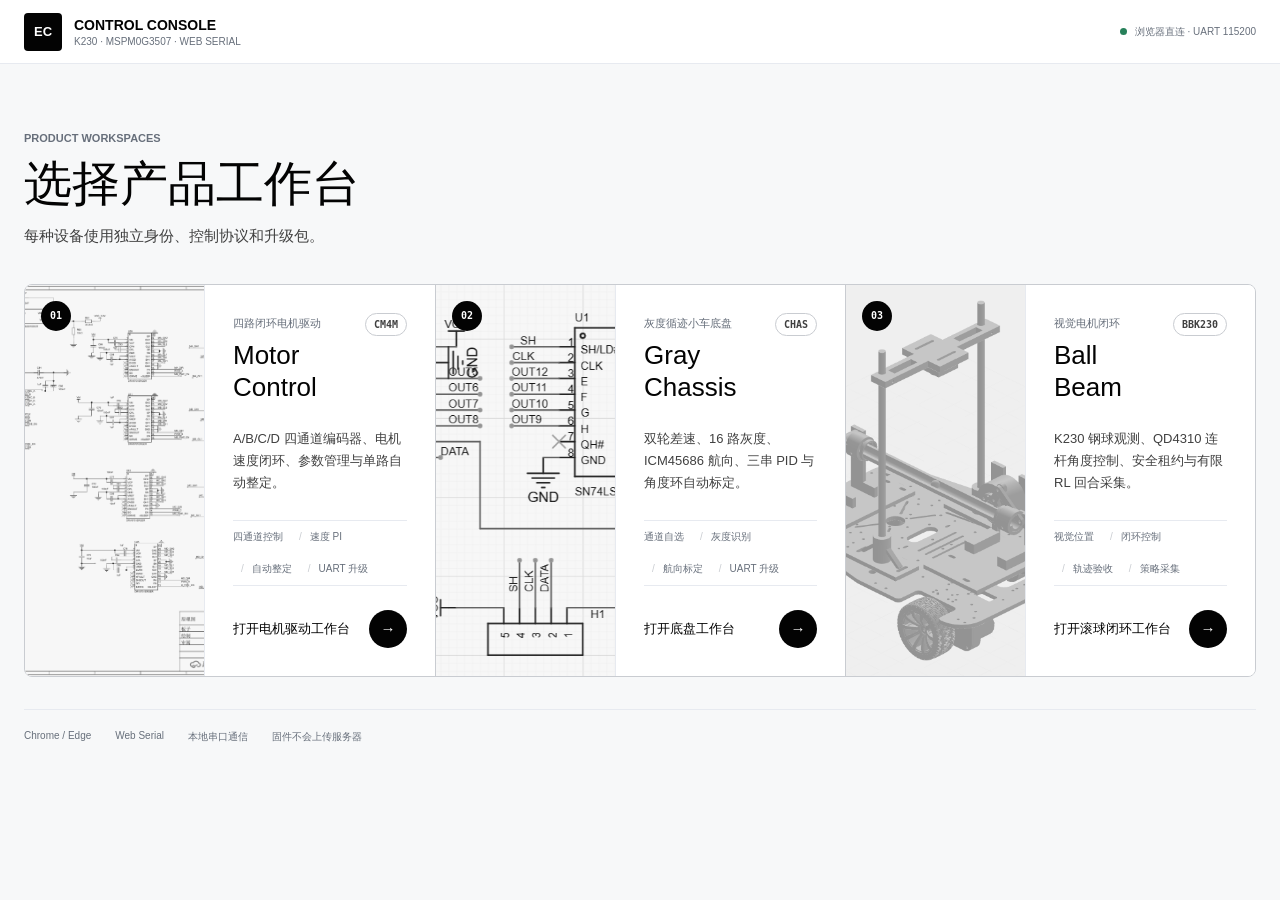
<file: index.html>
<!doctype html>
<html lang="zh-CN">
  <head>
    <meta charset="utf-8">
    <meta name="viewport" content="width=device-width, initial-scale=1">
    <meta name="theme-color" content="#ffffff">
    <title>Embedded Control Console</title>
    <link rel="icon" href="data:,">
    <link rel="stylesheet" href="./product-selector.css?v=20260726-1">
    <link rel="stylesheet" href="./editorial-ui.css?v=20260728-1">
  </head>
  <body class="selector-console">
    <header class="selector-header">
      <a class="selector-brand" href="./index.html" aria-label="返回产品选择">
        <span class="selector-mark">EC</span>
        <span><strong>CONTROL CONSOLE</strong><small>K230 · MSPM0G3507 · WEB SERIAL</small></span>
      </a>
      <span class="selector-link-state"><i></i> 浏览器直连 · UART 115200</span>
    </header>

    <main class="selector-main">
      <header class="selector-title">
        <span>PRODUCT WORKSPACES</span>
        <h1>选择产品工作台</h1>
        <p>每种设备使用独立身份、控制协议和升级包。</p>
      </header>

      <section class="product-grid" aria-label="产品类型">
        <a class="product-card product-card--motor" href="./motor.html" aria-label="打开 4 路闭环电机驱动工作台">
          <div class="product-media">
            <img src="./assets/motor-controller-schematic.png" alt="四路闭环电机驱动板原理图">
            <span class="product-index">01</span>
          </div>
          <div class="product-body">
            <div class="product-heading">
              <div>
                <span class="product-kind">四路闭环电机驱动</span>
                <h2>Motor Control</h2>
              </div>
              <span class="product-status">CM4M</span>
            </div>
            <p>A/B/C/D 四通道编码器、电机速度闭环、参数管理与单路自动整定。</p>
            <ul class="capability-list" aria-label="支持能力">
              <li>四通道控制</li><li>速度 PI</li><li>自动整定</li><li>UART 升级</li>
            </ul>
            <div class="open-product"><span>打开电机驱动工作台</span><b aria-hidden="true">→</b></div>
          </div>
        </a>

        <a class="product-card product-card--chassis" href="./chassis.html" aria-label="打开灰度循迹小车底盘工作台">
          <div class="product-media product-media--chassis">
            <img src="./assets/gray16-interface.png" alt="16 路灰度传感器接口原理图">
            <span class="product-index">02</span>
          </div>
          <div class="product-body">
            <div class="product-heading">
              <div>
                <span class="product-kind">灰度循迹小车底盘</span>
                <h2>Gray Chassis</h2>
              </div>
              <span class="product-status product-status--green">CHAS</span>
            </div>
            <p>双轮差速、16 路灰度、ICM45686 航向、三串 PID 与角度环自动标定。</p>
            <ul class="capability-list" aria-label="支持能力">
              <li>通道自选</li><li>灰度识别</li><li>航向标定</li><li>UART 升级</li>
            </ul>
            <div class="open-product"><span>打开底盘工作台</span><b aria-hidden="true">→</b></div>
          </div>
        </a>

        <a class="product-card product-card--ballbeam" href="./ballbeam.html" aria-label="打开车载平衡滚球闭环工作台">
          <div class="product-media product-media--ballbeam">
            <img src="./assets/ballbeam-assembly.png" alt="车载平衡滚球结构装配模型">
            <span class="product-index">03</span>
          </div>
          <div class="product-body">
            <div class="product-heading">
              <div>
                <span class="product-kind">视觉电机闭环</span>
                <h2>Ball Beam</h2>
              </div>
              <span class="product-status product-status--cyan">BBK230</span>
            </div>
            <p>K230 钢球观测、QD4310 连杆角度控制、安全租约与有限 RL 回合采集。</p>
            <ul class="capability-list" aria-label="支持能力">
              <li>视觉位置</li><li>闭环控制</li><li>轨迹验收</li><li>策略采集</li>
            </ul>
            <div class="open-product"><span>打开滚球闭环工作台</span><b aria-hidden="true">→</b></div>
          </div>
        </a>
      </section>

      <footer class="selector-footer">
        <span>Chrome / Edge</span><span>Web Serial</span><span>本地串口通信</span><span>固件不会上传服务器</span>
      </footer>
    </main>
  </body>
</html>
</file>
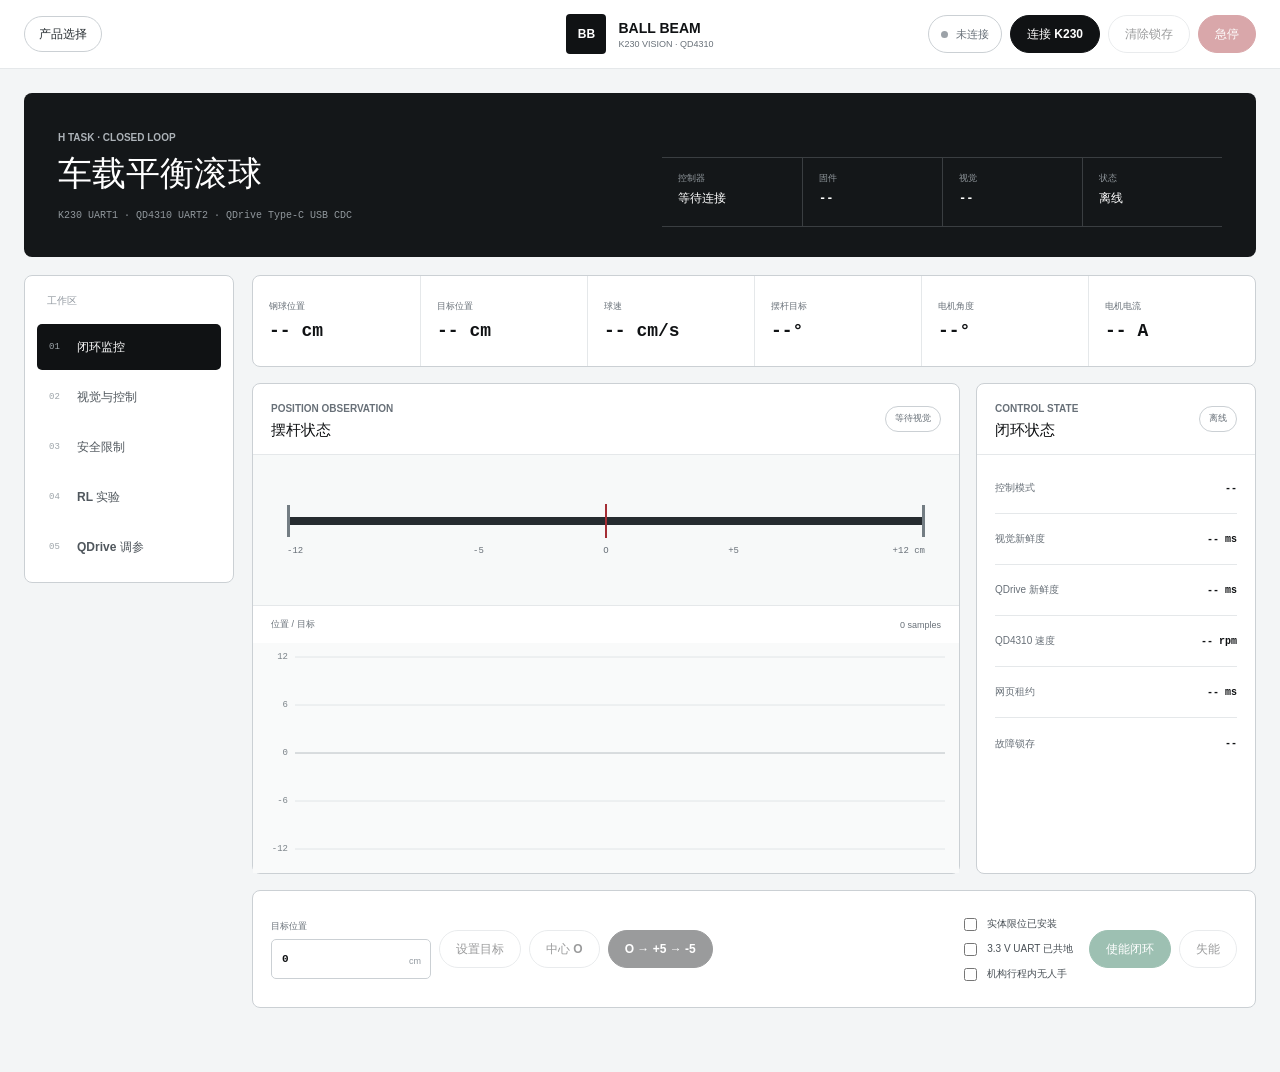
<file: ballbeam.html>
<!doctype html>
<html lang="zh-CN">
  <head>
    <meta charset="utf-8">
    <meta name="viewport" content="width=device-width, initial-scale=1">
    <meta name="theme-color" content="#ffffff">
    <title>车载平衡滚球闭环</title>
    <link rel="icon" href="data:,">
    <link rel="stylesheet" href="./ballbeam.css?v=20260731-1">
  </head>
  <body>
    <header class="app-header">
      <div class="app-header__inner">
        <a class="product-switch-link" href="./index.html">产品选择</a>
        <a class="brand" href="./index.html" aria-label="返回产品选择">
          <span class="brand-mark">BB</span>
          <span><strong>BALL BEAM</strong><small>K230 VISION · QD4310</small></span>
        </a>
        <div class="header-controls">
          <div class="connection-state" id="connection-state" data-state="offline">
            <span class="status-dot"></span><span id="connection-label">未连接</span>
          </div>
          <button class="button primary" id="connect-button" type="button">连接 K230</button>
          <button class="button secondary" id="clear-fault-button" type="button" disabled>清除锁存</button>
          <button class="button danger" id="estop-button" type="button" disabled>急停</button>
        </div>
      </div>
    </header>

    <main class="app-shell">
      <div class="support-banner" id="support-banner" hidden>当前浏览器不能使用 Web Serial。</div>

      <header class="workspace-header">
        <div class="workspace-title">
          <span class="kicker">H TASK · CLOSED LOOP</span>
          <h1>车载平衡滚球</h1>
          <span class="workspace-interface">K230 UART1 · QD4310 UART2 · QDrive Type-C USB CDC</span>
        </div>
        <dl class="identity-strip">
          <div><dt>控制器</dt><dd id="device-name">等待连接</dd></div>
          <div><dt>固件</dt><dd id="firmware-version">--</dd></div>
          <div><dt>视觉</dt><dd id="vision-state">--</dd></div>
          <div><dt>状态</dt><dd id="state-value">离线</dd></div>
        </dl>
      </header>

      <div class="workspace">
        <nav class="tabs" role="tablist" aria-label="滚球闭环工作区">
          <span class="tabs-label">工作区</span>
          <button class="tab is-active" type="button" data-view="monitor" role="tab" aria-selected="true"><span>01</span>闭环监控</button>
          <button class="tab" type="button" data-view="vision" role="tab" aria-selected="false"><span>02</span>视觉与控制</button>
          <button class="tab" type="button" data-view="safety" role="tab" aria-selected="false"><span>03</span>安全限制</button>
          <button class="tab" type="button" data-view="experiment" role="tab" aria-selected="false"><span>04</span>RL 实验</button>
          <button class="tab" type="button" data-view="qdrive" role="tab" aria-selected="false"><span>05</span>QDrive 调参</button>
        </nav>

        <div class="workspace-content">
          <section class="view is-active" data-panel="monitor">
            <div class="metric-band">
              <div><span>钢球位置</span><strong id="ball-position">-- cm</strong></div>
              <div><span>目标位置</span><strong id="target-position">-- cm</strong></div>
              <div><span>球速</span><strong id="ball-velocity">-- cm/s</strong></div>
              <div><span>摆杆目标</span><strong id="beam-angle">--°</strong></div>
              <div><span>电机角度</span><strong id="motor-angle">--°</strong></div>
              <div><span>电机电流</span><strong id="motor-current">-- A</strong></div>
            </div>

            <div class="monitor-layout">
              <section class="panel beam-panel">
                <header class="panel-header">
                  <div><span class="panel-kicker">POSITION OBSERVATION</span><h2>摆杆状态</h2></div>
                  <span class="badge" id="tracking-badge">等待视觉</span>
                </header>
                <div class="beam-stage" aria-label="钢球在 25 厘米摆杆上的位置">
                  <div class="beam-rule"><i id="target-marker"></i><b id="ball-marker"></b></div>
                  <div class="beam-scale"><span>-12</span><span>-5</span><span>O</span><span>+5</span><span>+12 cm</span></div>
                </div>
                <div class="chart-heading"><span>位置 / 目标</span><span id="chart-window">0 samples</span></div>
                <canvas class="trace-chart" id="position-chart" width="960" height="230" aria-label="钢球位置与目标曲线"></canvas>
              </section>

              <aside class="panel status-panel">
                <header class="panel-header">
                  <div><span class="panel-kicker">CONTROL STATE</span><h2>闭环状态</h2></div>
                  <span class="badge" id="control-state-badge">离线</span>
                </header>
                <dl class="value-list">
                  <div><dt>控制模式</dt><dd id="control-mode">--</dd></div>
                  <div><dt>视觉新鲜度</dt><dd id="vision-age">-- ms</dd></div>
                  <div><dt>QDrive 新鲜度</dt><dd id="qdrive-age">-- ms</dd></div>
                  <div><dt>QD4310 速度</dt><dd id="motor-speed">-- rpm</dd></div>
                  <div><dt>网页租约</dt><dd id="lease-age">-- ms</dd></div>
                  <div><dt>故障锁存</dt><dd id="fault-code">--</dd></div>
                </dl>
              </aside>
            </div>

            <section class="control-band">
              <div class="target-control">
                <label><span>目标位置</span><input id="target-input" type="number" min="-12" max="12" step="0.1" value="0"><em>cm</em></label>
                <button class="button secondary" id="send-target-button" type="button" disabled>设置目标</button>
                <button class="button secondary" id="center-button" type="button" disabled>中心 O</button>
                <button class="button primary" id="sequence-button" type="button" disabled>O → +5 → -5</button>
              </div>
              <div class="arm-control">
                <div class="confirmations">
                  <label><input id="confirm-limits" type="checkbox"><span>实体限位已安装</span></label>
                  <label><input id="confirm-ground" type="checkbox"><span>3.3 V UART 已共地</span></label>
                  <label><input id="confirm-clear" type="checkbox"><span>机构行程内无人手</span></label>
                </div>
                <button class="button primary green" id="arm-button" type="button" disabled>使能闭环</button>
                <button class="button secondary" id="disarm-button" type="button" disabled>失能</button>
              </div>
            </section>
          </section>

          <section class="view" data-panel="vision">
            <header class="section-heading">
              <div><span class="kicker">CALIBRATION / BASELINE</span><h2>位置标定与基线控制</h2></div>
              <button class="button primary" id="apply-vision-button" type="button" disabled>写入 K230 RAM</button>
            </header>
            <div class="form-layout">
              <fieldset>
                <legend>摆杆端点</legend>
                <div class="input-grid four">
                  <label><span>左端 X</span><input id="left-x" type="number" step="1" value="90"><em>px</em></label>
                  <label><span>左端 Y</span><input id="left-y" type="number" step="1" value="250"><em>px</em></label>
                  <label><span>右端 X</span><input id="right-x" type="number" step="1" value="710"><em>px</em></label>
                  <label><span>右端 Y</span><input id="right-y" type="number" step="1" value="250"><em>px</em></label>
                </div>
              </fieldset>
              <fieldset>
                <legend>控制取球 ROI</legend>
                <div class="input-grid four">
                  <label><span>X</span><input id="roi-x" type="number" min="0" step="1" value="40"><em>px</em></label>
                  <label><span>Y</span><input id="roi-y" type="number" min="0" step="1" value="170"><em>px</em></label>
                  <label><span>宽</span><input id="roi-width" type="number" min="32" step="1" value="720"><em>px</em></label>
                  <label><span>高</span><input id="roi-height" type="number" min="32" step="1" value="160"><em>px</em></label>
                </div>
              </fieldset>
              <fieldset>
                <legend>位置控制 PID</legend>
                <div class="input-grid four">
                  <label><span>Kp</span><input id="gain-kp" type="number" min="0" max="20" step="0.001" value="0.55"></label>
                  <label><span>Ki</span><input id="gain-ki" type="number" min="0" max="20" step="0.001" value="0.04"></label>
                  <label><span>Kd</span><input id="gain-kd" type="number" min="0" max="20" step="0.001" value="0.18"></label>
                  <label><span>方向</span><select id="control-sign"><option value="1">+1</option><option value="-1">-1</option></select></label>
                </div>
              </fieldset>
            </div>
          </section>

          <section class="view" data-panel="safety">
            <header class="section-heading">
              <div><span class="kicker">STRUCTURE / FAILSAFE</span><h2>结构与通信限制</h2></div>
              <button class="button primary" id="apply-safety-button" type="button" disabled>写入 K230 RAM</button>
            </header>
            <div class="safety-layout">
              <fieldset>
                <legend>QD4310 绝对角度</legend>
                <div class="input-grid three">
                  <label><span>下限</span><input id="motor-min" type="number" step="0.001" value="17.826"><em>°</em></label>
                  <label><span>中位</span><input id="motor-neutral" type="number" step="0.001" value="60"><em>°</em></label>
                  <label><span>上限</span><input id="motor-max" type="number" step="0.001" value="92.817"><em>°</em></label>
                </div>
              </fieldset>
              <fieldset>
                <legend>摆杆与动作</legend>
                <div class="input-grid three">
                  <label><span>摆杆下限</span><input id="beam-min" type="number" step="0.1" value="-6"><em>°</em></label>
                  <label><span>摆杆上限</span><input id="beam-max" type="number" step="0.1" value="6"><em>°</em></label>
                  <label><span>电机单步</span><input id="motor-step" type="number" min="0.1" max="8" step="0.1" value="2"><em>°</em></label>
                </div>
              </fieldset>
              <fieldset>
                <legend>失效时间</legend>
                <div class="input-grid three">
                  <label><span>视觉超时</span><input id="vision-timeout" type="number" min="80" max="1000" step="10" value="180"><em>ms</em></label>
                  <label><span>QDrive 超时</span><input id="qdrive-timeout" type="number" min="30" max="500" step="10" value="90"><em>ms</em></label>
                  <label><span>网页租约</span><input id="lease-timeout" type="number" min="300" max="2000" step="50" value="600"><em>ms</em></label>
                </div>
              </fieldset>
              <fieldset>
                <legend>运行门限</legend>
                <div class="input-grid three">
                  <label><span>最大电流</span><input id="max-current" type="number" min="0.1" max="5" step="0.1" value="1.5"><em>A</em></label>
                  <label><span>最大球速</span><input id="max-ball-speed" type="number" min="5" max="300" step="1" value="80"><em>cm/s</em></label>
                  <label><span>积分限幅</span><input id="integral-limit" type="number" min="0.1" max="100" step="0.1" value="12"></label>
                </div>
              </fieldset>
            </div>
            <div class="risk-strip">
              <div><span>机械限位</span><strong>必需</strong></div>
              <div><span>K230 突然断电</span><strong>QDrive watchdog 待重构</strong></div>
              <div><span>当前参数存储</span><strong>仅 K230 RAM</strong></div>
            </div>
          </section>

          <section class="view" data-panel="experiment">
            <header class="section-heading">
              <div><span class="kicker">BOUNDED POLICY EVALUATION</span><h2>RL 数据与候选策略</h2></div>
              <span class="badge" id="episode-badge">待机</span>
            </header>
            <div class="experiment-layout">
              <section class="panel policy-panel">
                <header class="panel-header"><div><span class="panel-kicker">AFFINE RESIDUAL</span><h2>候选策略</h2></div></header>
                <div class="policy-grid">
                  <label><span>位置误差权重</span><input id="policy-w0" type="number" min="-10" max="10" step="0.001" value="0"></label>
                  <label><span>球速权重</span><input id="policy-w1" type="number" min="-10" max="10" step="0.001" value="0"></label>
                  <label><span>摆角权重</span><input id="policy-w2" type="number" min="-10" max="10" step="0.001" value="0"></label>
                  <label><span>目标权重</span><input id="policy-w3" type="number" min="-10" max="10" step="0.001" value="0"></label>
                  <label><span>偏置</span><input id="policy-bias" type="number" min="-3" max="3" step="0.001" value="0"><em>°</em></label>
                  <label><span>残差限幅</span><input id="policy-limit" type="number" min="0" max="3" step="0.1" value="1"><em>°</em></label>
                </div>
                <div class="button-row">
                  <label class="file-button"><input id="policy-file" type="file" accept="application/json,.json"><span>载入 JSON</span></label>
                  <button class="button primary" id="apply-policy-button" type="button" disabled>写入候选</button>
                </div>
              </section>

              <section class="panel episode-panel">
                <header class="panel-header"><div><span class="panel-kicker">FINITE EPISODE</span><h2>实验回合</h2></div></header>
                <div class="episode-controls">
                  <label><span>模式</span><select id="episode-mode"><option value="baseline">基线控制</option><option value="policy">候选策略</option></select></label>
                  <label><span>目标</span><input id="episode-target" type="number" min="-12" max="12" step="0.1" value="0"><em>cm</em></label>
                  <label><span>时长</span><input id="episode-duration" type="number" min="1" max="20" step="1" value="8"><em>s</em></label>
                </div>
                <div class="button-row">
                  <button class="button primary green" id="start-episode-button" type="button" disabled>开始采集</button>
                  <button class="button secondary" id="stop-episode-button" type="button" disabled>停止并失能</button>
                  <button class="button secondary" id="export-episode-button" type="button" disabled>导出 CSV</button>
                </div>
              </section>
            </div>

            <section class="report-band">
              <div><span>样本</span><strong id="report-samples">--</strong></div>
              <div><span>时长</span><strong id="report-duration">-- s</strong></div>
              <div><span>平均绝对误差</span><strong id="report-mae">-- cm</strong></div>
              <div><span>最大绝对误差</span><strong id="report-max-error">-- cm</strong></div>
              <div><span>±1 cm 占比</span><strong id="report-within">--%</strong></div>
              <div><span>峰值电流</span><strong id="report-current">-- A</strong></div>
            </section>
            <section class="event-console">
              <header><span>EVENT LOG</span><button id="clear-log-button" type="button" aria-label="清空事件日志" title="清空事件日志">×</button></header>
              <pre id="event-log">等待连接</pre>
            </section>
          </section>

          <section class="view" data-panel="qdrive">
            <header class="section-heading qdrive-heading">
              <div><span class="kicker">TYPE-C / LETTERSHELL</span><h2>QD4310 调参与诊断</h2></div>
              <div class="qdrive-connect-row">
                <label><span>串口波特率</span><select id="qdrive-baud-rate">
                  <option value="115200">115200</option><option value="230400">230400</option>
                  <option value="460800">460800</option><option value="921600">921600</option>
                  <option value="1000000">1000000</option><option value="2000000">2000000</option>
                  <option value="4000000">4000000</option>
                </select></label>
                <span class="badge" id="qdrive-connection-badge">未连接</span>
                <button class="button primary" id="qdrive-connect-button" type="button">连接 QDrive Type-C</button>
              </div>
            </header>

            <div class="qdrive-console-layout">
              <section class="panel qdrive-terminal-panel">
                <header class="panel-header">
                  <div><span class="panel-kicker">USB CDC TERMINAL</span><h2>LetterShell 终端</h2></div>
                  <button class="icon-button" id="qdrive-terminal-clear" type="button" aria-label="清空 QDrive 终端" title="清空终端">×</button>
                </header>
                <pre id="qdrive-terminal-output" tabindex="0">等待 QDrive Type-C 连接</pre>
                <form class="qdrive-terminal-form" id="qdrive-terminal-form">
                  <label><span>命令</span><input id="qdrive-terminal-input" type="text" autocomplete="off" spellcheck="false" placeholder="status"></label>
                  <button class="button primary" id="qdrive-terminal-send" type="submit" disabled>发送</button>
                </form>
              </section>

              <aside class="panel qdrive-device-panel">
                <header class="panel-header">
                  <div><span class="panel-kicker">DEVICE / MOTOR</span><h2>设备状态</h2></div>
                  <button class="button secondary compact" id="qdrive-read-device" type="button" disabled>读取设备</button>
                </header>
                <dl class="value-list">
                  <div><dt>硬件</dt><dd id="qdrive-hardware">--</dd></div>
                  <div><dt>固件</dt><dd id="qdrive-software">--</dd></div>
                  <div><dt>驱动状态</dt><dd id="qdrive-drive-state">--</dd></div>
                  <div><dt>控制模式</dt><dd id="qdrive-control-mode">--</dd></div>
                  <div><dt>CAN ID</dt><dd id="qdrive-can-id-value">--</dd></div>
                  <div><dt>母线电压</dt><dd id="qdrive-voltage">-- V</dd></div>
                </dl>
                <div class="qdrive-status-actions">
                  <button class="button secondary" id="qdrive-read-status" type="button" disabled>刷新状态</button>
                  <button class="button secondary" id="qdrive-read-config" type="button" disabled>读取参数</button>
                </div>
              </aside>
            </div>

            <section class="panel qdrive-waveform-panel">
              <header class="panel-header">
                <div><span class="panel-kicker">STATUS POLLING</span><h2>电流 / 速度 / 角度波形</h2></div>
                <div class="qdrive-wave-controls">
                  <label><span>采样率</span><select id="qdrive-wave-frequency"><option>30</option><option>60</option><option>90</option><option>120</option></select><em>Hz</em></label>
                  <button class="button primary" id="qdrive-wave-toggle" type="button" disabled>开始绘制</button>
                  <button class="button secondary" id="qdrive-wave-export" type="button" disabled>导出 CSV</button>
                </div>
              </header>
              <div class="qdrive-wave-grid">
                <article><header><span>电流</span><strong id="qdrive-current">-- A</strong></header><canvas id="qdrive-current-chart" width="960" height="180" aria-label="QDrive 电流波形"></canvas></article>
                <article><header><span>速度</span><strong id="qdrive-speed">-- rpm</strong></header><canvas id="qdrive-speed-chart" width="960" height="180" aria-label="QDrive 速度波形"></canvas></article>
                <article><header><span>角度</span><strong id="qdrive-angle">-- rad</strong></header><canvas id="qdrive-angle-chart" width="960" height="180" aria-label="QDrive 角度波形"></canvas></article>
              </div>
            </section>

            <div class="qdrive-control-layout">
              <section class="panel qdrive-direct-panel">
                <header class="panel-header"><div><span class="panel-kicker">DIRECT CONTROL</span><h2>直接控制</h2></div></header>
                <div class="qdrive-direct-body">
                  <div class="qdrive-direct-form">
                    <label><span>模式</span><select id="qdrive-ctrl-mode">
                      <option value="current">电流</option><option value="speed">速度</option>
                      <option value="low_speed">低速</option><option value="angle">绝对角度</option>
                      <option value="step_angle">步进角度</option>
                    </select></label>
                    <label><span>控制量</span><input id="qdrive-ctrl-value" type="number" step="0.001" value="0"><em id="qdrive-ctrl-unit">A</em></label>
                    <button class="button primary" id="qdrive-ctrl-send" type="button" disabled>发送控制量</button>
                  </div>
                  <div class="confirmations qdrive-confirmations">
                    <label><input id="qdrive-confirm-clear" type="checkbox"><span>机构架空且行程内无人手</span></label>
                    <label><input id="qdrive-confirm-k230" type="checkbox"><span>K230 闭环已失能</span></label>
                    <label><input id="qdrive-confirm-limits" type="checkbox"><span>电流与速度限制已核对</span></label>
                  </div>
                  <div class="button-row">
                    <button class="button primary green" id="qdrive-enable" type="button" disabled>使能 QDrive</button>
                    <button class="button danger" id="qdrive-disable" type="button" disabled>立即失能</button>
                  </div>
                </div>
              </section>

              <section class="panel qdrive-parameter-panel">
                <header class="panel-header">
                  <div><span class="panel-kicker">RUNTIME CONFIG</span><h2>PID 与限制参数</h2></div>
                  <button class="button primary compact" id="qdrive-apply-config" type="button" disabled>设置到 RAM</button>
                </header>
                <div class="qdrive-parameter-body">
                  <fieldset><legend>速度环 PID</legend><div class="input-grid three">
                    <label><span>Kp</span><input data-qdrive-config-key="pid.speed.kp" type="number" step="0.000001"></label>
                    <label><span>Ki</span><input data-qdrive-config-key="pid.speed.ki" type="number" step="0.000001"></label>
                    <label><span>Kd</span><input data-qdrive-config-key="pid.speed.kd" type="number" step="0.000001"></label>
                  </div></fieldset>
                  <fieldset><legend>角度环 PID</legend><div class="input-grid three">
                    <label><span>Kp</span><input data-qdrive-config-key="pid.angle.kp" type="number" step="0.000001"></label>
                    <label><span>Ki</span><input data-qdrive-config-key="pid.angle.ki" type="number" step="0.000001"></label>
                    <label><span>Kd</span><input data-qdrive-config-key="pid.angle.kd" type="number" step="0.000001"></label>
                  </div></fieldset>
                  <fieldset><legend>限制与通信</legend><div class="input-grid three">
                    <label><span>最大电流</span><input data-qdrive-config-key="limit.current" type="number" min="0" max="1.65" step="0.001"><em>A</em></label>
                    <label><span>最大速度</span><input data-qdrive-config-key="limit.speed" type="number" min="0" max="1000" step="0.1"><em>rpm</em></label>
                    <label><span>CAN ID</span><input data-qdrive-config-key="can.id" type="number" min="0" max="7" step="1"></label>
                    <label><span>通信超时</span><input data-qdrive-config-key="timeout" id="qdrive-timeout-input" type="number" min="0" step="0.01"><em>s</em></label>
                    <label><span>UART 波特率</span><input data-qdrive-config-key="uart.baud_rate" type="number" min="10000" max="10000000" step="1"><em>bps</em></label>
                    <span class="config-support" id="qdrive-timeout-support">读取参数后识别支持状态</span>
                  </div></fieldset>
                </div>
              </section>
            </div>

            <section class="qdrive-maintenance-band">
              <div><span>零点</span><button class="button secondary" id="qdrive-zero" type="button" disabled>设置当前位置</button></div>
              <div><span>校准</span><button class="button secondary" id="qdrive-calibrate" type="button" disabled>开始校准</button></div>
              <div><span>持久化</span><button class="button secondary" id="qdrive-store" type="button" disabled>存储参数</button></div>
              <div><span>默认值</span><button class="button secondary" id="qdrive-restore" type="button" disabled>恢复默认</button></div>
              <div><span>设备</span><button class="button secondary" id="qdrive-reboot" type="button" disabled>重启</button></div>
              <div><span>WebUSB</span><button class="button primary" id="qdrive-upgrade" type="button">固件升级</button></div>
            </section>
          </section>
        </div>
      </div>
    </main>

    <dialog class="qdrive-dialog" id="qdrive-confirm-dialog">
      <form method="dialog">
        <header><span class="panel-kicker">CONFIRM ACTION</span><h2 id="qdrive-confirm-title">确认操作</h2></header>
        <p id="qdrive-confirm-description"></p>
        <div class="button-row"><button class="button secondary" value="cancel">取消</button><button class="button danger" id="qdrive-confirm-ok" value="confirm">确认</button></div>
      </form>
    </dialog>

    <dialog class="qdrive-dialog qdrive-dfu-dialog" id="qdrive-dfu-dialog">
      <form method="dialog">
        <header><span class="panel-kicker">STM32 DFUSE / WEBUSB</span><h2>QD4310 固件升级</h2></header>
        <div class="qdrive-dfu-steps">
          <label class="file-button"><input id="qdrive-dfu-file" type="file" accept=".dfu"><span>选择 .dfu 文件</span></label>
          <strong id="qdrive-dfu-file-name">未选择文件</strong>
          <button class="button secondary" id="qdrive-dfu-device" type="button">选择 DFU 设备</button>
          <strong id="qdrive-dfu-device-name">未选择设备</strong>
        </div>
        <progress id="qdrive-dfu-progress" max="1" value="0"></progress>
        <p id="qdrive-dfu-status">等待本地文件与 WebUSB DFU 设备</p>
        <div class="button-row"><button class="button secondary" value="cancel">关闭</button><button class="button danger" id="qdrive-dfu-start" type="button" disabled>开始写入</button></div>
      </form>
    </dialog>

    <div class="toast" id="toast" role="status" aria-live="polite" hidden></div>
    <script type="module" src="./ballbeam_app.mjs?v=20260731-1"></script>
  </body>
</html>
</file>
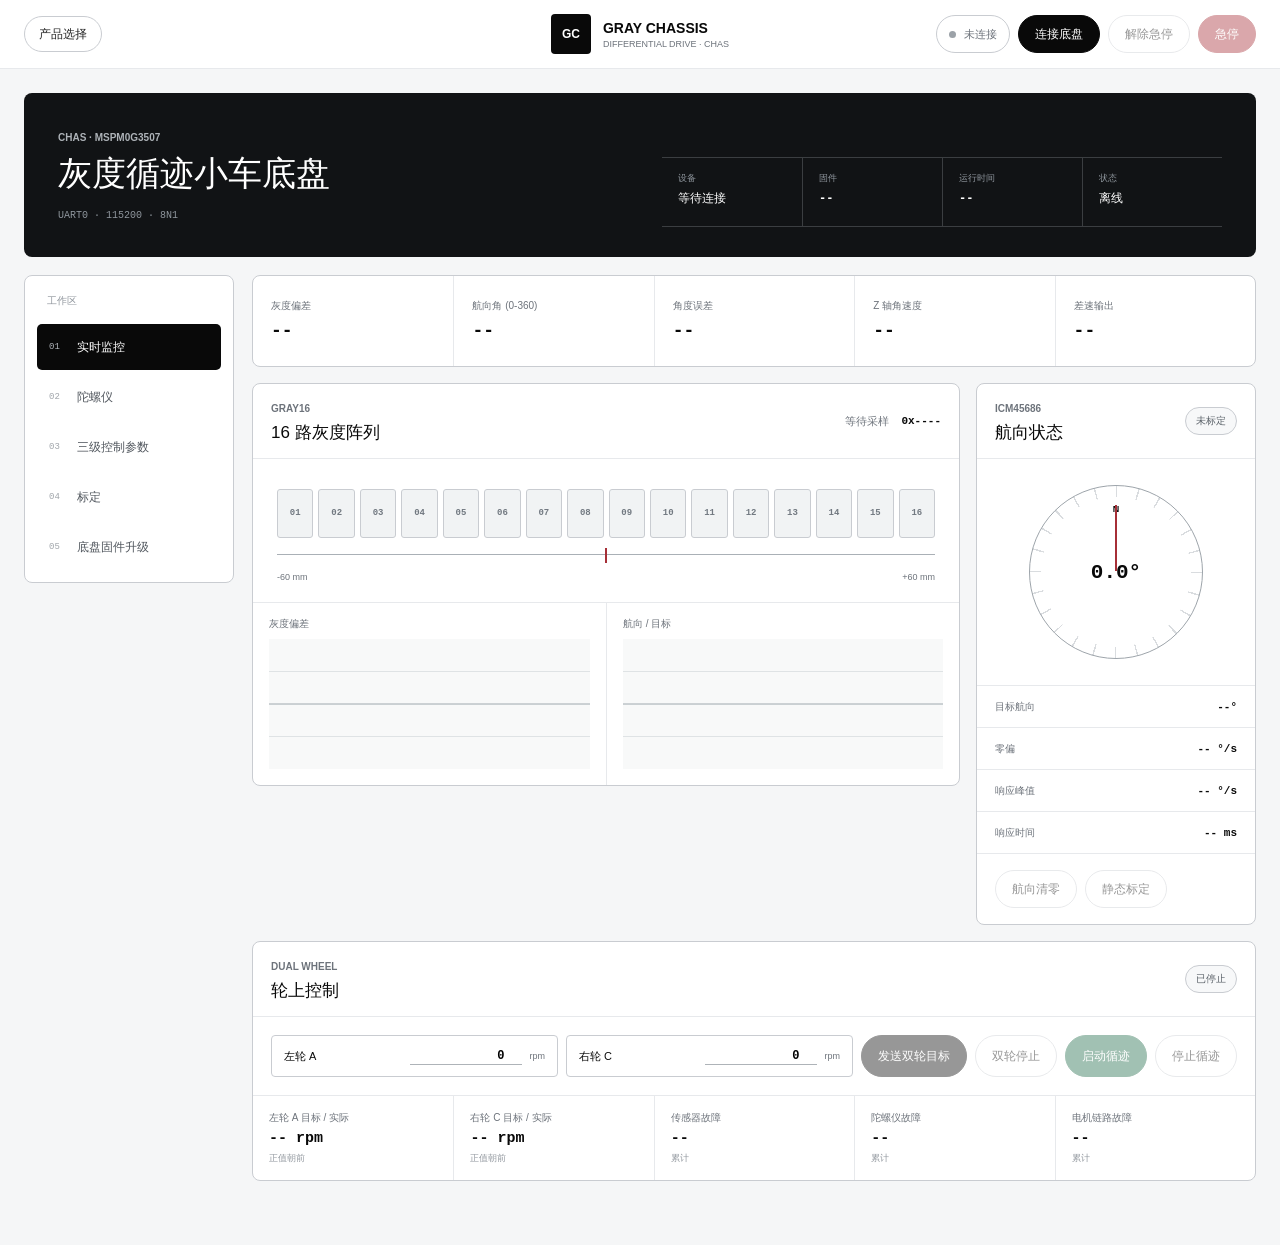
<file: chassis.html>
<!doctype html>
<html lang="zh-CN">
  <head>
    <meta charset="utf-8">
    <meta name="viewport" content="width=device-width, initial-scale=1">
    <meta name="theme-color" content="#ffffff">
    <title>灰度循迹小车底盘</title>
    <link rel="icon" href="data:,">
    <link rel="stylesheet" href="./chassis.css?v=20260729-4">
  </head>
  <body class="chassis-console">
    <header class="app-header">
      <div class="app-header__inner">
        <a class="product-switch-link" href="./index.html">产品选择</a>
        <a class="brand" href="./index.html" aria-label="返回产品选择">
          <span class="brand-mark">GC</span>
          <span><strong>GRAY CHASSIS</strong><small>DIFFERENTIAL DRIVE · CHAS</small></span>
        </a>
        <div class="header-controls">
          <div class="connection-state" id="connection-state" data-state="offline">
            <span class="status-dot"></span><span id="connection-label">未连接</span>
          </div>
          <button class="button primary" id="connect-button" type="button">连接底盘</button>
          <button class="button secondary" id="clear-estop-button" type="button" disabled>解除急停</button>
          <button class="button danger" id="estop-button" type="button" disabled>急停</button>
        </div>
      </div>
    </header>

    <main class="app-shell">
      <div class="support-banner" id="support-banner" hidden>当前浏览器不能使用 Web Serial。</div>

      <header class="workspace-header">
        <div class="workspace-title">
          <span class="kicker">CHAS · MSPM0G3507</span>
          <h1>灰度循迹小车底盘</h1>
          <span class="workspace-interface">UART0 · 115200 · 8N1</span>
        </div>
        <dl class="identity-strip">
          <div><dt>设备</dt><dd id="device-name">等待连接</dd></div>
          <div><dt>固件</dt><dd id="firmware-version">--</dd></div>
          <div><dt>运行时间</dt><dd id="uptime-value">--</dd></div>
          <div><dt>状态</dt><dd id="state-value">离线</dd></div>
        </dl>
      </header>

      <div class="chassis-workspace">
        <nav class="tabs" role="tablist" aria-label="底盘工作区">
          <span class="tabs-label">工作区</span>
          <button class="tab is-active" type="button" data-view="monitor" role="tab" aria-selected="true"><span>01</span>实时监控</button>
          <button class="tab" type="button" data-view="imu" role="tab" aria-selected="false"><span>02</span>陀螺仪</button>
          <button class="tab" type="button" data-view="parameters" role="tab" aria-selected="false"><span>03</span>三级控制参数</button>
          <button class="tab" type="button" data-view="calibration" role="tab" aria-selected="false"><span>04</span>标定</button>
          <button class="tab" type="button" data-view="update" role="tab" aria-selected="false"><span>05</span>底盘固件升级</button>
        </nav>

        <div class="workspace-content">

      <section class="view is-active" data-panel="monitor">
        <div class="metric-band">
          <div><span>灰度偏差</span><strong id="line-error">-- mm</strong></div>
          <div><span>航向角 (0-360)</span><strong id="yaw-value">--°</strong></div>
          <div><span>角度误差</span><strong id="angle-error">--°</strong></div>
          <div><span>Z 轴角速度</span><strong id="gyro-value">-- °/s</strong></div>
          <div><span>差速输出</span><strong id="steer-value">-- mm/s</strong></div>
        </div>

        <div class="monitor-grid">
          <section class="panel sensor-panel">
            <header class="panel-header">
              <div><span class="panel-kicker">GRAY16</span><h2>16 路灰度阵列</h2></div>
              <div class="inline-status"><span id="line-state">等待采样</span><strong id="gray-bits">0x----</strong></div>
            </header>
            <div class="sensor-track" id="sensor-track" aria-label="16 路灰度状态"></div>
            <div class="line-scale"><span>-60 mm</span><i id="line-cursor"></i><span>+60 mm</span></div>
            <div class="chart-grid">
              <div><span>灰度偏差</span><canvas id="line-chart" width="720" height="160"></canvas></div>
              <div><span>航向 / 目标</span><canvas id="yaw-chart" width="720" height="160"></canvas></div>
            </div>
          </section>

          <aside class="panel imu-panel">
            <header class="panel-header">
              <div><span class="panel-kicker">ICM45686</span><h2>航向状态</h2></div>
              <span class="badge" id="imu-state">未标定</span>
            </header>
            <div class="yaw-dial" aria-label="航向角表盘">
              <div class="yaw-needle" id="yaw-needle"></div>
              <span>N</span><strong id="yaw-dial-value">0.0°</strong>
            </div>
            <dl class="value-list">
              <div><dt>目标航向</dt><dd id="yaw-reference">--°</dd></div>
              <div><dt>零偏</dt><dd id="imu-bias">-- °/s</dd></div>
              <div><dt>响应峰值</dt><dd id="peak-gyro">-- °/s</dd></div>
              <div><dt>响应时间</dt><dd id="response-time">-- ms</dd></div>
            </dl>
            <div class="button-row">
              <button class="button secondary" id="zero-yaw-button" type="button" disabled>航向清零</button>
              <button class="button secondary" id="gyro-cal-button" type="button" disabled>静态标定</button>
            </div>
          </aside>
        </div>

        <section class="panel wheel-panel">
          <header class="panel-header">
            <div><span class="panel-kicker">DUAL WHEEL</span><h2>轮上控制</h2></div>
            <span class="badge" id="control-mode">已停止</span>
          </header>
          <div class="wheel-control-grid">
            <label><span id="left-wheel-label">左轮 A</span><input id="left-wheel-target" type="number" step="1" value="0"><em>rpm</em></label>
            <label><span id="right-wheel-label">右轮 C</span><input id="right-wheel-target" type="number" step="1" value="0"><em>rpm</em></label>
            <button class="button primary" id="send-wheels-button" type="button" disabled>发送双轮目标</button>
            <button class="button secondary" id="stop-wheels-button" type="button" disabled>双轮停止</button>
            <button class="button primary green" id="start-tracking-button" type="button" disabled>启动循迹</button>
            <button class="button secondary" id="stop-tracking-button" type="button" disabled>停止循迹</button>
          </div>
          <div class="wheel-status-grid">
            <article><span id="left-wheel-status-label">左轮 A 目标 / 实际</span><strong id="left-wheel-live">-- rpm</strong><small>正值朝前</small></article>
            <article><span id="right-wheel-status-label">右轮 C 目标 / 实际</span><strong id="right-wheel-live">-- rpm</strong><small>正值朝前</small></article>
            <article><span>传感器故障</span><strong id="sensor-failures">--</strong><small>累计</small></article>
            <article><span>陀螺仪故障</span><strong id="imu-failures">--</strong><small>累计</small></article>
            <article><span>电机链路故障</span><strong id="motor-failures">--</strong><small>累计</small></article>
          </div>
        </section>
      </section>

      <section class="view" data-panel="imu">
        <header class="section-heading imu-section-heading">
          <div><span class="kicker">ICM45686 · VEHICLE IMU</span><h2>车载陀螺仪</h2></div>
          <span class="badge" id="imu-console-state">等待连接</span>
        </header>

        <div class="metric-band imu-metric-band">
          <div><span>滤波 Z 角速度</span><strong id="imu-console-gyro">-- °/s</strong></div>
          <div><span>原始 Z 角速度</span><strong id="imu-console-raw-gyro">-- °/s</strong></div>
          <div><span>横滚 Roll</span><strong id="imu-console-roll">--°</strong></div>
          <div><span>俯仰 Pitch</span><strong id="imu-console-pitch">--°</strong></div>
          <div><span>相对航向 Yaw (0-360)</span><strong id="imu-console-yaw">--°</strong></div>
          <div><span>芯片温度</span><strong id="imu-console-temperature">-- °C</strong></div>
        </div>

        <section class="imu-attitude-stage" aria-label="陀螺仪三维姿态">
          <canvas id="imu-orientation-canvas"></canvas>
          <div class="imu-stage-title"><span>3D ATTITUDE</span><strong>ICM45686 姿态</strong></div>
          <div class="imu-stage-readout">
            <span>ROLL / PITCH / YAW</span>
            <strong><b id="imu-model-roll">0.0°</b><b id="imu-model-pitch">0.0°</b><b id="imu-model-yaw">0.0°</b></strong>
          </div>
          <div class="imu-axis-legend" aria-label="传感器坐标轴">
            <span data-axis="x">X 前向</span><span data-axis="y">Y 左向</span><span data-axis="z">Z 向上</span>
          </div>
          <p>六轴融合 · 航向为无磁力计相对角</p>
        </section>

        <div class="imu-workbench">
          <section class="panel imu-waveform-panel">
            <header class="panel-header">
              <div><span class="panel-kicker">LIVE WAVEFORM</span><h2>实时波形</h2></div>
              <span class="waveform-window">约 12.8 s 窗口</span>
            </header>
            <div class="imu-chart-stack">
              <div>
                <header><span>Z 轴角速度</span><span class="chart-legend"><i data-series="raw-gyro"></i>原始 <i data-series="filtered-gyro"></i>滤波</span><strong id="gyro-chart-range">±5 °/s</strong></header>
                <canvas id="gyro-chart" width="960" height="180" aria-label="Z 轴角速度波形"></canvas>
              </div>
              <div>
                <header><span>航向角</span><span class="chart-legend"><i data-series="yaw"></i>当前 <i data-series="reference"></i>目标</span></header>
                <canvas id="imu-yaw-chart" width="960" height="180" aria-label="当前和目标航向波形"></canvas>
              </div>
              <div>
                <header><span>角度误差</span><strong id="imu-error-chart-range">±5°</strong></header>
                <canvas id="imu-error-chart" width="960" height="180" aria-label="角度误差波形"></canvas>
              </div>
            </div>
          </section>

          <aside class="panel imu-console-panel">
            <header class="panel-header">
              <div><span class="panel-kicker">IMU SERVICE</span><h2>状态与操作</h2></div>
              <span class="badge" id="imu-console-cal-state">待机</span>
            </header>
            <dl class="value-list imu-console-values">
              <div><dt>静止检测</dt><dd id="imu-console-stationary">--</dd></div>
              <div><dt>加速度模长</dt><dd id="imu-console-accel-norm">-- g</dd></div>
              <div><dt>陀螺噪声 RMS</dt><dd id="imu-console-noise">-- °/s</dd></div>
              <div><dt>Z 轴零偏</dt><dd id="imu-console-bias">-- °/s</dd></div>
              <div><dt>目标 / 误差</dt><dd><span id="imu-console-reference">--°</span> / <span id="imu-console-error">--°</span></dd></div>
              <div><dt>累计读取故障</dt><dd id="imu-console-failures">--</dd></div>
              <div><dt>标定进度</dt><dd id="imu-console-progress-value">0%</dd></div>
              <div><dt>响应峰值</dt><dd id="imu-console-peak">-- °/s</dd></div>
              <div><dt>响应时间</dt><dd id="imu-console-response">-- ms</dd></div>
            </dl>
            <progress id="imu-console-progress" max="100" value="0"></progress>
            <div class="imu-console-actions">
              <button class="button secondary button-block" id="imu-console-zero-button" type="button" disabled>航向清零</button>
              <label class="confirm-row"><input id="imu-console-still-confirm" type="checkbox"><span>车体静止，陀螺仪已固定</span></label>
              <button class="button primary button-block" id="imu-console-cal-button" type="button" disabled>开始静态标定</button>
            </div>
          </aside>
        </div>
      </section>

      <section class="view" data-panel="parameters">
        <header class="section-heading">
          <div><span class="kicker">CASCADED CONTROL</span><h2>三串 PID 参数</h2></div>
          <div class="button-row">
            <button class="button secondary" id="read-params-button" type="button" disabled>读取</button>
            <button class="button primary" id="apply-params-button" type="button" disabled>写入 RAM</button>
            <button class="button primary green" id="save-params-button" type="button" disabled>保存 Flash</button>
          </div>
        </header>
        <form class="parameter-layout" id="parameter-form">
          <fieldset class="drive-mapping">
            <legend>底盘硬件映射</legend>
            <div class="mapping-controls">
              <label><span>左轮通道</span><select name="leftMotorChannel" aria-label="左轮电机通道">
                <option value="0">A</option><option value="1">B</option><option value="2">C</option><option value="3">D</option>
              </select></label>
              <label><span>右轮通道</span><select name="rightMotorChannel" aria-label="右轮电机通道">
                <option value="0">A</option><option value="1">B</option><option value="2" selected>C</option><option value="3">D</option>
              </select></label>
              <label class="gray-polarity-control"><span>黑线有效电平</span><select name="grayActiveHigh" aria-label="灰度黑线有效电平">
                <option value="0" selected>低电平为黑线（当前灰度板）</option>
                <option value="1">高电平为黑线</option>
              </select></label>
              <p>仅启用所选两路电机，其余通道始终保持零速和禁用。灰度极性会同时影响灯珠显示、偏差计算与循迹启动判断。</p>
            </div>
          </fieldset>
          <fieldset>
            <legend>灰度位置外环</legend>
            <label><span>Kp</span><input name="lineKp" type="number" min="0" max="20" step="0.0001"></label>
            <label><span>Ki</span><input name="lineKi" type="number" min="0" max="20" step="0.0001"></label>
            <label><span>Kd</span><input name="lineKd" type="number" min="0" max="20" step="0.0001"></label>
          </fieldset>
          <fieldset>
            <legend>航向角度中环</legend>
            <label><span>Kp</span><input name="angleKp" type="number" min="0" max="100" step="0.001"></label>
            <label><span>Ki</span><input name="angleKi" type="number" min="0" max="100" step="0.001"></label>
            <label><span>Kd</span><input name="angleKd" type="number" min="0" max="100" step="0.001"></label>
          </fieldset>
          <fieldset>
            <legend>底盘速度规划</legend>
            <label><span>基础速度</span><input name="baseSpeedMmS" type="number" min="0" max="1000" step="1"><em>mm/s</em></label>
            <label><span>最大速度</span><input name="maxSpeedMmS" type="number" min="10" max="1500" step="1"><em>mm/s</em></label>
            <label><span>最大差速</span><input name="maxSteerMmS" type="number" min="0" max="1000" step="1"><em>mm/s</em></label>
            <label><span>通信超时</span><input name="commandTimeoutMs" type="number" min="200" max="5000" step="50"><em>ms</em></label>
          </fieldset>
          <fieldset class="inner-loop">
            <legend>轮速内环</legend>
            <p>所选两路电机的速度 PI 由“4 路闭环电机驱动”产品固件独立管理。</p>
            <a href="./motor.html">打开电机驱动工作台 →</a>
          </fieldset>
        </form>
      </section>

      <section class="view" data-panel="calibration">
        <div class="calibration-layout">
          <section class="panel">
            <header class="panel-header"><div><span class="panel-kicker">IMU ZERO</span><h2>陀螺仪静态零偏</h2></div><span class="badge" id="gyro-cal-state">待机</span></header>
            <div class="calibration-value"><span>当前零偏</span><strong id="cal-bias-value">-- °/s</strong></div>
            <label class="confirm-row"><input id="gyro-still-confirm" type="checkbox"><span>车体静止，陀螺仪已固定</span></label>
            <button class="button primary button-block" id="start-gyro-cal-button" type="button" disabled>开始静态标定</button>
          </section>

          <section class="panel">
            <header class="panel-header"><div><span class="panel-kicker">ANGLE LOOP</span><h2>角度环自动标定</h2></div><span class="badge" id="angle-cal-state">待机</span></header>
            <div class="candidate-grid">
              <div><span>Kp 候选</span><strong id="candidate-kp">--</strong></div>
              <div><span>Ki 候选</span><strong id="candidate-ki">--</strong></div>
              <div><span>Kd 候选</span><strong id="candidate-kd">--</strong></div>
            </div>
            <progress id="calibration-progress" max="100" value="0"></progress>
            <div class="candidate-grid calibration-model-grid">
              <div><span>当前阶段</span><strong id="calibration-stage">--</strong></div>
              <div><span>等效轮距</span><strong id="effective-track">--</strong></div>
              <div><span>正/反增益</span><strong id="direction-gain">--</strong></div>
              <div><span>双向差异</span><strong id="direction-asymmetry">--</strong></div>
              <div><span>阶跃目标</span><strong id="step-target">--</strong></div>
              <div><span>最坏超调</span><strong id="step-overshoot">--</strong></div>
              <div><span>最坏稳定时间</span><strong id="step-settle-time">--</strong></div>
              <div><span>电机板反馈</span><strong class="badge" id="motor-feedback-state">--</strong></div>
            </div>
            <label class="confirm-row"><input id="imu-mounted-confirm" type="checkbox"><span>ICM45686 已牢固安装</span></label>
            <label class="confirm-row"><input id="ground-confirm" type="checkbox"><span>两轮落地，车体周围区域空旷</span></label>
            <label class="confirm-row"><input id="direction-confirm" type="checkbox"><span id="direction-confirm-label">左轮 A、右轮 C 的正值均朝前</span></label>
            <div class="button-row">
              <button class="button primary" id="start-angle-cal-button" type="button" disabled>开始角度环标定</button>
              <button class="button danger" id="abort-cal-button" type="button" disabled>立即中止</button>
              <button class="button secondary" id="apply-candidate-button" type="button" disabled>应用候选参数</button>
            </div>
          </section>

          <section class="panel wireless-panel">
            <header class="panel-header">
              <div><span class="panel-kicker">WIRELESS UART3</span><h2>无线行车与标定</h2></div>
              <div class="wireless-header-actions">
                <span class="badge" id="wireless-state">未连接</span>
                <button class="button secondary" id="wireless-connect-button" type="button">连接无线</button>
              </div>
            </header>
            <div class="wireless-drive-band">
              <div class="wireless-section-header">
                <div><span>LINE FOLLOWING</span><strong>无线发车</strong></div>
                <span class="badge" id="wireless-drive-state">等待连接</span>
              </div>
              <label class="confirm-row wireless-run-confirm"><input id="wireless-run-safety-confirm" type="checkbox"><span>赛道已清空，灰度在线，随时可停车</span></label>
              <div class="wireless-drive-controls">
                <div class="wireless-token"><span>发车确认令牌</span><strong id="wireless-run-token">--</strong></div>
                <div class="button-row wireless-buttons">
                  <button class="button primary" id="wireless-run-arm-button" type="button" disabled>预备循迹</button>
                  <button class="button green" id="wireless-run-confirm-button" type="button" disabled>确认发车</button>
                  <button class="button secondary" id="wireless-run-stop-button" type="button" disabled>停车</button>
                </div>
              </div>
            </div>
            <div class="wireless-diagnostic-band">
              <div class="wireless-section-header">
                <div><span>GRAY / TRACE</span><strong>灰度门禁与行车诊断</strong></div>
                <span class="badge" id="wireless-trace-state">等待连接</span>
              </div>
              <div class="wireless-gray-grid">
                <div><span>原始位</span><strong id="wireless-gray-raw">--</strong></div>
                <div><span>有效位</span><strong id="wireless-gray-active">--</strong></div>
                <div><span>有效路数</span><strong id="wireless-gray-count">--</strong></div>
                <div><span>黑线极性</span><strong id="wireless-gray-polarity">--</strong></div>
                <div><span>位置偏差</span><strong id="wireless-gray-position">--</strong></div>
                <div><span>启动判定</span><strong id="wireless-gray-verdict">--</strong></div>
              </div>
              <div class="wireless-diagnostic-controls">
                <label><span>黑线有效电平</span><select id="wireless-gray-polarity-input" aria-label="无线灰度黑线有效电平">
                  <option value="0">低电平为黑线</option>
                  <option value="1">高电平为黑线</option>
                </select></label>
                <button class="button secondary" id="wireless-apply-gray-button" type="button" disabled>写入极性到 RAM</button>
                <button class="button secondary" id="wireless-trace-button" type="button" disabled>开启诊断流</button>
              </div>
            </div>
            <div class="wireless-tune-band">
              <div class="wireless-section-header">
                <div><span>RAM / FLASH</span><strong>无线底盘调参</strong></div>
                <span class="badge" id="wireless-tune-state">未读取</span>
              </div>
              <form class="wireless-tune-form" id="wireless-tune-form">
                <div class="wireless-tune-group">
                  <strong>行驶参数</strong>
                  <label><span>基础速度</span><input id="wireless-base-speed" type="number" min="0" max="1000" step="1" inputmode="decimal"><small>mm/s</small></label>
                  <label><span>最高速度</span><input id="wireless-max-speed" type="number" min="10" max="1500" step="1" inputmode="decimal"><small>mm/s</small></label>
                  <label><span>最大差速</span><input id="wireless-max-steer" type="number" min="0" max="1000" step="1" inputmode="decimal"><small>mm/s</small></label>
                  <button class="button secondary" id="wireless-apply-drive-button" type="button" disabled>写入 RAM</button>
                </div>
                <div class="wireless-tune-group">
                  <strong>灰度位置 PID</strong>
                  <label><span>Kp</span><input id="wireless-line-kp" type="number" min="0" max="20" step="0.001" inputmode="decimal"></label>
                  <label><span>Ki</span><input id="wireless-line-ki" type="number" min="0" max="20" step="0.001" inputmode="decimal"></label>
                  <label><span>Kd</span><input id="wireless-line-kd" type="number" min="0" max="20" step="0.001" inputmode="decimal"></label>
                  <button class="button secondary" id="wireless-apply-line-button" type="button" disabled>写入 RAM</button>
                </div>
                <div class="wireless-tune-group">
                  <strong>航向角 PID</strong>
                  <label><span>Kp</span><input id="wireless-angle-kp" type="number" min="0" max="100" step="0.001" inputmode="decimal"></label>
                  <label><span>Ki</span><input id="wireless-angle-ki" type="number" min="0" max="100" step="0.001" inputmode="decimal"></label>
                  <label><span>Kd</span><input id="wireless-angle-kd" type="number" min="0" max="100" step="0.001" inputmode="decimal"></label>
                  <button class="button secondary" id="wireless-apply-angle-button" type="button" disabled>写入 RAM</button>
                </div>
              </form>
              <div class="button-row wireless-tune-actions">
                <button class="button secondary" id="wireless-read-tune-button" type="button" disabled>读取参数</button>
                <button class="button primary" id="wireless-save-tune-button" type="button" disabled>保存到 Flash</button>
              </div>
            </div>
            <div class="wireless-run-band">
              <div class="wireless-run-summary">
                <span class="badge" id="wireless-run-state">未运行</span>
                <strong id="wireless-run-detail">等待设备状态</strong>
              </div>
              <div class="wireless-stage-grid" id="wireless-stage-grid" aria-label="12 段标定进度"></div>
            </div>
            <div class="wireless-metric-grid">
              <div><span>等效轮距</span><strong id="wireless-model-track">--</strong></div>
              <div><span>正 / 反增益</span><strong id="wireless-model-gain">--</strong></div>
              <div><span>双向差异</span><strong id="wireless-model-asymmetry">--</strong></div>
              <div><span>峰值 / 响应</span><strong id="wireless-model-response">--</strong></div>
              <div><span>候选 PID</span><strong id="wireless-candidate-pid">--</strong></div>
              <div><span>目标 / 航向</span><strong id="wireless-step-angle">--</strong></div>
              <div><span>Z 轴角速度</span><strong id="wireless-step-gyro">--</strong></div>
              <div><span>左轮目标 / 实际</span><strong id="wireless-left-wheel">--</strong></div>
              <div><span>右轮目标 / 实际</span><strong id="wireless-right-wheel">--</strong></div>
              <div><span>饱和 / 轮速误差</span><strong id="wireless-step-quality">--</strong></div>
            </div>
            <div class="wireless-console-layout">
              <div class="wireless-command-area">
                <div class="wireless-token"><span>角度确认令牌</span><strong id="wireless-token">--</strong></div>
                <div class="button-row wireless-buttons">
                  <button class="button secondary" id="wireless-status-button" type="button" disabled>读取状态</button>
                  <button class="button secondary" id="wireless-gyro-button" type="button" disabled>静态零偏</button>
                  <button class="button primary" id="wireless-arm-button" type="button" disabled>预备角度标定</button>
                  <button class="button green" id="wireless-confirm-button" type="button" disabled>确认启动</button>
                  <button class="button secondary" id="wireless-abort-button" type="button" disabled>中止</button>
                  <button class="button danger" id="wireless-estop-button" type="button" disabled>急停</button>
                </div>
              </div>
              <output class="wireless-log" id="wireless-log" aria-live="polite">等待无线串口</output>
            </div>
          </section>
        </div>
      </section>

      <section class="view" data-panel="update">
        <div class="update-layout">
          <section class="panel">
            <header class="panel-header"><div><span class="panel-kicker">CHAS IMAGE</span><h2>底盘应用升级包</h2></div><span class="badge" id="update-file-state">未选择</span></header>
            <input id="update-file-input" type="file" accept=".bin,application/octet-stream" hidden>
            <button class="file-drop" id="select-update-file-button" type="button">
              <strong id="update-file-name">选择 application_update.bin</strong>
              <span id="update-file-size">仅接受 CHAS 板型镜像</span>
            </button>
            <dl class="value-list update-values">
              <div><dt>镜像版本</dt><dd id="update-image-version">--</dd></div>
              <div><dt>板型 ID</dt><dd id="update-board-id">--</dd></div>
              <div><dt>镜像长度</dt><dd id="update-image-length">--</dd></div>
              <div><dt>镜像 CRC</dt><dd id="update-image-crc">--</dd></div>
            </dl>
          </section>
          <section class="panel">
            <header class="panel-header"><div><span class="panel-kicker">UART BSL</span><h2>写入状态</h2></div><span class="badge" id="update-state">等待镜像</span></header>
            <ol class="update-stages">
              <li id="stage-file">本地镜像校验</li>
              <li id="stage-bsl">进入底盘二级 BSL</li>
              <li id="stage-program">应用分区写入与 CRC</li>
              <li id="stage-restart">重启并核对 CHAS 版本</li>
            </ol>
            <progress id="update-progress" max="100" value="0"></progress>
            <label class="confirm-row"><input id="update-confirm" type="checkbox"><span>双轮已停止并保持稳定供电</span></label>
            <div class="button-row">
              <button class="button primary green" id="update-start-button" type="button" disabled>开始底盘升级</button>
              <button class="button secondary" id="update-recovery-button" type="button" disabled>恢复模式写入</button>
            </div>
          </section>
        </div>
      </section>
        </div>
      </div>
    </main>

    <div class="toast" id="toast" role="status" aria-live="polite" hidden></div>
    <script type="module" src="./chassis_app.mjs?v=20260730-1"></script>
  </body>
</html>
</file>
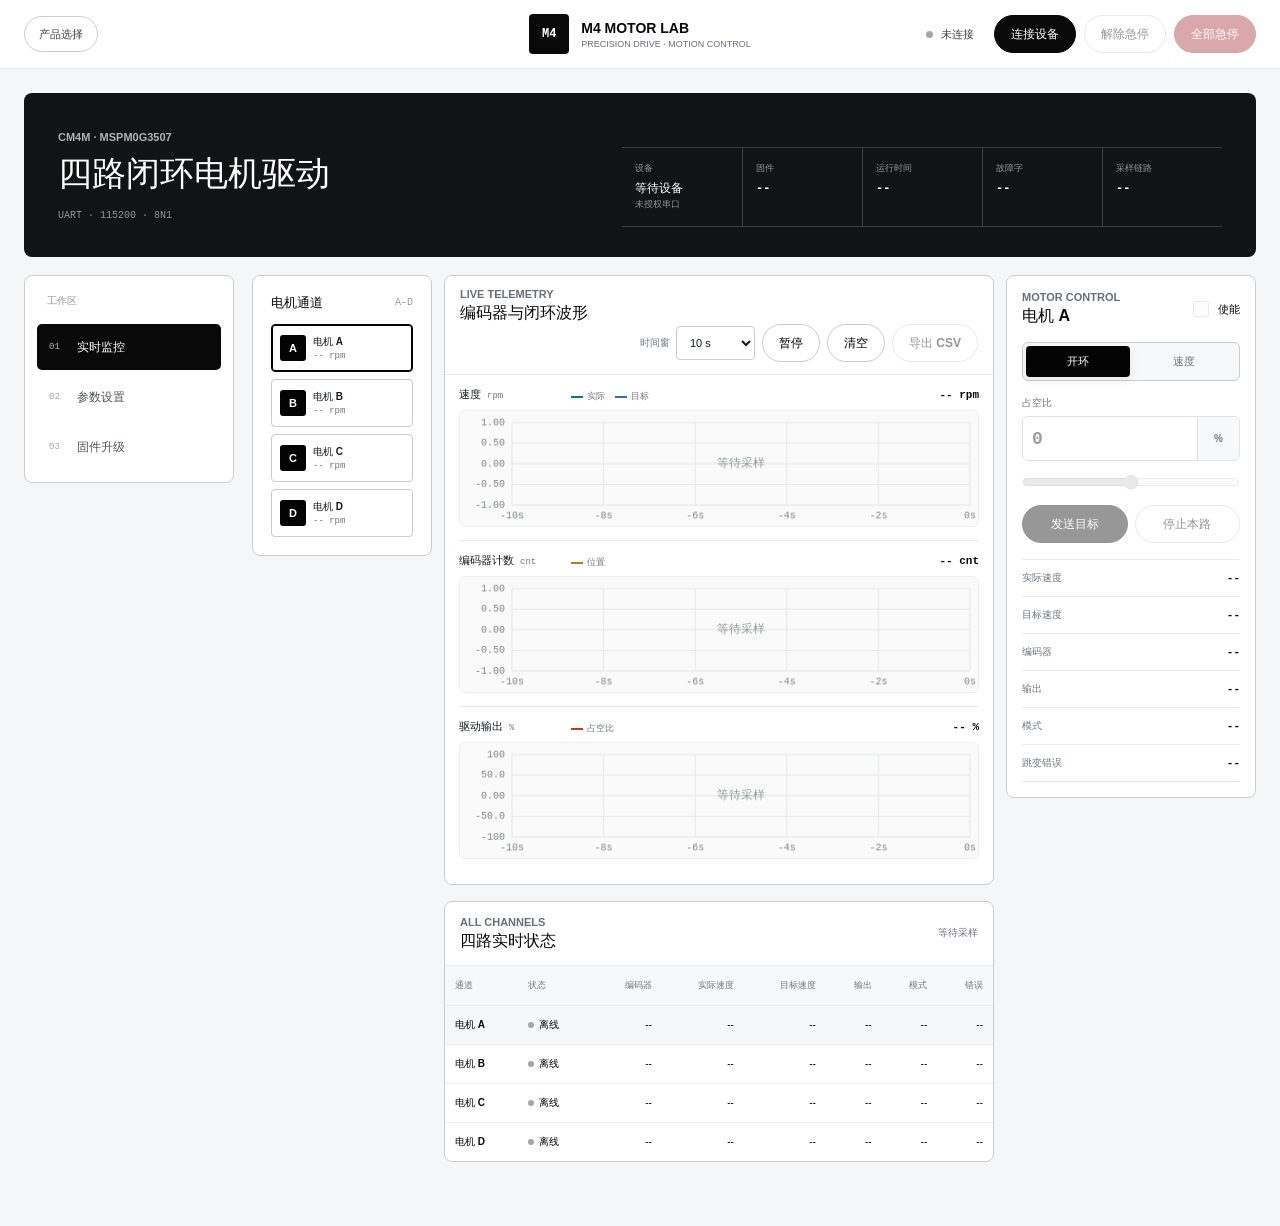
<file: motor.html>
<!doctype html>
<html lang="zh-CN">
  <head>
    <meta charset="utf-8">
    <meta name="viewport" content="width=device-width, initial-scale=1">
    <meta name="theme-color" content="#ffffff">
    <title>M4 Motor Console</title>
    <link rel="icon" href="data:,">
    <link rel="stylesheet" href="./styles.css">
    <link rel="stylesheet" href="./editorial-ui.css?v=20260728-2">
  </head>
  <body class="motor-console">
    <header class="site-header app-header">
      <div class="site-header__inner app-header__inner">
        <a class="product-switch-link" href="./index.html">产品选择</a>
        <a class="brand motor-brand" href="./index.html" aria-label="返回产品选择">
          <span class="brand-mark" aria-hidden="true">M4</span>
          <span><strong>M4 MOTOR LAB</strong><small>PRECISION DRIVE · MOTION CONTROL</small></span>
        </a>
        <div class="header-controls">
          <div class="connection-state" id="connection-state" data-state="offline">
            <span class="status-dot" aria-hidden="true"></span>
            <span id="connection-label">未连接</span>
          </div>
          <button class="button button-dark" id="connect-button" type="button">连接设备</button>
          <button class="button button-secondary" id="clear-estop-button" type="button" disabled>解除急停</button>
          <button class="button button-danger" id="estop-button" type="button" disabled>全部急停</button>
        </div>
      </div>
    </header>

    <main class="app-shell">
      <div class="support-banner" id="support-banner" hidden>
        当前环境不支持 Web Serial。请使用桌面版 Chrome 或 Edge，并通过 localhost 或 HTTPS 打开。
      </div>

      <header class="workspace-header motor-workspace-header">
        <div class="workspace-title">
          <span class="kicker">CM4M · MSPM0G3507</span>
          <h1>四路闭环电机驱动</h1>
          <span class="workspace-interface">UART · 115200 · 8N1</span>
        </div>
        <dl class="identity-strip motor-identity-strip">
          <div><dt>设备</dt><dd><span id="device-name">等待设备</span><small id="adapter-name">未授权串口</small></dd></div>
          <div><dt>固件</dt><dd id="firmware-version">--</dd></div>
          <div><dt>运行时间</dt><dd id="uptime-value">--</dd></div>
          <div><dt>故障字</dt><dd id="fault-value">--</dd></div>
          <div><dt>采样链路</dt><dd id="link-rate">--</dd></div>
        </dl>
      </header>

      <div class="motor-workspace">
        <nav class="view-tabs" aria-label="工作区" role="tablist">
          <span class="tabs-label">工作区</span>
          <button class="view-tab is-active" type="button" role="tab" aria-selected="true" data-view="monitor"><span>01</span>实时监控</button>
          <button class="view-tab" type="button" role="tab" aria-selected="false" data-view="parameters"><span>02</span>参数设置</button>
          <button class="view-tab" type="button" role="tab" aria-selected="false" data-view="update"><span>03</span>固件升级</button>
        </nav>

        <div class="motor-workspace-content">

      <section class="view-panel is-active" id="monitor-view" data-panel="monitor">
        <div class="monitor-grid">
          <aside class="left-rail" aria-label="电机通道">
            <section class="side-panel channel-panel">
              <div class="panel-title-row">
                <span class="panel-title">电机通道</span>
                <span class="panel-caption">A–D</span>
              </div>
              <div class="motor-selector" id="motor-selector" aria-label="选择电机"></div>
            </section>
          </aside>

          <div class="workspace-column">
            <section class="wave-panel" aria-label="实时波形">
              <header class="panel-toolbar">
                <div>
                  <div class="section-kicker">LIVE TELEMETRY</div>
                  <h2>编码器与闭环波形</h2>
                </div>
                <div class="toolbar-actions">
                  <label class="compact-field">时间窗
                    <select id="window-select">
                      <option value="5">5 s</option>
                      <option value="10" selected>10 s</option>
                      <option value="30">30 s</option>
                    </select>
                  </label>
                  <button class="button button-secondary" id="pause-button" type="button">暂停</button>
                  <button class="button button-secondary" id="clear-chart-button" type="button">清空</button>
                  <button class="button button-secondary" id="export-button" type="button" disabled>导出 CSV</button>
                </div>
              </header>

              <div class="chart-stack">
                <section class="chart-row">
                  <header>
                    <span>速度 <small>rpm</small></span>
                    <strong id="speed-live">-- rpm</strong>
                  </header>
                  <div class="chart-legend"><span data-color="green">实际</span><span data-color="blue">目标</span></div>
                  <canvas id="speed-chart" aria-label="速度波形"></canvas>
                </section>
                <section class="chart-row">
                  <header>
                    <span>编码器计数 <small>cnt</small></span>
                    <strong id="encoder-live">-- cnt</strong>
                  </header>
                  <div class="chart-legend"><span data-color="amber">位置</span></div>
                  <canvas id="encoder-chart" aria-label="编码器计数波形"></canvas>
                </section>
                <section class="chart-row">
                  <header>
                    <span>驱动输出 <small>%</small></span>
                    <strong id="duty-live">-- %</strong>
                  </header>
                  <div class="chart-legend"><span data-color="red">占空比</span></div>
                  <canvas id="duty-chart" aria-label="输出占空比波形"></canvas>
                </section>
              </div>
            </section>

            <section class="status-table-panel" aria-label="四路状态">
              <header class="status-heading">
                <div>
                  <div class="section-kicker">ALL CHANNELS</div>
                  <h2>四路实时状态</h2>
                </div>
                <span id="sample-state">等待采样</span>
              </header>
              <div class="table-scroll">
                <table>
                  <thead>
                    <tr>
                      <th>通道</th><th>状态</th><th>编码器</th><th>实际速度</th>
                      <th>目标速度</th><th>输出</th><th>模式</th><th>错误</th>
                    </tr>
                  </thead>
                  <tbody id="status-body"></tbody>
                </table>
              </div>
            </section>
          </div>

          <aside class="control-panel" aria-label="电机控制">
            <div class="panel-title-row">
              <div>
                <div class="section-kicker">MOTOR CONTROL</div>
                <h2 id="control-motor-title">电机 A</h2>
              </div>
              <label class="switch-field">
                <input id="enable-switch" type="checkbox" disabled>
                <span>使能</span>
              </label>
            </div>

            <div class="segmented-control" id="mode-control" aria-label="控制模式">
              <button type="button" class="is-active" data-mode="open">开环</button>
              <button type="button" data-mode="speed">速度</button>
            </div>

            <label class="field-block" for="target-input">
              <span id="target-label">占空比</span>
              <div class="number-with-unit">
                <input id="target-input" type="number" value="0" step="1" disabled>
                <span id="target-unit">%</span>
              </div>
            </label>
            <input class="target-slider" id="target-slider" type="range" min="-100" max="100" value="0" disabled>

            <div class="control-actions">
              <button class="button button-dark" id="apply-control-button" type="button" disabled>发送目标</button>
              <button class="button button-secondary" id="stop-motor-button" type="button" disabled>停止本路</button>
            </div>

            <dl class="control-readback">
              <div><dt>实际速度</dt><dd id="control-speed">--</dd></div>
              <div><dt>目标速度</dt><dd id="control-target">--</dd></div>
              <div><dt>编码器</dt><dd id="control-encoder">--</dd></div>
              <div><dt>输出</dt><dd id="control-output">--</dd></div>
              <div><dt>模式</dt><dd id="control-mode-readback">--</dd></div>
              <div><dt>跳变错误</dt><dd id="control-errors">--</dd></div>
            </dl>

          </aside>
        </div>
      </section>

      <section class="view-panel" id="parameters-view" data-panel="parameters" hidden>
        <header class="parameters-header">
          <div>
            <div class="section-kicker">CONTROL PARAMETERS</div>
            <h2>闭环与编码器参数</h2>
          </div>
          <div class="toolbar-actions">
            <button class="button button-secondary" id="read-params-button" type="button" disabled>读取设备</button>
            <button class="button button-dark" id="apply-params-button" type="button" disabled>设置到 RAM</button>
            <button class="button button-dark" id="save-params-button" type="button" disabled>保存到 Flash</button>
          </div>
        </header>

        <div class="parameter-layout">
          <aside class="side-panel parameter-channel-panel">
            <div class="panel-title-row">
              <span class="panel-title">参数通道</span>
              <span class="panel-caption">选择电机</span>
            </div>
            <div class="motor-selector parameter-selector" id="parameter-motor-selector" aria-label="参数通道"></div>
          </aside>

          <section class="parameter-form-panel">
            <div class="config-group-title">速度环 PID</div>
            <div class="form-grid form-grid-pid">
              <label>KP<input id="param-kp" type="number" step="0.000001"></label>
              <label>KI<input id="param-ki" type="number" step="0.000001"></label>
              <label>KD<input id="param-kd" type="number" step="0.000001"></label>
              <label>抗饱和 KAW<input id="param-kaw" type="number" step="0.000001"></label>
              <label>微分滤波 α<input id="param-alpha" type="number" step="0.000001" min="0" max="1"></label>
            </div>

            <div class="config-group-title">编码器与限幅</div>
            <div class="form-grid">
              <label>编码器计数 / 每转<input id="param-cpr" type="number" step="1" min="1"></label>
              <label>减速比<input id="param-gear" type="number" step="0.000001" min="0.000001"></label>
              <label>最大速度 (rpm)<input id="param-max-speed" type="number" step="1" min="1"></label>
              <label>最大占空比 (%)<input id="param-max-duty" type="number" step="0.1" min="0.1" max="100"></label>
              <label>加速度斜坡 (rpm/s)<input id="param-accel" type="number" step="1" min="1"></label>
            </div>
            <div class="binary-fields">
              <label><input id="param-invert-motor" type="checkbox">电机方向反相</label>
              <label><input id="param-invert-encoder" type="checkbox">编码器方向反相</label>
            </div>
          </section>

          <aside class="global-params-panel">
            <div class="section-kicker">GLOBAL</div>
            <h2>全局保护</h2>
            <label class="field-block">通信超时 (ms)<input id="param-timeout" type="number" min="50" max="10000" step="10"></label>
            <label class="field-block">低速测速窗口 (ms)<input id="param-window" type="number" min="10" max="1000" step="10"></label>
            <dl class="parameter-meta">
              <div><dt>格式版本</dt><dd id="param-version">--</dd></div>
              <div><dt>存储序号</dt><dd id="param-sequence">--</dd></div>
              <div><dt>记录 CRC</dt><dd id="param-crc">--</dd></div>
            </dl>
          </aside>

          <section class="motor-autotune-panel">
            <div class="panel-title-row calibration-heading">
              <div>
                <div class="panel-eyebrow">CLOSED-LOOP AUTOTUNE</div>
                <h2>电机速度环自动整定</h2>
              </div>
              <span class="calibration-state" id="autotune-state" data-state="idle">等待开始</span>
            </div>

            <div class="autotune-layout">
              <div class="autotune-setup">
                <dl class="calibration-target">
                  <div><dt>当前通道</dt><dd id="autotune-motor">电机 A</dd></div>
                  <div><dt>开环阶跃</dt><dd>10% · 15% · 20%</dd></div>
                </dl>
                <div class="autotune-confirmations">
                  <label><input id="autotune-confirm-lifted" type="checkbox" disabled>轮子已架空，允许所选电机短时转动</label>
                  <label><input id="autotune-confirm-scale" type="checkbox" disabled>当前编码器计数与减速比已经校准</label>
                </div>
                <fieldset class="direction-choice" id="autotune-direction-choice" disabled>
                  <legend>机械方向</legend>
                  <label><input type="radio" name="autotune-direction" value="forward">正命令已确认为机械前进</label>
                  <label><input type="radio" name="autotune-direction" value="unknown">机械方向未知，仅统一反馈符号</label>
                </fieldset>
                <div class="calibration-actions">
                  <button class="button button-dark" id="autotune-start-button" type="button" disabled>开始自动整定</button>
                  <button class="button button-danger" id="autotune-stop-button" type="button" disabled>立即停止</button>
                  <button class="button button-secondary" id="autotune-export-button" type="button" disabled>导出报告</button>
                </div>
              </div>

              <div class="autotune-process">
                <div class="autotune-progress-row">
                  <progress id="autotune-progress" max="100" value="0">0%</progress>
                  <strong id="autotune-progress-label">0%</strong>
                </div>
                <ol class="autotune-stages">
                  <li data-autotune-stage="prepare" data-state="pending"><span>01</span><strong>备份与停机</strong><em>等待</em></li>
                  <li data-autotune-stage="open" data-state="pending"><span>02</span><strong>开环阶跃</strong><em>等待</em></li>
                  <li data-autotune-stage="identify" data-state="pending"><span>03</span><strong>模型与 PI</strong><em>等待</em></li>
                  <li data-autotune-stage="closed" data-state="pending"><span>04</span><strong>闭环验收</strong><em>等待</em></li>
                  <li data-autotune-stage="save" data-state="pending"><span>05</span><strong>保存 Flash</strong><em>等待</em></li>
                </ol>
              </div>

              <dl class="calibration-metrics autotune-metrics">
                <div><dt>电机增益</dt><dd id="autotune-gain">--</dd></div>
                <div><dt>估算死区</dt><dd id="autotune-deadzone">--</dd></div>
                <div><dt>时间常数</dt><dd id="autotune-tau">--</dd></div>
                <div><dt>延迟</dt><dd id="autotune-delay">--</dd></div>
                <div><dt>KP / KI</dt><dd id="autotune-pi">--</dd></div>
                <div><dt>闭环目标</dt><dd id="autotune-target">--</dd></div>
                <div><dt>平均绝对误差</dt><dd id="autotune-mae">--</dd></div>
                <div><dt>最大超调</dt><dd id="autotune-overshoot">--</dd></div>
                <div><dt>反馈方向</dt><dd id="autotune-feedback">--</dd></div>
              </dl>
            </div>
          </section>
        </div>
      </section>

      <section class="view-panel" id="update-view" data-panel="update" hidden>
        <header class="update-header">
          <div>
            <div class="section-kicker">FIRMWARE UPDATE</div>
            <h2>应用固件升级</h2>
          </div>
          <div class="update-state" id="update-state">请选择应用升级包</div>
        </header>

        <div class="update-layout">
          <section class="update-file-panel">
            <div class="panel-title-row">
              <div>
                <div class="panel-eyebrow">LOCAL IMAGE</div>
                <h2>固件文件</h2>
              </div>
              <button class="button button-secondary" id="select-update-file-button" type="button">选择 .bin</button>
              <input id="update-file-input" type="file" accept=".bin,application/octet-stream" hidden>
            </div>
            <div class="update-file-name" id="update-file-name">未选择文件</div>
            <div class="update-file-size" id="update-file-size">--</div>
            <dl class="update-metadata">
              <div><dt>目标版本</dt><dd id="update-image-version">--</dd></div>
              <div><dt>控制板 ID</dt><dd id="update-board-id">--</dd></div>
              <div><dt>文件长度</dt><dd id="update-image-length">--</dd></div>
              <div><dt>代码 CRC</dt><dd id="update-image-crc">--</dd></div>
            </dl>
          </section>

          <section class="update-process-panel">
            <div class="panel-eyebrow">PROGRAM FLOW</div>
            <h2>写入进度</h2>
            <ol class="update-stages">
              <li class="update-stage" id="update-stage-file" data-state="pending">
                <span class="stage-index">01</span><strong>本地镜像校验</strong><span data-role="status">等待</span>
              </li>
              <li class="update-stage" id="update-stage-bsl" data-state="pending">
                <span class="stage-index">02</span><strong>连接二级 BSL</strong><span data-role="status">等待</span>
              </li>
              <li class="update-stage" id="update-stage-program" data-state="pending">
                <span class="stage-index">03</span><strong>写入与目标 CRC</strong><span data-role="status">等待</span>
              </li>
              <li class="update-stage" id="update-stage-restart" data-state="pending">
                <span class="stage-index">04</span><strong>重启版本确认</strong><span data-role="status">等待</span>
              </li>
            </ol>
            <div class="update-progress-row">
              <progress id="update-progress" max="100" value="0">0%</progress>
              <strong id="update-progress-label">0%</strong>
            </div>
          </section>

          <aside class="update-action-panel">
            <div class="panel-eyebrow">TARGET</div>
            <h2>升级目标</h2>
            <dl class="update-target-meta">
              <div><dt>当前固件</dt><dd id="update-current-version">未连接</dd></div>
              <div><dt>传输接口</dt><dd>UART · 115200</dd></div>
              <div><dt>写入分区</dt><dd>0x3000 - 0x1F7FF</dd></div>
            </dl>
            <label class="update-confirmation">
              <input id="update-confirm" type="checkbox" disabled>
              <span>确认四路电机已停机，升级期间保持供电</span>
            </label>
            <button class="button button-dark button-block" id="update-start-button" type="button" disabled>开始固件升级</button>
            <button class="button button-secondary button-block" id="update-recovery-button" type="button" disabled>恢复模式写入</button>
          </aside>
        </div>
      </section>
        </div>
      </div>
    </main>

    <div class="toast" id="toast" role="status" aria-live="polite" hidden></div>
    <script type="module" src="./app.mjs?v=20260726-4"></script>
  </body>
</html>
</file>
<file: product-selector.css>
:root {
  color-scheme: light;
  font-family: "Segoe UI", "Microsoft YaHei", Arial, sans-serif;
  color: #172027;
  background: #f1f3f4;
  font-synthesis: none;
}

* { box-sizing: border-box; }
body { margin: 0; min-width: 320px; min-height: 100vh; background: #f1f3f4; }

.selector-header {
  min-height: 70px;
  padding: 0 34px;
  display: flex;
  align-items: center;
  justify-content: space-between;
  border-bottom: 1px solid #d1d7da;
  background: rgba(255, 255, 255, .96);
}
.selector-brand { display: flex; align-items: center; gap: 12px; color: inherit; text-decoration: none; }
.selector-brand > span:last-child { display: grid; gap: 3px; }
.selector-brand strong { font-size: 14px; letter-spacing: 0; }
.selector-brand small, .selector-link-state { color: #69757d; font-size: 10px; letter-spacing: 0; }
.selector-mark {
  width: 38px;
  height: 38px;
  display: grid;
  place-items: center;
  background: #19242b;
  color: #fff;
  font-size: 13px;
  font-weight: 800;
}
.selector-link-state { display: flex; align-items: center; gap: 8px; }
.selector-link-state i { width: 7px; height: 7px; border-radius: 50%; background: #27805a; box-shadow: 0 0 0 3px #dff0e7; }

.selector-main { width: min(1320px, calc(100% - 48px)); margin: 0 auto; padding: 50px 0 34px; }
.selector-title { margin-bottom: 24px; text-align: center; }
.selector-title > span, .product-kind { color: #707c83; font-size: 10px; font-weight: 750; text-transform: uppercase; }
.selector-title h1 { margin: 7px 0 0; font-size: 28px; line-height: 1.25; letter-spacing: 0; }
.selector-title p { margin: 8px 0 0; color: #6d777e; font-size: 12px; }

.product-grid { display: grid; grid-template-columns: repeat(3, minmax(0, 1fr)); gap: 18px; }
.product-card {
  min-width: 0;
  overflow: hidden;
  display: grid;
  grid-template-columns: 154px minmax(0, 1fr);
  border: 1px solid #cbd2d6;
  border-radius: 8px;
  background: #fff;
  color: inherit;
  text-decoration: none;
  box-shadow: 0 10px 24px rgba(23, 32, 39, .06);
  transition: border-color 140ms ease, box-shadow 140ms ease, transform 140ms ease;
}
.product-card:hover, .product-card:focus-visible { border-color: #75838b; box-shadow: 0 14px 30px rgba(23, 32, 39, .11); transform: translateY(-2px); outline: 0; }
.product-card--motor:hover, .product-card--motor:focus-visible { border-color: #9f4b4a; }
.product-card--chassis:hover, .product-card--chassis:focus-visible { border-color: #3b765a; }
.product-card--ballbeam:hover, .product-card--ballbeam:focus-visible { border-color: #287387; }
.product-media { position: relative; min-height: 276px; overflow: hidden; border-right: 1px solid #dde1e3; background: #f7f7f5; }
.product-media img { width: 100%; height: 100%; object-fit: cover; object-position: 43% center; filter: saturate(.72) contrast(.96); }
.product-media--chassis img { object-position: 50% center; }
.product-media--ballbeam img { object-position: 48% center; filter: saturate(.64) contrast(1.02); }
.product-index { position: absolute; left: 12px; top: 12px; width: 30px; height: 30px; display: grid; place-items: center; background: rgba(25, 36, 43, .92); color: #fff; font: 750 10px ui-monospace, monospace; }
.product-body { min-width: 0; padding: 22px; display: flex; flex-direction: column; }
.product-heading { display: flex; align-items: flex-start; justify-content: space-between; gap: 12px; }
.product-heading h2 { margin: 5px 0 0; font-size: 20px; line-height: 1.25; letter-spacing: 0; }
.product-status { padding: 5px 7px; border: 1px solid #deb6b3; background: #fbefee; color: #8b3434; font: 750 10px ui-monospace, monospace; }
.product-status--green { border-color: #b5d2c3; background: #edf7f1; color: #236344; }
.product-status--cyan { border-color: #acd0d7; background: #edf7f8; color: #235f6c; }
.product-body p { min-height: 63px; margin: 15px 0 14px; color: #56636a; font-size: 12px; line-height: 1.7; }
.capability-list { margin: 0; padding: 0; display: flex; flex-wrap: wrap; gap: 6px; list-style: none; }
.capability-list li { padding: 4px 7px; border: 1px solid #dce1e3; border-radius: 4px; background: #f6f7f7; color: #69747a; font-size: 10px; }
.open-product { margin-top: auto; padding-top: 20px; display: flex; align-items: center; justify-content: space-between; color: #27343b; font-size: 12px; font-weight: 750; }
.open-product b { width: 30px; height: 30px; display: grid; place-items: center; border: 1px solid #cbd2d6; font-size: 15px; font-weight: 500; }
.product-card--motor:hover .open-product b { border-color: #9f4b4a; background: #9f4b4a; color: #fff; }
.product-card--chassis:hover .open-product b { border-color: #2f7253; background: #2f7253; color: #fff; }
.product-card--ballbeam:hover .open-product b { border-color: #287387; background: #287387; color: #fff; }

.selector-footer { margin-top: 28px; padding-top: 18px; display: flex; justify-content: center; flex-wrap: wrap; gap: 8px 24px; border-top: 1px solid #d5dadd; color: #78838a; font-size: 10px; }

@media (max-width: 1180px) {
  .product-grid { grid-template-columns: repeat(2, minmax(0, 1fr)); }
  .product-card { grid-template-columns: 180px minmax(0, 1fr); }
  .product-media { min-height: 248px; }
  .product-body p { min-height: 0; }
}

@media (max-width: 820px) {
  .product-grid { grid-template-columns: 1fr; }
}

@media (max-width: 600px) {
  .selector-header { padding: 0 16px; }
  .selector-link-state { display: none; }
  .selector-main { width: min(100% - 28px, 500px); padding: 32px 0 24px; }
  .selector-title h1 { font-size: 24px; }
  .selector-title p { line-height: 1.6; }
  .product-card { grid-template-columns: 1fr; }
  .product-media { min-height: 132px; max-height: 132px; border-right: 0; border-bottom: 1px solid #dde1e3; }
  .product-media img { object-position: center 45%; }
  .product-body { padding: 18px; }
  .product-body p { margin: 12px 0; }
  .open-product { padding-top: 16px; }
  .selector-footer { justify-content: flex-start; }
}
</file>
<file: editorial-ui.css>
:root {
  --editorial-ink: #030303;
  --editorial-ink-soft: #1a1a1a;
  --editorial-graphite: #404040;
  --editorial-slate: #676f7b;
  --editorial-hairline: #e7eaf0;
  --editorial-hairline-strong: #c9ccd1;
  --editorial-canvas: #ffffff;
  --editorial-canvas-soft: #f7f8f9;
  --editorial-dark: #17191b;
  --editorial-green: #1f6b4b;
  --editorial-amber: #9a6814;
  --editorial-red: #a62f37;
  --editorial-blue: #315f9d;
  font-family: Inter, "Segoe UI Variable Text", "Segoe UI", "Microsoft YaHei UI", sans-serif;
  color: var(--editorial-ink);
  background: var(--editorial-canvas-soft);
}

*,
*::before,
*::after {
  letter-spacing: 0 !important;
}

html { background: var(--editorial-canvas-soft); }

body {
  color: var(--editorial-ink);
  background: var(--editorial-canvas-soft);
  -webkit-font-smoothing: antialiased;
}

button,
input,
select { font-family: inherit; }

button:focus-visible,
a:focus-visible,
input:focus-visible,
select:focus-visible {
  outline: 2px solid var(--editorial-ink) !important;
  outline-offset: 3px;
}

/* Product selector */
.selector-header {
  min-height: 64px;
  padding: 0 max(24px, calc((100vw - 1280px) / 2));
  border-bottom-color: var(--editorial-hairline);
  background: var(--editorial-canvas);
}

.selector-mark,
.brand-mark {
  border-radius: 4px;
  background: var(--editorial-ink) !important;
}

.selector-brand strong,
.brand strong,
.brand-name { font-weight: 700; }

.selector-brand small,
.selector-link-state,
.brand small,
.brand-subtitle,
.header-meta { color: var(--editorial-slate); }

.selector-link-state i,
.status-dot { box-shadow: none !important; }

.selector-main {
  width: min(1280px, calc(100% - 48px));
  padding: 64px 0 40px;
}

.selector-title {
  max-width: 680px;
  margin-bottom: 36px;
  text-align: left;
}

.selector-title > span,
.product-kind,
.section-kicker,
.panel-eyebrow,
.kicker,
.panel-kicker {
  color: var(--editorial-slate) !important;
  font-size: 11px;
  font-weight: 650;
  text-transform: uppercase;
}

.selector-title h1 {
  margin-top: 12px;
  font-size: clamp(34px, 4vw, 48px);
  font-weight: 400;
  line-height: 1.08;
}

.selector-title p {
  max-width: 520px;
  margin-top: 14px;
  color: var(--editorial-graphite);
  font-size: 15px;
  line-height: 1.6;
}

.product-grid {
  gap: 0;
  overflow: hidden;
  border: 1px solid var(--editorial-hairline-strong);
  border-radius: 8px;
  background: var(--editorial-canvas);
}

.product-card {
  grid-template-columns: 180px minmax(0, 1fr);
  border: 0;
  border-left: 1px solid var(--editorial-hairline-strong);
  border-radius: 0;
  box-shadow: none;
  transition: background 160ms ease;
}

.product-card:first-child { border-left: 0; }

.product-card:hover,
.product-card:focus-visible {
  border-color: var(--editorial-hairline-strong);
  background: var(--editorial-canvas-soft);
  box-shadow: none;
  transform: none;
}

.product-media {
  min-height: 328px;
  border-right-color: var(--editorial-hairline);
  background: #eceeef;
}

.product-media img {
  filter: grayscale(1) contrast(.96);
  transition: filter 180ms ease, transform 220ms ease;
}

.product-card:hover .product-media img { filter: grayscale(.25) contrast(1); transform: scale(1.015); }

.product-index {
  left: 16px;
  top: 16px;
  border-radius: 50%;
  background: var(--editorial-ink);
}

.product-body { padding: 28px; }
.product-kind { color: var(--editorial-slate) !important; }

.product-heading h2 {
  margin-top: 8px;
  font-size: 26px;
  font-weight: 400;
}

.product-status,
.product-status--green {
  padding: 5px 8px;
  border-color: var(--editorial-hairline-strong);
  border-radius: 999px;
  background: transparent;
  color: var(--editorial-graphite);
}

.product-body p {
  min-height: 74px;
  margin: 24px 0 18px;
  color: var(--editorial-graphite);
  font-size: 13px;
  line-height: 1.7;
}

.capability-list {
  gap: 0;
  border-top: 1px solid var(--editorial-hairline);
  border-bottom: 1px solid var(--editorial-hairline);
}

.capability-list li {
  padding: 9px 8px;
  border: 0;
  border-radius: 0;
  background: transparent;
  color: var(--editorial-slate);
}

.capability-list li:first-child { padding-left: 0; }
.capability-list li + li::before { content: "/"; margin-right: 8px; color: var(--editorial-hairline-strong); }

.open-product {
  padding-top: 24px;
  color: var(--editorial-ink);
  font-size: 13px;
}

.open-product b {
  width: 38px;
  height: 38px;
  border: 0;
  border-radius: 50%;
  background: var(--editorial-ink);
  color: #fff;
}

.product-card--motor:hover .open-product b,
.product-card--chassis:hover .open-product b {
  border-color: var(--editorial-ink);
  background: var(--editorial-ink);
}

.selector-footer {
  justify-content: flex-start;
  margin-top: 32px;
  padding-top: 20px;
  border-top-color: var(--editorial-hairline);
  color: var(--editorial-slate);
}

/* Shared application chrome */
.site-header,
.app-header {
  border-bottom-color: var(--editorial-hairline);
  background: var(--editorial-canvas);
}

.site-header__inner,
.app-header {
  min-height: 64px;
}

.site-header__inner {
  width: min(1440px, calc(100% - 48px));
  position: relative;
}

.app-header { padding: 0 max(24px, calc((100vw - 1440px) / 2)); }

.brand-mark { width: 38px; height: 38px; }

.product-switch-link,
.connection-state {
  min-height: 34px;
  border-color: var(--editorial-hairline-strong);
  border-radius: 999px;
  background: var(--editorial-canvas);
  color: var(--editorial-graphite);
}

.product-switch-link { padding: 0 14px; }
.product-switch-link:hover { background: var(--editorial-canvas-soft); }

.app-shell {
  width: min(1440px, calc(100% - 48px));
}

.tool-topbar {
  min-height: 92px;
  border-bottom-color: var(--editorial-hairline);
}

.tool-topbar h1,
.workspace-header h1 {
  margin-top: 7px;
  font-size: 28px;
  font-weight: 400;
  line-height: 1.15;
}

.button,
.button.primary,
.button.secondary,
.button.danger,
.button-dark,
.button-secondary,
.button-danger {
  min-height: 38px;
  padding: 0 16px;
  border-radius: 999px;
  box-shadow: none;
  font-size: 12px;
  font-weight: 650;
}

.button-dark,
.button.primary {
  border-color: var(--editorial-ink);
  background: var(--editorial-ink);
  color: #fff;
}

.button-dark:hover:not(:disabled),
.button.primary:hover:not(:disabled) { background: #2a2a2a; }

.button-secondary,
.button.secondary {
  border-color: var(--editorial-hairline-strong);
  background: var(--editorial-canvas);
  color: var(--editorial-ink);
}

.button-secondary:hover:not(:disabled),
.button.secondary:hover:not(:disabled) {
  border-color: var(--editorial-ink);
  background: var(--editorial-canvas);
}

.button-danger,
.button.danger {
  border-color: var(--editorial-red);
  background: var(--editorial-red);
  color: #fff;
}

.button.green { border-color: var(--editorial-green); background: var(--editorial-green); }

.view-tabs,
.tabs {
  width: 100%;
  margin: 0;
  display: flex;
  gap: 24px;
  overflow-x: auto;
  border-bottom: 1px solid var(--editorial-hairline-strong);
}

.view-tab,
.tab {
  min-height: 48px;
  padding: 0 2px;
  flex: 0 0 auto;
  border: 0;
  border-bottom: 2px solid transparent;
  border-radius: 0;
  background: transparent;
  box-shadow: none;
  color: var(--editorial-slate);
  font-size: 12px;
  font-weight: 650;
}

.view-tab:hover,
.tab:hover { border-color: var(--editorial-hairline-strong); color: var(--editorial-ink); }

.view-tab.is-active,
.tab.is-active {
  border-bottom-color: var(--editorial-ink);
  background: transparent;
  box-shadow: none;
  color: var(--editorial-ink);
}

/* Motor workspace */
.motor-console .view-panel.is-active { padding-top: 24px; }

.motor-console .monitor-grid {
  grid-template-columns: 232px minmax(520px, 1fr) 284px;
  gap: 16px;
}

.motor-console .left-rail,
.motor-console .workspace-column { gap: 16px; }

.side-panel,
.wave-panel,
.control-panel,
.status-table-panel,
.parameter-form-panel,
.global-params-panel,
.motor-autotune-panel,
.update-file-panel,
.update-process-panel,
.update-action-panel,
.panel,
.parameter-layout fieldset {
  border-color: var(--editorial-hairline-strong);
  border-radius: 8px;
  background: var(--editorial-canvas);
  box-shadow: none;
}

.side-panel { padding: 18px; }
.panel-title { font-size: 13px; font-weight: 700; }

.static-field {
  margin-top: 16px;
  border: 0;
  border-bottom: 1px solid var(--editorial-hairline-strong);
  border-radius: 0;
}

.device-metrics,
.control-readback,
.parameter-meta,
.value-list,
.identity-strip,
.metric-band,
.wheel-status-grid,
.candidate-grid { border-color: var(--editorial-hairline); }

.device-metrics > div,
.control-readback > div,
.parameter-meta > div,
.value-list div,
.identity-strip div,
.metric-band div,
.wheel-status-grid article,
.candidate-grid div { border-color: var(--editorial-hairline); }

.motor-select-button {
  border-color: var(--editorial-hairline-strong);
  border-radius: 4px;
}

.motor-select-button.is-active {
  border-color: var(--editorial-ink);
  box-shadow: inset 0 0 0 1px var(--editorial-ink);
}

.motor-letter { border-radius: 3px; background: var(--editorial-ink); }

.panel-toolbar,
.status-heading,
.parameters-header,
.panel-header { border-color: var(--editorial-hairline); }

select,
input[type="number"] {
  border-color: var(--editorial-hairline-strong);
  border-radius: 4px;
}

.segmented-control {
  padding: 3px;
  border: 1px solid var(--editorial-hairline-strong);
  border-radius: 6px;
  background: var(--editorial-canvas-soft);
}

.segmented-control button { border-radius: 4px; box-shadow: none; }
.segmented-control button.is-active { background: var(--editorial-ink); color: #fff; }

.chart-row,
.status-table-panel table,
.update-stage,
.update-metadata > div,
.update-target-meta > div { border-color: var(--editorial-hairline); }

.chart-row canvas,
.chart-grid canvas,
.imu-chart-stack canvas { background: #fafafa; }

.target-slider,
progress { accent-color: var(--editorial-ink) !important; }

.update-action-panel { top: 16px; }
.stage-index { border-radius: 50%; }

/* Chassis workspace */
.chassis-console .workspace-header {
  min-height: 112px;
  margin-bottom: 0;
  align-items: center;
}

.chassis-console .identity-strip {
  border-color: var(--editorial-hairline-strong);
  border-radius: 8px;
}

.chassis-console .view { padding-top: 24px; }

.chassis-console .metric-band {
  margin-bottom: 16px;
  border-color: var(--editorial-hairline-strong);
  border-radius: 8px;
  background: var(--editorial-canvas);
}

.chassis-console .metric-band div { min-height: 84px; padding: 15px 18px; }
.chassis-console .metric-band strong { font-size: 19px; font-weight: 600; }

.chassis-console .monitor-grid {
  grid-template-columns: minmax(0, 2fr) minmax(280px, .75fr);
  gap: 16px;
}

.chassis-console .imu-workbench,
.chassis-console .calibration-layout,
.chassis-console .update-layout { gap: 16px; }

.panel-header { min-height: 68px; padding: 14px 18px; }
.panel-header h2 { font-size: 16px; font-weight: 500; }

.badge {
  min-height: 28px;
  padding: 0 10px;
  border-color: var(--editorial-hairline-strong);
  border-radius: 999px;
  background: var(--editorial-canvas-soft);
}

.badge[data-state="ok"] { border-color: #9abda9; background: #eef6f1; color: var(--editorial-green); }
.badge[data-state="busy"] { border-color: #d2bd92; background: #fff8e9; color: var(--editorial-amber); }
.badge[data-state="fault"] { border-color: #d7aeb1; background: #fff1f2; color: var(--editorial-red); }

.sensor-track { margin: 30px 24px 16px; gap: 5px; }
.sensor-cell { border-color: var(--editorial-hairline-strong); background: #f2f3f4; }
.sensor-cell.is-active { border-color: var(--editorial-ink); background: var(--editorial-ink); }
.line-scale { margin-right: 24px; margin-left: 24px; }

.yaw-dial { border-color: var(--editorial-hairline-strong); }
.yaw-needle,
.line-scale i { background: var(--editorial-red); }

.wheel-panel { margin-top: 16px; }
.wheel-control-grid { padding: 18px; }

.wheel-control-grid label,
.parameter-layout label {
  min-height: 42px;
  border-color: var(--editorial-hairline-strong);
  border-radius: 4px;
}

.parameter-layout fieldset { padding: 20px; }
.parameter-layout legend { font-size: 13px; font-weight: 650; }

.section-heading { min-height: 64px; }
.section-heading h2 { font-size: 24px; font-weight: 400; }

.imu-attitude-stage {
  height: 400px;
  margin-bottom: 16px;
  border: 0;
  border-radius: 8px;
  background: var(--editorial-dark);
}

.file-drop {
  border-color: var(--editorial-hairline-strong);
  border-radius: 6px;
  background: var(--editorial-canvas-soft);
}

.confirm-row input { accent-color: var(--editorial-ink); }

.toast {
  border: 0;
  border-radius: 8px;
  background: var(--editorial-dark);
  box-shadow: none;
}

@media (max-width: 1180px) {
  .motor-console .monitor-grid { grid-template-columns: 220px minmax(480px, 1fr); }
  .motor-console .control-panel { grid-column: 1 / -1; }
  .product-card { grid-template-columns: 150px minmax(0, 1fr); }
}

@media (max-width: 960px) {
  .selector-main { padding-top: 48px; }
  .product-grid { grid-template-columns: 1fr; }
  .product-card { grid-template-columns: 190px minmax(0, 1fr); border-left: 0; border-top: 1px solid var(--editorial-hairline-strong); }
  .product-card:first-child { border-top: 0; }
  .product-media { min-height: 260px; }
  .motor-console .monitor-grid,
  .chassis-console .monitor-grid { grid-template-columns: 1fr; }
  .motor-console .left-rail { grid-template-columns: repeat(3, minmax(0, 1fr)); }
  .motor-console .control-panel { grid-column: auto; }
  .chassis-console .workspace-header { align-items: flex-start; flex-direction: column; padding: 28px 0; }
}

@media (max-width: 700px) {
  .selector-header { min-height: 60px; padding: 0 16px; }
  .selector-main,
  .app-shell,
  .site-header__inner { width: min(100% - 24px, 560px); }
  .selector-main { padding: 36px 0 24px; }
  .selector-title { margin-bottom: 24px; }
  .selector-title h1 { font-size: 34px; }
  .product-card { grid-template-columns: 1fr; }
  .product-media { min-height: 154px; max-height: 154px; border-right: 0; }
  .product-body { padding: 22px; }
  .product-heading h2 { font-size: 23px; }
  .product-body p { min-height: 0; margin: 18px 0; }
  .capability-list li { padding-top: 8px; padding-bottom: 8px; }
  .selector-footer { justify-content: flex-start; }

  .site-header__inner { min-height: 68px; }
  .site-header__inner .product-switch-link { order: 2; }
  .header-meta { display: none; }
  .app-header { padding: 12px; }
  .header-controls { grid-template-columns: repeat(3, minmax(0, 1fr)); }
  .tool-topbar { min-height: 110px; align-items: flex-start; flex-direction: column; justify-content: center; }
  .safety-actions { width: 100%; }
  .safety-actions .button { flex: 1; }
  .button,
  .button.primary,
  .button.secondary,
  .button.danger,
  .button-dark,
  .button-secondary,
  .button-danger { min-height: 44px; }
  .view-tabs,
  .tabs { gap: 20px; }
  .view-tab,
  .tab { min-height: 52px; }
  .motor-console .view-panel.is-active,
  .chassis-console .view { padding-top: 20px; }
  .motor-console .left-rail { grid-template-columns: 1fr; }
  .panel-toolbar,
  .status-heading,
  .parameters-header,
  .update-header { align-items: flex-start; flex-direction: column; }
  .toolbar-actions { width: 100%; justify-content: flex-start; }
  .workspace-header h1,
  .tool-topbar h1 { font-size: 24px; }
  .identity-strip { width: 100%; }
  .metric-band { border-radius: 6px; }
  .imu-attitude-stage { height: 300px; }
  .wheel-control-grid { padding: 14px; }
  .wheel-control-grid .button { width: 100%; }
  .section-heading { align-items: flex-start; }
}

/* Unified CM4M console shell: mirrors the CHAS product workspace. */
.motor-console { color: #090909; background: #f5f6f7; }

.motor-console .site-header.app-header {
  position: sticky;
  top: 0;
  z-index: 20;
  min-height: 68px;
  padding: 0;
  border-bottom: 1px solid var(--editorial-hairline);
  background: rgba(255, 255, 255, .97);
}

.motor-console .site-header__inner.app-header__inner {
  width: min(1440px, calc(100% - 48px));
  min-height: 68px;
  margin: 0 auto;
  display: grid;
  grid-template-columns: 1fr auto 1fr;
  align-items: center;
  gap: 24px;
}

.motor-console .product-switch-link { min-height: 36px; justify-self: start; }

.motor-console .brand {
  display: flex;
  align-items: center;
  gap: 12px;
  color: inherit;
  text-decoration: none;
}

.motor-console .brand-mark {
  width: 40px;
  height: 40px;
  display: grid;
  place-items: center;
  color: #fff;
  font-size: 12px;
  font-weight: 800;
  background: #090909 !important;
}

.motor-console .brand > span:last-child { display: grid; gap: 3px; }
.motor-console .brand strong { font-size: 14px; font-weight: 750; }
.motor-console .brand small { color: var(--editorial-slate); font-size: 9px; }

.motor-console .header-controls {
  justify-self: end;
  display: flex;
  align-items: center;
  justify-content: flex-end;
  gap: 8px;
}

.motor-console .header-controls .connection-state {
  min-height: 38px;
  padding: 0 12px;
  gap: 8px;
  font-size: 11px;
  font-weight: 650;
}

.motor-console .button-dark {
  border-color: #090909;
  background: #090909;
}

.motor-console .app-shell {
  width: min(1440px, calc(100% - 48px));
  margin: 0 auto;
  padding: 24px 0 64px;
}

.motor-console .motor-workspace-header {
  min-height: 164px;
  margin: 0;
  padding: 30px 34px;
  display: grid;
  grid-template-columns: minmax(300px, 1fr) minmax(600px, .95fr);
  align-items: end;
  gap: 40px;
  border: 0;
  border-radius: 8px;
  background: #111315;
  color: #fff;
}

.motor-console .workspace-title { align-self: center; }
.motor-console .motor-workspace-header .kicker { color: #aeb3b8 !important; }

.motor-console .motor-workspace-header h1 {
  margin: 10px 0 12px;
  color: #fff;
  font-size: 34px;
  font-weight: 400;
  line-height: 1.1;
}

.motor-console .workspace-interface {
  color: #8f969d;
  font: 10px/1.4 ui-monospace, "Cascadia Mono", monospace;
}

.motor-console .motor-identity-strip {
  margin: 0;
  display: grid;
  grid-template-columns: repeat(5, minmax(0, 1fr));
  border: 0;
  border-top: 1px solid #3b3e41;
  border-bottom: 1px solid #3b3e41;
  border-radius: 0;
}

.motor-console .motor-identity-strip div {
  min-width: 0;
  min-height: 68px;
  padding: 14px 13px;
  display: block;
  border: 0;
  border-left: 1px solid #3b3e41;
}

.motor-console .motor-identity-strip div:first-child { border-left: 0; }
.motor-console .motor-identity-strip dt { color: #8f969d; font-size: 9px; }

.motor-console .motor-identity-strip dd {
  margin: 7px 0 0;
  overflow: hidden;
  color: #fff;
  font: 650 12px/1.3 ui-monospace, "Cascadia Mono", monospace;
  text-overflow: ellipsis;
  white-space: nowrap;
}

.motor-console .motor-identity-strip small {
  margin-top: 3px;
  display: block;
  overflow: hidden;
  color: #8f969d;
  font: 9px/1.3 ui-monospace, "Cascadia Mono", monospace;
  text-overflow: ellipsis;
  white-space: nowrap;
}

.motor-console .motor-workspace {
  margin-top: 18px;
  display: grid;
  grid-template-columns: 210px minmax(0, 1fr);
  gap: 18px;
  align-items: start;
}

.motor-console .view-tabs {
  position: sticky;
  top: 86px;
  min-width: 0;
  margin: 0;
  padding: 18px 12px 12px;
  display: flex;
  flex-direction: column;
  gap: 4px;
  overflow: visible;
  border: 1px solid var(--editorial-hairline-strong);
  border-radius: 8px;
  background: var(--editorial-canvas);
}

.motor-console .tabs-label {
  padding: 0 10px 12px;
  color: #90969d;
  font-size: 10px;
  font-weight: 700;
  text-transform: uppercase;
}

.motor-console .view-tab {
  min-height: 46px;
  padding: 0 12px;
  display: grid;
  grid-template-columns: 28px minmax(0, 1fr);
  align-items: center;
  flex: 0 0 auto;
  border: 0;
  border-radius: 5px;
  background: transparent;
  color: #50565d;
  font-size: 12px;
  font-weight: 650;
  text-align: left;
  white-space: nowrap;
}

.motor-console .view-tab > span {
  color: #a0a5aa;
  font: 9px/1 ui-monospace, "Cascadia Mono", monospace;
}

.motor-console .view-tab:hover { border-color: transparent; background: var(--editorial-canvas-soft); color: var(--editorial-ink); }
.motor-console .view-tab.is-active { border: 0; background: #090909; color: #fff; }
.motor-console .view-tab.is-active > span { color: #aeb3b8; }

.motor-console .motor-workspace-content { min-width: 0; }
.motor-console .view-panel.is-active { padding-top: 0; }

.motor-console .monitor-grid {
  grid-template-columns: 180px minmax(0, 1fr) 250px;
  gap: 12px;
}

.motor-console .left-rail { align-self: start; }
.motor-console .channel-panel { padding: 18px; }
.motor-console .channel-panel .motor-selector { grid-template-columns: 1fr; }

.motor-console .wave-panel,
.motor-console .control-panel,
.motor-console .status-table-panel,
.motor-console .parameter-form-panel,
.motor-console .global-params-panel,
.motor-console .motor-autotune-panel,
.motor-console .update-file-panel,
.motor-console .update-process-panel,
.motor-console .update-action-panel {
  border-color: var(--editorial-hairline-strong);
  border-radius: 8px;
  background: var(--editorial-canvas);
  box-shadow: none;
}

.motor-console .update-layout { grid-template-columns: minmax(260px, 1fr) minmax(260px, 1fr); }
.motor-console .update-action-panel { position: static; grid-column: 1 / -1; }

@media (max-width: 1350px) {
  .motor-console .parameter-layout { grid-template-columns: 190px minmax(0, 1fr); }
  .motor-console .global-params-panel { grid-column: 1 / -1; }
}

@media (max-width: 1180px) {
  .motor-console .site-header__inner.app-header__inner { grid-template-columns: auto 1fr; }
  .motor-console .brand { justify-self: start; }
  .motor-console .header-controls { grid-column: 1 / -1; width: 100%; padding-bottom: 12px; }
  .motor-console .site-header.app-header { position: relative; }
  .motor-console .motor-workspace-header { grid-template-columns: 1fr; gap: 24px; }
  .motor-console .view-tabs { top: 18px; }
  .motor-console .monitor-grid { grid-template-columns: 180px minmax(0, 1fr); }
  .motor-console .control-panel { grid-column: 1 / -1; }
}

@media (max-width: 960px) {
  .motor-console .monitor-grid { grid-template-columns: 1fr; }
  .motor-console .left-rail { display: block; }
  .motor-console .channel-panel .motor-selector { grid-template-columns: repeat(4, minmax(0, 1fr)); }
  .motor-console .control-panel { grid-column: auto; }
  .motor-console .autotune-layout { grid-template-columns: 1fr; }
}

@media (max-width: 780px) {
  .motor-console .site-header__inner.app-header__inner {
    width: min(100% - 24px, 620px);
    padding: 12px 0;
  }

  .motor-console .product-switch-link { order: 2; justify-self: end; }
  .motor-console .brand { order: 1; }
  .motor-console .header-controls {
    order: 3;
    display: grid;
    grid-template-columns: repeat(3, minmax(0, 1fr));
  }

  .motor-console .header-controls .connection-state { grid-column: 1 / -1; justify-content: center; }
  .motor-console .header-controls .button { width: 100%; padding: 0 8px; }
  .motor-console .app-shell { width: min(100% - 24px, 620px); padding-top: 14px; }

  .motor-console .motor-workspace-header {
    min-height: auto;
    padding: 24px 20px;
    border-radius: 6px;
  }

  .motor-console .motor-workspace-header h1 { font-size: 27px; }
  .motor-console .motor-identity-strip { grid-template-columns: 1fr 1fr; }
  .motor-console .motor-identity-strip div:nth-child(3) { border-left: 0; }
  .motor-console .motor-identity-strip div:nth-child(n+3) { border-top: 1px solid #3b3e41; }
  .motor-console .motor-identity-strip div:nth-child(5) { grid-column: 1 / -1; border-left: 0; }

  .motor-console .motor-workspace { display: block; }
  .motor-console .view-tabs {
    position: static;
    margin-bottom: 16px;
    padding: 0;
    flex-direction: row;
    gap: 18px;
    overflow-x: auto;
    border: 0;
    border-bottom: 1px solid var(--editorial-hairline-strong);
    border-radius: 0;
    background: transparent;
    scrollbar-width: none;
  }

  .motor-console .view-tabs::-webkit-scrollbar { display: none; }
  .motor-console .tabs-label { display: none; }
  .motor-console .view-tab {
    min-height: 52px;
    padding: 0 2px;
    grid-template-columns: auto;
    border-bottom: 2px solid transparent;
    border-radius: 0;
    background: transparent;
    color: var(--editorial-slate);
  }

  .motor-console .view-tab > span { display: none; }
  .motor-console .view-tab.is-active { border-bottom: 2px solid var(--editorial-ink); background: transparent; color: var(--editorial-ink); }
  .motor-console .parameter-layout,
  .motor-console .update-layout { grid-template-columns: 1fr; }
  .motor-console .global-params-panel,
  .motor-console .update-action-panel { grid-column: auto; }
}

@media (max-width: 560px) {
  .motor-console .channel-panel .motor-selector { grid-template-columns: repeat(2, minmax(0, 1fr)); }
}
</file>
<file: ballbeam.css>
:root {
  color-scheme: light;
  font-family: Inter, "Segoe UI Variable Text", "Segoe UI", "Microsoft YaHei UI", sans-serif;
  color: #101214;
  background: #f3f5f6;
  font-synthesis: none;
  --ink: #101214;
  --muted: #687078;
  --muted-soft: #9299a0;
  --line: #cbd0d4;
  --line-soft: #e5e8ea;
  --surface: #fff;
  --surface-soft: #f7f8f8;
  --dark: #141719;
  --green: #176a49;
  --red: #a42e35;
  --amber: #986713;
  --cyan: #287387;
}

*, *::before, *::after { box-sizing: border-box; letter-spacing: 0; }
html { min-width: 320px; background: #f3f5f6; }
body { min-width: 320px; min-height: 100vh; margin: 0; color: var(--ink); background: #f3f5f6; -webkit-font-smoothing: antialiased; }
button, input, select { font: inherit; }
button { cursor: pointer; }
button:disabled, input:disabled, select:disabled { cursor: not-allowed; opacity: .42; }
button:focus-visible, a:focus-visible, input:focus-visible, select:focus-visible { outline: 2px solid var(--ink); outline-offset: 3px; }

.app-header { position: sticky; top: 0; z-index: 20; min-height: 68px; border-bottom: 1px solid var(--line-soft); background: rgba(255,255,255,.97); }
.app-header__inner { width: min(1440px, calc(100% - 48px)); min-height: 68px; margin: 0 auto; display: grid; grid-template-columns: 1fr auto 1fr; align-items: center; gap: 24px; }
.product-switch-link { justify-self: start; min-height: 36px; padding: 0 14px; display: inline-flex; align-items: center; border: 1px solid var(--line); border-radius: 999px; color: #282e32; background: #fff; font-size: 12px; font-weight: 650; text-decoration: none; }
.product-switch-link:hover { border-color: var(--ink); }
.brand { display: flex; align-items: center; gap: 12px; color: inherit; text-decoration: none; }
.brand-mark { width: 40px; height: 40px; display: grid; place-items: center; border-radius: 4px; background: var(--ink); color: #fff; font-size: 12px; font-weight: 800; }
.brand > span:last-child { display: grid; gap: 3px; }
.brand strong { font-size: 14px; font-weight: 750; }
.brand small { color: var(--muted); font-size: 9px; }
.header-controls { justify-self: end; display: flex; align-items: center; justify-content: flex-end; gap: 8px; }
.connection-state { min-height: 38px; padding: 0 12px; display: inline-flex; align-items: center; gap: 8px; border: 1px solid var(--line); border-radius: 999px; color: var(--muted); background: #fff; font-size: 11px; font-weight: 650; }
.status-dot { width: 7px; height: 7px; flex: 0 0 auto; border-radius: 50%; background: #9ca2a8; }
.connection-state[data-state="online"] .status-dot { background: var(--green); }
.connection-state[data-state="busy"] .status-dot { background: var(--amber); }
.connection-state[data-state="fault"] .status-dot { background: var(--red); }

.button { min-height: 38px; padding: 0 16px; border: 1px solid transparent; border-radius: 999px; font-size: 12px; font-weight: 650; }
.button.primary { border-color: var(--ink); background: var(--ink); color: #fff; }
.button.primary:hover:not(:disabled) { background: #303336; }
.button.secondary { border-color: var(--line); background: #fff; color: var(--ink); }
.button.secondary:hover:not(:disabled) { border-color: var(--ink); }
.button.danger { border-color: var(--red); background: var(--red); color: #fff; }
.button.danger:hover:not(:disabled) { background: #84242a; }
.button.green { border-color: var(--green); background: var(--green); }
.button-row { display: flex; flex-wrap: wrap; align-items: center; gap: 8px; }

.app-shell { width: min(1440px, calc(100% - 48px)); margin: 0 auto; padding: 24px 0 64px; }
.support-banner { margin-bottom: 16px; padding: 12px 16px; border: 1px solid #d8aeb1; border-radius: 6px; background: #fff2f3; color: #7b252b; font-size: 12px; }
.workspace-header { min-height: 164px; padding: 30px 34px; display: grid; grid-template-columns: minmax(320px,1fr) minmax(560px,.9fr); align-items: end; gap: 40px; border-radius: 8px; background: var(--dark); color: #fff; }
.workspace-title { align-self: center; }
.kicker, .panel-kicker { color: var(--muted); font-size: 10px; font-weight: 700; text-transform: uppercase; }
.workspace-header .kicker { color: #adb3b8; }
.workspace-header h1 { margin: 10px 0 12px; font-size: 34px; font-weight: 400; line-height: 1.1; }
.workspace-interface { color: #90979c; font: 10px/1.4 ui-monospace, "Cascadia Mono", monospace; }
.identity-strip { margin: 0; display: grid; grid-template-columns: repeat(4,minmax(0,1fr)); border-top: 1px solid #3a3e41; border-bottom: 1px solid #3a3e41; }
.identity-strip div { min-width: 0; min-height: 68px; padding: 14px 16px; border-left: 1px solid #3a3e41; }
.identity-strip div:first-child { border-left: 0; }
.identity-strip dt { color: #90979c; font-size: 9px; }
.identity-strip dd { margin: 7px 0 0; overflow: hidden; color: #fff; font: 650 12px/1.3 ui-monospace, "Cascadia Mono", monospace; text-overflow: ellipsis; white-space: nowrap; }

.workspace { margin-top: 18px; display: grid; grid-template-columns: 210px minmax(0,1fr); gap: 18px; align-items: start; }
.tabs { position: sticky; top: 86px; padding: 18px 12px 12px; display: flex; flex-direction: column; gap: 4px; border: 1px solid var(--line); border-radius: 8px; background: #fff; }
.tabs-label { padding: 0 10px 12px; color: var(--muted-soft); font-size: 10px; font-weight: 700; text-transform: uppercase; }
.tab { min-height: 46px; padding: 0 12px; display: grid; grid-template-columns: 28px minmax(0,1fr); align-items: center; border: 0; border-radius: 5px; background: transparent; color: #50575d; font-size: 12px; font-weight: 650; text-align: left; white-space: nowrap; }
.tab > span { color: #9da4a9; font: 9px/1 ui-monospace, monospace; }
.tab:hover { background: var(--surface-soft); color: var(--ink); }
.tab.is-active { background: var(--ink); color: #fff; }
.workspace-content, .view { min-width: 0; }
.view { display: none; }
.view.is-active { display: block; }

.metric-band { margin-bottom: 16px; display: grid; grid-template-columns: repeat(6,minmax(0,1fr)); overflow: hidden; border: 1px solid var(--line); border-radius: 8px; background: #fff; }
.metric-band div { min-width: 0; min-height: 90px; padding: 16px; display: grid; align-content: center; gap: 8px; border-left: 1px solid var(--line-soft); }
.metric-band div:first-child { border-left: 0; }
.metric-band span, .report-band span, .risk-strip span { color: var(--muted); font-size: 9px; }
.metric-band strong { overflow-wrap: anywhere; font: 650 18px/1.15 ui-monospace, "Cascadia Mono", monospace; }
.panel { min-width: 0; border: 1px solid var(--line); border-radius: 8px; background: #fff; }
.panel-header { min-height: 66px; padding: 14px 18px; display: flex; align-items: center; justify-content: space-between; gap: 16px; border-bottom: 1px solid var(--line-soft); }
.panel-header > div { min-width: 0; }
.panel-header h2 { margin: 5px 0 0; font-size: 15px; font-weight: 650; }
.badge { min-height: 26px; padding: 0 9px; display: inline-flex; align-items: center; border: 1px solid var(--line); border-radius: 999px; color: var(--muted); background: #fff; font: 650 9px/1 ui-monospace, monospace; white-space: nowrap; }
.badge[data-state="ok"] { border-color: #afd2c0; color: var(--green); background: #eef8f2; }
.badge[data-state="busy"] { border-color: #dfc58f; color: var(--amber); background: #fff8e9; }
.badge[data-state="fault"] { border-color: #dfb3b7; color: var(--red); background: #fff1f2; }

.monitor-layout { display: grid; grid-template-columns: minmax(0,1fr) 280px; gap: 16px; }
.beam-stage { height: 150px; padding: 62px 34px 0; background: #f7f9f9; }
.beam-rule { position: relative; height: 8px; border-radius: 2px; background: #262c30; box-shadow: 0 8px 0 -6px #aeb6bb; }
.beam-rule::before, .beam-rule::after { content: ""; position: absolute; top: -12px; width: 3px; height: 32px; background: #737d83; }
.beam-rule::before { left: 0; }
.beam-rule::after { right: 0; }
#target-marker { position: absolute; left: 50%; top: -13px; width: 2px; height: 34px; background: var(--red); transform: translateX(-50%); }
#ball-marker { position: absolute; left: 50%; top: -18px; width: 34px; height: 34px; border: 3px solid #fff; border-radius: 50%; background: #2e757d; box-shadow: 0 2px 8px rgba(0,0,0,.24); transform: translateX(-50%); opacity: 0; transition: left 80ms linear; }
#ball-marker[data-visible="true"] { opacity: 1; }
.beam-scale { margin-top: 22px; display: grid; grid-template-columns: repeat(5,1fr); color: var(--muted); font: 9px/1 ui-monospace, monospace; }
.beam-scale span:nth-child(2), .beam-scale span:nth-child(3), .beam-scale span:nth-child(4) { text-align: center; }
.beam-scale span:last-child { text-align: right; }
.chart-heading { min-height: 38px; padding: 0 18px; display: flex; align-items: center; justify-content: space-between; border-top: 1px solid var(--line-soft); color: var(--muted); font-size: 9px; }
.trace-chart { width: 100%; height: 230px; display: block; }
.value-list { margin: 0; padding: 8px 18px 18px; }
.value-list div { min-height: 51px; display: flex; align-items: center; justify-content: space-between; gap: 12px; border-bottom: 1px solid var(--line-soft); }
.value-list div:last-child { border-bottom: 0; }
.value-list dt { color: var(--muted); font-size: 10px; }
.value-list dd { margin: 0; max-width: 160px; overflow-wrap: anywhere; font: 650 10px/1.3 ui-monospace, monospace; text-align: right; }
.control-band { margin-top: 16px; min-height: 118px; padding: 18px; display: grid; grid-template-columns: 1fr auto; gap: 22px; border: 1px solid var(--line); border-radius: 8px; background: #fff; }
.target-control, .arm-control { display: flex; align-items: center; flex-wrap: wrap; gap: 8px; }
.target-control label, .episode-controls label { min-width: 160px; }
.confirmations { display: grid; gap: 6px; padding-right: 8px; }
.confirmations label { display: flex; align-items: center; gap: 7px; color: #495056; font-size: 10px; }

label:not(.file-button):not(.confirmations label) { position: relative; display: grid; gap: 6px; color: var(--muted); font-size: 9px; }
label input[type="number"], label input[type="text"], label select { width: 100%; min-width: 0; min-height: 40px; padding: 0 38px 0 10px; border: 1px solid var(--line); border-radius: 5px; background: #fff; color: var(--ink); font: 650 11px ui-monospace, monospace; }
label select { padding-right: 10px; }
label em { position: absolute; right: 10px; bottom: 13px; color: var(--muted-soft); font-size: 9px; font-style: normal; pointer-events: none; }
.section-heading { min-height: 76px; padding: 0 2px; display: flex; align-items: center; justify-content: space-between; gap: 16px; }
.section-heading h2 { margin: 6px 0 0; font-size: 22px; font-weight: 500; }
.form-layout, .safety-layout { display: grid; grid-template-columns: 1fr 1fr; gap: 14px; }
fieldset { min-width: 0; margin: 0; padding: 18px; border: 1px solid var(--line); border-radius: 8px; background: #fff; }
legend { padding: 0 7px; color: #353b40; font-size: 11px; font-weight: 700; }
.input-grid { display: grid; gap: 12px; }
.input-grid.two { grid-template-columns: repeat(2,minmax(0,1fr)); }
.input-grid.three { grid-template-columns: repeat(3,minmax(0,1fr)); }
.input-grid.four { grid-template-columns: repeat(4,minmax(0,1fr)); }
.risk-strip { margin-top: 16px; display: grid; grid-template-columns: repeat(3,minmax(0,1fr)); overflow: hidden; border: 1px solid var(--line); border-radius: 8px; background: #fff; }
.risk-strip div { min-height: 70px; padding: 14px 18px; display: grid; align-content: center; gap: 7px; border-left: 1px solid var(--line-soft); }
.risk-strip div:first-child { border-left: 0; }
.risk-strip strong { font-size: 11px; }

.experiment-layout { display: grid; grid-template-columns: 1.2fr .8fr; gap: 16px; }
.policy-grid { padding: 18px; display: grid; grid-template-columns: repeat(3,minmax(0,1fr)); gap: 12px; }
.policy-panel .button-row, .episode-panel .button-row { padding: 0 18px 18px; }
.file-button { min-height: 38px; padding: 0 14px; display: inline-flex; align-items: center; border: 1px solid var(--line); border-radius: 999px; background: #fff; color: var(--ink); font-size: 12px; font-weight: 650; cursor: pointer; }
.file-button input { position: absolute; width: 1px; height: 1px; opacity: 0; pointer-events: none; }
.episode-controls { padding: 18px; display: grid; grid-template-columns: repeat(3,minmax(0,1fr)); gap: 12px; }
.report-band { margin-top: 16px; display: grid; grid-template-columns: repeat(6,minmax(0,1fr)); overflow: hidden; border: 1px solid var(--line); border-radius: 8px; background: #fff; }
.report-band div { min-width: 0; min-height: 78px; padding: 14px; display: grid; align-content: center; gap: 7px; border-left: 1px solid var(--line-soft); }
.report-band div:first-child { border-left: 0; }
.report-band strong { overflow-wrap: anywhere; font: 650 13px/1.2 ui-monospace, monospace; }
.event-console { margin-top: 16px; overflow: hidden; border: 1px solid #30363a; border-radius: 8px; background: #171a1c; color: #e7ebed; }
.event-console header { min-height: 40px; padding: 0 14px; display: flex; align-items: center; justify-content: space-between; border-bottom: 1px solid #30363a; color: #9ea7ac; font-size: 9px; }
.event-console button { width: 30px; height: 30px; border: 0; background: transparent; color: #cfd5d8; font-size: 19px; }
.event-console pre { min-height: 130px; max-height: 220px; margin: 0; padding: 14px; overflow: auto; white-space: pre-wrap; color: #cbd4d8; font: 10px/1.6 ui-monospace, "Cascadia Mono", monospace; }
.toast { position: fixed; right: 22px; bottom: 22px; z-index: 40; max-width: min(420px,calc(100% - 44px)); padding: 12px 15px; border: 1px solid var(--line); border-radius: 6px; background: #fff; box-shadow: 0 14px 34px rgba(0,0,0,.18); color: var(--ink); font-size: 12px; }
.toast[data-kind="error"] { border-color: #d7a2a6; color: #7b252b; }

.button.compact { min-height: 32px; padding: 0 12px; font-size: 10px; }
.icon-button { width: 32px; height: 32px; display: grid; place-items: center; border: 1px solid var(--line); border-radius: 4px; background: #fff; color: var(--ink); font-size: 18px; }
.qdrive-heading { min-height: 92px; }
.qdrive-connect-row { display: flex; align-items: end; justify-content: flex-end; flex-wrap: wrap; gap: 8px; }
.qdrive-connect-row label { width: 142px; }
.qdrive-connect-row .badge, .qdrive-connect-row .button { margin-bottom: 1px; }
.qdrive-console-layout { display: grid; grid-template-columns: minmax(0,1.35fr) minmax(280px,.65fr); gap: 16px; }
.qdrive-terminal-panel { overflow: hidden; background: #15191b; border-color: #30363a; }
.qdrive-terminal-panel .panel-header { border-color: #30363a; color: #fff; }
.qdrive-terminal-panel .panel-kicker { color: #8f999f; }
.qdrive-terminal-panel .icon-button { border-color: #3b4246; background: #202528; color: #e5eaec; }
#qdrive-terminal-output { min-height: 330px; max-height: 430px; margin: 0; padding: 16px; overflow: auto; white-space: pre-wrap; overflow-wrap: anywhere; background: #111416; color: #cad5d9; font: 11px/1.55 ui-monospace, "Cascadia Mono", monospace; }
.qdrive-terminal-form { padding: 12px; display: grid; grid-template-columns: minmax(0,1fr) auto; align-items: end; gap: 8px; border-top: 1px solid #30363a; }
.qdrive-terminal-form label { color: #9ba5aa; }
.qdrive-terminal-form input { border-color: #3b4246; background: #1b2023; color: #eef2f3; }
.qdrive-device-panel .value-list { padding-bottom: 8px; }
.qdrive-status-actions { padding: 0 18px 18px; display: grid; grid-template-columns: 1fr 1fr; gap: 8px; }
.qdrive-status-actions .button { min-width: 0; }
.qdrive-waveform-panel { margin-top: 16px; }
.qdrive-wave-controls { display: flex; align-items: end; flex-wrap: wrap; justify-content: flex-end; gap: 8px; }
.qdrive-wave-controls label { width: 104px; }
.qdrive-wave-grid { display: grid; grid-template-columns: repeat(3,minmax(0,1fr)); }
.qdrive-wave-grid article { min-width: 0; border-left: 1px solid var(--line-soft); }
.qdrive-wave-grid article:first-child { border-left: 0; }
.qdrive-wave-grid article > header { min-height: 42px; padding: 0 14px; display: flex; align-items: center; justify-content: space-between; color: var(--muted); font-size: 9px; }
.qdrive-wave-grid strong { color: var(--ink); font: 650 11px/1 ui-monospace, monospace; }
.qdrive-wave-grid canvas { width: 100%; height: 180px; display: block; border-top: 1px solid var(--line-soft); background: #fafbfb; }
.qdrive-control-layout { margin-top: 16px; display: grid; grid-template-columns: minmax(300px,.7fr) minmax(0,1.3fr); gap: 16px; align-items: start; }
.qdrive-direct-body { padding: 18px; display: grid; gap: 18px; }
.qdrive-direct-form { display: grid; grid-template-columns: 1fr 1fr; align-items: end; gap: 10px; }
.qdrive-direct-form .button { grid-column: 1 / -1; }
.qdrive-confirmations { padding: 14px 0; border-top: 1px solid var(--line-soft); border-bottom: 1px solid var(--line-soft); }
.qdrive-parameter-body { padding: 14px; display: grid; grid-template-columns: 1fr 1fr; gap: 12px; }
.qdrive-parameter-body fieldset:last-child { grid-column: 1 / -1; }
.config-support { min-height: 40px; padding: 0 10px; display: flex; align-items: center; border: 1px dashed var(--line); border-radius: 5px; color: var(--muted); font-size: 9px; line-height: 1.4; }
.config-support[data-state="supported"] { border-color: #afd2c0; color: var(--green); background: #eef8f2; }
.config-support[data-state="unsupported"] { border-color: #dfc58f; color: var(--amber); background: #fff8e9; }
.qdrive-maintenance-band { margin-top: 16px; display: grid; grid-template-columns: repeat(6,minmax(0,1fr)); overflow: hidden; border: 1px solid var(--line); border-radius: 8px; background: #fff; }
.qdrive-maintenance-band > div { min-width: 0; min-height: 92px; padding: 14px; display: grid; align-content: center; gap: 9px; border-left: 1px solid var(--line-soft); }
.qdrive-maintenance-band > div:first-child { border-left: 0; }
.qdrive-maintenance-band span { color: var(--muted); font-size: 9px; }
.qdrive-maintenance-band .button { width: 100%; min-width: 0; padding: 0 8px; }
.qdrive-dialog { width: min(520px,calc(100% - 32px)); padding: 0; border: 1px solid var(--line); border-radius: 8px; background: #fff; color: var(--ink); box-shadow: 0 24px 70px rgba(0,0,0,.24); }
.qdrive-dialog::backdrop { background: rgba(17,20,22,.58); }
.qdrive-dialog form { margin: 0; padding: 22px; display: grid; gap: 18px; }
.qdrive-dialog h2 { margin: 6px 0 0; font-size: 20px; font-weight: 600; }
.qdrive-dialog p { margin: 0; color: var(--muted); font-size: 11px; line-height: 1.6; }
.qdrive-dialog .button-row { justify-content: flex-end; }
.qdrive-dfu-dialog { width: min(620px,calc(100% - 32px)); }
.qdrive-dfu-steps { display: grid; grid-template-columns: auto minmax(0,1fr); align-items: center; gap: 12px; }
.qdrive-dfu-steps strong { min-width: 0; overflow-wrap: anywhere; font: 650 10px/1.4 ui-monospace, monospace; }
.qdrive-dfu-dialog progress { width: 100%; height: 12px; accent-color: var(--green); }

@media (max-width: 1180px) {
  .app-header__inner { grid-template-columns: auto 1fr; }
  .brand { justify-self: start; }
  .header-controls { grid-column: 1 / -1; justify-self: stretch; padding-bottom: 10px; }
  .app-header { position: static; }
  .workspace-header { grid-template-columns: 1fr; gap: 24px; }
  .workspace { grid-template-columns: 1fr; }
  .tabs { position: static; flex-direction: row; overflow-x: auto; }
  .tabs-label { display: none; }
  .tab { min-width: 150px; }
  .metric-band, .report-band { grid-template-columns: repeat(3,minmax(0,1fr)); }
  .metric-band div:nth-child(4), .report-band div:nth-child(4) { border-left: 0; border-top: 1px solid var(--line-soft); }
  .metric-band div:nth-child(5), .metric-band div:nth-child(6), .report-band div:nth-child(5), .report-band div:nth-child(6) { border-top: 1px solid var(--line-soft); }
  .control-band { grid-template-columns: 1fr; }
  .arm-control { justify-content: flex-start; }
  .qdrive-wave-grid { grid-template-columns: 1fr; }
  .qdrive-wave-grid article { border-left: 0; border-top: 1px solid var(--line-soft); }
  .qdrive-wave-grid article:first-child { border-top: 0; }
  .qdrive-maintenance-band { grid-template-columns: repeat(3,minmax(0,1fr)); }
  .qdrive-maintenance-band > div:nth-child(4) { border-left: 0; border-top: 1px solid var(--line-soft); }
  .qdrive-maintenance-band > div:nth-child(5), .qdrive-maintenance-band > div:nth-child(6) { border-top: 1px solid var(--line-soft); }
}

@media (max-width: 820px) {
  .app-header__inner, .app-shell { width: min(100% - 28px,700px); }
  .header-controls { overflow-x: auto; justify-content: flex-start; }
  .connection-state { flex: 0 0 auto; }
  .workspace-header { padding: 24px; }
  .identity-strip { grid-template-columns: 1fr 1fr; }
  .identity-strip div:nth-child(3) { border-left: 0; border-top: 1px solid #3a3e41; }
  .identity-strip div:nth-child(4) { border-top: 1px solid #3a3e41; }
  .monitor-layout, .experiment-layout, .form-layout, .safety-layout { grid-template-columns: 1fr; }
  .qdrive-console-layout, .qdrive-control-layout { grid-template-columns: 1fr; }
  .qdrive-heading { align-items: flex-start; flex-direction: column; padding: 18px 0 12px; }
  .qdrive-connect-row { width: 100%; justify-content: flex-start; }
  .qdrive-parameter-body { grid-template-columns: 1fr; }
  .qdrive-parameter-body fieldset:last-child { grid-column: auto; }
  .input-grid.four { grid-template-columns: 1fr 1fr; }
  .policy-grid { grid-template-columns: 1fr 1fr; }
  .episode-controls { grid-template-columns: 1fr; }
  .episode-controls label { min-width: 0; }
}

@media (max-width: 560px) {
  .app-header__inner { display: flex; flex-wrap: wrap; gap: 10px; padding: 12px 0; }
  .brand { order: -1; width: 100%; }
  .product-switch-link { margin-left: auto; }
  .header-controls { width: 100%; padding: 0; display: grid; grid-template-columns: 1fr 1fr; overflow: visible; }
  .connection-state, #connect-button { width: 100%; grid-column: 1 / -1; }
  .header-controls .button { width: 100%; min-width: 0; }
  .tabs { display: grid; grid-template-columns: repeat(2,minmax(0,1fr)); overflow: visible; padding: 8px; gap: 6px; }
  .tab { width: 100%; min-width: 0; }
  .app-shell { padding-top: 14px; }
  .workspace-header { min-height: 0; padding: 22px 18px; }
  .workspace-header h1 { font-size: 28px; }
  .identity-strip { grid-template-columns: 1fr; }
  .identity-strip div, .identity-strip div:nth-child(3), .identity-strip div:nth-child(4) { border-left: 0; border-top: 1px solid #3a3e41; }
  .identity-strip div:first-child { border-top: 0; }
  .metric-band, .report-band { grid-template-columns: 1fr 1fr; }
  .metric-band div:nth-child(odd), .report-band div:nth-child(odd) { border-left: 0; }
  .metric-band div:nth-child(n+3), .report-band div:nth-child(n+3) { border-top: 1px solid var(--line-soft); }
  .metric-band strong { font-size: 15px; }
  .beam-stage { height: 130px; padding: 52px 18px 0; }
  .control-band { padding: 14px; }
  .target-control, .arm-control { align-items: stretch; flex-direction: column; }
  .target-control label, .target-control .button, .arm-control .button { width: 100%; }
  .confirmations { padding: 4px 0; }
  .section-heading { align-items: flex-start; flex-direction: column; padding: 18px 0 12px; }
  .section-heading .button { width: 100%; }
  .input-grid.two, .input-grid.three, .input-grid.four, .policy-grid { grid-template-columns: 1fr; }
  .risk-strip { grid-template-columns: 1fr; }
  .risk-strip div { border-left: 0; border-top: 1px solid var(--line-soft); }
  .risk-strip div:first-child { border-top: 0; }
  .policy-panel .button-row, .episode-panel .button-row { align-items: stretch; flex-direction: column; }
  .policy-panel .button, .episode-panel .button, .file-button { width: 100%; justify-content: center; }
  .qdrive-connect-row { display: grid; grid-template-columns: 1fr; align-items: stretch; }
  .qdrive-connect-row label, .qdrive-connect-row .badge, .qdrive-connect-row .button { width: 100%; margin: 0; }
  .qdrive-terminal-form, .qdrive-direct-form { grid-template-columns: 1fr; }
  .qdrive-direct-form .button { grid-column: auto; }
  .qdrive-wave-controls { width: 100%; display: grid; grid-template-columns: 1fr; }
  .qdrive-wave-controls label, .qdrive-wave-controls .button { width: 100%; }
  .qdrive-parameter-body { padding: 10px; }
  .qdrive-maintenance-band { grid-template-columns: 1fr 1fr; }
  .qdrive-maintenance-band > div, .qdrive-maintenance-band > div:nth-child(4), .qdrive-maintenance-band > div:nth-child(5), .qdrive-maintenance-band > div:nth-child(6) { border-left: 1px solid var(--line-soft); border-top: 1px solid var(--line-soft); }
  .qdrive-maintenance-band > div:nth-child(odd) { border-left: 0; }
  .qdrive-maintenance-band > div:nth-child(-n+2) { border-top: 0; }
  .qdrive-dfu-steps { grid-template-columns: 1fr; }
  .qdrive-dialog .button-row { align-items: stretch; flex-direction: column; }
  .qdrive-dialog .button { width: 100%; }
}
</file>
<file: chassis.css>
:root {
  color-scheme: light;
  font-family: Inter, "Segoe UI Variable Text", "Segoe UI", "Microsoft YaHei UI", sans-serif;
  color: #090909;
  background: #f5f6f7;
  font-synthesis: none;
  --ink: #090909;
  --ink-soft: #242424;
  --muted: #6d737b;
  --muted-soft: #90969d;
  --line: #c9ccd1;
  --line-soft: #e7e9ec;
  --surface: #ffffff;
  --surface-soft: #f7f8f9;
  --dark: #111315;
  --green: #216b4a;
  --amber: #996713;
  --red: #a62f37;
  --blue: #315f9d;
}

*,
*::before,
*::after {
  box-sizing: border-box;
  letter-spacing: 0;
}

html { min-width: 320px; background: #f5f6f7; }

body {
  min-width: 320px;
  min-height: 100vh;
  margin: 0;
  color: var(--ink);
  background: #f5f6f7;
  -webkit-font-smoothing: antialiased;
}

button,
input,
select { font: inherit; }

button { cursor: pointer; }
button:disabled,
input:disabled,
select:disabled { cursor: not-allowed; opacity: .42; }

button:focus-visible,
a:focus-visible,
input:focus-visible,
select:focus-visible {
  outline: 2px solid var(--ink);
  outline-offset: 3px;
}

.app-header {
  position: sticky;
  top: 0;
  z-index: 20;
  min-height: 68px;
  padding: 0;
  border-bottom: 1px solid var(--line-soft);
  background: rgba(255, 255, 255, .97);
}

.app-header__inner {
  width: min(1440px, calc(100% - 48px));
  min-height: 68px;
  margin: 0 auto;
  display: grid;
  grid-template-columns: 1fr auto 1fr;
  align-items: center;
  gap: 24px;
}

.product-switch-link {
  justify-self: start;
  min-height: 36px;
  padding: 0 14px;
  display: inline-flex;
  align-items: center;
  border: 1px solid var(--line);
  border-radius: 999px;
  color: var(--ink-soft);
  background: #fff;
  font-size: 12px;
  font-weight: 650;
  text-decoration: none;
}

.product-switch-link:hover { border-color: var(--ink); }

.brand {
  display: flex;
  align-items: center;
  gap: 12px;
  color: inherit;
  text-decoration: none;
}

.brand-mark {
  width: 40px;
  height: 40px;
  display: grid;
  place-items: center;
  border-radius: 4px;
  background: var(--ink);
  color: #fff;
  font-size: 12px;
  font-weight: 800;
}

.brand > span:last-child { display: grid; gap: 3px; }
.brand strong { font-size: 14px; font-weight: 750; }
.brand small { color: var(--muted); font-size: 9px; }

.header-controls {
  justify-self: end;
  display: flex;
  align-items: center;
  justify-content: flex-end;
  gap: 8px;
}

.connection-state {
  min-height: 38px;
  padding: 0 12px;
  display: inline-flex;
  align-items: center;
  gap: 8px;
  border: 1px solid var(--line);
  border-radius: 999px;
  color: var(--muted);
  background: #fff;
  font-size: 11px;
  font-weight: 650;
}

.status-dot {
  width: 7px;
  height: 7px;
  flex: 0 0 auto;
  border-radius: 50%;
  background: #9ca2a8;
}

.connection-state[data-state="online"] .status-dot { background: var(--green); }
.connection-state[data-state="busy"] .status-dot { background: var(--amber); }
.connection-state[data-state="fault"] .status-dot { background: var(--red); }

.button {
  min-height: 38px;
  padding: 0 16px;
  border: 1px solid transparent;
  border-radius: 999px;
  font-size: 12px;
  font-weight: 650;
}

.button.primary { border-color: var(--ink); background: var(--ink); color: #fff; }
.button.primary:hover:not(:disabled) { background: #2b2b2b; }
.button.secondary { border-color: var(--line); background: #fff; color: var(--ink); }
.button.secondary:hover:not(:disabled) { border-color: var(--ink); }
.button.danger { border-color: var(--red); background: var(--red); color: #fff; }
.button.danger:hover:not(:disabled) { background: #86242b; }
.button.green { border-color: var(--green); background: var(--green); }
.button-block { width: 100%; }

.app-shell {
  width: min(1440px, calc(100% - 48px));
  margin: 0 auto;
  padding: 24px 0 64px;
}

.support-banner {
  margin-bottom: 16px;
  padding: 12px 16px;
  border: 1px solid #d8aeb1;
  border-radius: 6px;
  background: #fff2f3;
  color: #7b252b;
  font-size: 12px;
}

.workspace-header {
  min-height: 164px;
  padding: 30px 34px;
  display: grid;
  grid-template-columns: minmax(320px, 1fr) minmax(560px, .9fr);
  align-items: end;
  gap: 40px;
  border-radius: 8px;
  background: var(--dark);
  color: #fff;
}

.workspace-title { align-self: center; }
.kicker,
.panel-kicker {
  color: var(--muted);
  font-size: 10px;
  font-weight: 700;
  text-transform: uppercase;
}

.workspace-header .kicker { color: #aeb3b8; }

.workspace-header h1 {
  margin: 10px 0 12px;
  font-size: 34px;
  font-weight: 400;
  line-height: 1.1;
}

.workspace-interface {
  color: #8f969d;
  font: 10px/1.4 ui-monospace, "Cascadia Mono", monospace;
}

.identity-strip {
  margin: 0;
  display: grid;
  grid-template-columns: repeat(4, minmax(0, 1fr));
  border-top: 1px solid #3b3e41;
  border-bottom: 1px solid #3b3e41;
}

.identity-strip div {
  min-width: 0;
  min-height: 68px;
  padding: 14px 16px;
  border-left: 1px solid #3b3e41;
}

.identity-strip div:first-child { border-left: 0; }
.identity-strip dt { color: #8f969d; font-size: 9px; }
.identity-strip dd {
  margin: 7px 0 0;
  overflow: hidden;
  color: #fff;
  font: 650 12px/1.3 ui-monospace, "Cascadia Mono", monospace;
  text-overflow: ellipsis;
  white-space: nowrap;
}

.chassis-workspace {
  margin-top: 18px;
  display: grid;
  grid-template-columns: 210px minmax(0, 1fr);
  gap: 18px;
  align-items: start;
}

.tabs {
  position: sticky;
  top: 86px;
  min-width: 0;
  padding: 18px 12px 12px;
  display: flex;
  flex-direction: column;
  gap: 4px;
  border: 1px solid var(--line);
  border-radius: 8px;
  background: #fff;
}

.tabs-label {
  padding: 0 10px 12px;
  color: var(--muted-soft);
  font-size: 10px;
  font-weight: 700;
  text-transform: uppercase;
}

.tab {
  min-height: 46px;
  padding: 0 12px;
  display: grid;
  grid-template-columns: 28px minmax(0, 1fr);
  align-items: center;
  border: 0;
  border-radius: 5px;
  background: transparent;
  color: #50565d;
  font-size: 12px;
  font-weight: 650;
  text-align: left;
  white-space: nowrap;
}

.tab > span {
  color: #a0a5aa;
  font: 9px/1 ui-monospace, "Cascadia Mono", monospace;
}

.tab:hover { background: var(--surface-soft); color: var(--ink); }
.tab.is-active { background: var(--ink); color: #fff; }
.tab.is-active > span { color: #aeb3b8; }

.workspace-content { min-width: 0; }
.view { display: none; min-width: 0; }
.view.is-active { display: block; }

.metric-band {
  margin-bottom: 16px;
  display: grid;
  grid-template-columns: repeat(5, minmax(0, 1fr));
  overflow: hidden;
  border: 1px solid var(--line);
  border-radius: 8px;
  background: #fff;
}

.metric-band div {
  min-width: 0;
  min-height: 90px;
  padding: 16px 18px;
  display: grid;
  align-content: center;
  gap: 8px;
  border-left: 1px solid var(--line-soft);
}

.metric-band div:first-child { border-left: 0; }
.metric-band span,
.wheel-status-grid span,
.candidate-grid span,
.calibration-value span { color: var(--muted); font-size: 10px; }
.metric-band strong {
  overflow: hidden;
  font: 650 18px/1.2 ui-monospace, "Cascadia Mono", monospace;
  text-overflow: ellipsis;
  white-space: nowrap;
}

.monitor-grid {
  display: grid;
  grid-template-columns: minmax(0, 2.2fr) minmax(280px, .8fr);
  gap: 16px;
  align-items: start;
}

.panel {
  min-width: 0;
  overflow: hidden;
  border: 1px solid var(--line);
  border-radius: 8px;
  background: #fff;
}

.panel-header {
  min-height: 70px;
  padding: 14px 18px;
  display: flex;
  align-items: center;
  justify-content: space-between;
  gap: 16px;
  border-bottom: 1px solid var(--line-soft);
}

.panel-header h2 {
  margin: 5px 0 0;
  font-size: 17px;
  font-weight: 500;
}

.inline-status {
  min-width: 0;
  display: flex;
  align-items: center;
  gap: 12px;
  color: var(--muted);
  font-size: 11px;
}

.inline-status strong { color: var(--ink); font-family: ui-monospace, "Cascadia Mono", monospace; }

.badge {
  min-height: 28px;
  padding: 0 10px;
  display: inline-flex;
  align-items: center;
  border: 1px solid var(--line);
  border-radius: 999px;
  background: var(--surface-soft);
  color: #5b6269;
  font-size: 10px;
  font-weight: 650;
}

.badge[data-state="ok"] { border-color: #9abda9; background: #eef6f1; color: var(--green); }
.badge[data-state="busy"] { border-color: #d2bd92; background: #fff8e9; color: var(--amber); }
.badge[data-state="fault"] { border-color: #d7aeb1; background: #fff1f2; color: var(--red); }

.sensor-track {
  margin: 30px 24px 16px;
  display: grid;
  grid-template-columns: repeat(16, minmax(0, 1fr));
  gap: 5px;
}

.sensor-cell {
  aspect-ratio: 1 / 1.35;
  min-width: 0;
  display: grid;
  place-items: center;
  border: 1px solid var(--line);
  border-radius: 3px;
  background: #f1f3f4;
  color: #727981;
  font: 650 9px/1 ui-monospace, "Cascadia Mono", monospace;
}

.sensor-cell.is-active { border-color: var(--ink); background: var(--ink); color: #fff; }

.line-scale {
  position: relative;
  height: 28px;
  margin: 0 24px 20px;
  display: flex;
  align-items: flex-end;
  justify-content: space-between;
  border-top: 1px solid #aab0b6;
  color: var(--muted);
  font-size: 9px;
}

.line-scale i {
  position: absolute;
  top: -7px;
  left: 50%;
  width: 2px;
  height: 15px;
  background: var(--red);
  transform: translateX(-50%);
  transition: left 80ms linear;
}

.chart-grid {
  display: grid;
  grid-template-columns: repeat(2, minmax(0, 1fr));
  border-top: 1px solid var(--line-soft);
}

.chart-grid > div { min-width: 0; padding: 14px 16px 16px; border-left: 1px solid var(--line-soft); }
.chart-grid > div:first-child { border-left: 0; }
.chart-grid span { display: block; margin-bottom: 8px; color: var(--muted); font-size: 10px; }
.chart-grid span b { color: var(--ink); font: 650 10px ui-monospace, "Cascadia Mono", monospace; }
.chart-grid canvas { width: 100%; height: 130px; display: block; background: #fafafa; }

.imu-panel { min-width: 0; }
.yaw-dial {
  position: relative;
  width: 174px;
  height: 174px;
  margin: 26px auto;
  display: grid;
  place-items: center;
  border: 1px solid #9da4aa;
  border-radius: 50%;
  background: repeating-conic-gradient(#d9dcdf 0 1deg, transparent 1deg 15deg);
}
.yaw-dial::after { content: ""; position: absolute; inset: 11px; border-radius: 50%; background: #fff; }
.yaw-dial > span { position: absolute; z-index: 2; top: 18px; font-size: 9px; font-weight: 750; }
.yaw-dial strong { z-index: 3; font: 650 21px ui-monospace, "Cascadia Mono", monospace; }
.yaw-needle { position: absolute; z-index: 4; top: 19px; left: calc(50% - 1px); width: 2px; height: 66px; transform-origin: 50% 66px; background: var(--red); }

.value-list { margin: 0; border-top: 1px solid var(--line-soft); }
.value-list div {
  min-height: 42px;
  padding: 0 18px;
  display: flex;
  align-items: center;
  justify-content: space-between;
  gap: 16px;
  border-bottom: 1px solid var(--line-soft);
}
.value-list dt { color: var(--muted); font-size: 10px; }
.value-list dd { margin: 0; font: 650 11px ui-monospace, "Cascadia Mono", monospace; }
.imu-panel .button-row { padding: 16px 18px; }

.button-row { display: flex; align-items: center; gap: 8px; flex-wrap: wrap; }

.wheel-panel { margin-top: 16px; }
.wheel-control-grid {
  padding: 18px;
  display: grid;
  grid-template-columns: minmax(190px, 1fr) minmax(190px, 1fr) repeat(4, auto);
  gap: 8px;
}

.wheel-control-grid label,
.parameter-layout label {
  min-height: 42px;
  padding: 0 12px;
  display: grid;
  grid-template-columns: 1fr minmax(74px, 112px) auto;
  align-items: center;
  gap: 8px;
  border: 1px solid var(--line);
  border-radius: 4px;
  font-size: 11px;
}

.wheel-control-grid input,
.parameter-layout input,
.parameter-layout select {
  width: 100%;
  min-width: 0;
  border: 0;
  border-bottom: 1px solid #aeb3b8;
  outline: 0;
  background: transparent;
  text-align: right;
  font: 650 12px ui-monospace, "Cascadia Mono", monospace;
}

.wheel-control-grid em,
.parameter-layout em { color: var(--muted); font-size: 9px; font-style: normal; }

.wheel-status-grid {
  display: grid;
  grid-template-columns: repeat(5, minmax(0, 1fr));
  border-top: 1px solid var(--line-soft);
}

.wheel-status-grid article {
  min-width: 0;
  min-height: 84px;
  padding: 14px 16px;
  display: grid;
  align-content: center;
  gap: 5px;
  border-left: 1px solid var(--line-soft);
}
.wheel-status-grid article:first-child { border-left: 0; }
.wheel-status-grid strong { overflow: hidden; font: 650 15px ui-monospace, "Cascadia Mono", monospace; text-overflow: ellipsis; white-space: nowrap; }
.wheel-status-grid small { color: var(--muted-soft); font-size: 9px; }

.section-heading {
  min-height: 66px;
  margin-bottom: 16px;
  display: flex;
  align-items: center;
  justify-content: space-between;
  gap: 20px;
  border-bottom: 1px solid var(--line);
}
.section-heading h2 { margin: 6px 0 0; font-size: 24px; font-weight: 400; }

.imu-metric-band { grid-template-columns: repeat(6, minmax(0, 1fr)); }
.imu-metric-band strong { font-size: 16px; }
.imu-attitude-stage {
  position: relative;
  height: 410px;
  margin-bottom: 16px;
  overflow: hidden;
  border-radius: 8px;
  background: #151819;
  color: #fff;
}
.imu-attitude-stage canvas { width: 100%; height: 100%; display: block; }
.imu-stage-title,
.imu-stage-readout { position: absolute; z-index: 2; top: 22px; display: grid; gap: 5px; pointer-events: none; }
.imu-stage-title { left: 24px; }
.imu-stage-readout { right: 24px; text-align: right; }
.imu-stage-title span,
.imu-stage-readout span { color: #aeb4b8; font-size: 9px; font-weight: 750; }
.imu-stage-title strong { font-size: 16px; }
.imu-stage-readout strong { display: grid; grid-template-columns: repeat(3, minmax(0, auto)); gap: 12px; font: 650 22px ui-monospace, "Cascadia Mono", monospace; }
.imu-stage-readout b { font: inherit; }
.imu-axis-legend { position: absolute; z-index: 2; right: 24px; bottom: 24px; display: flex; gap: 14px; color: #d9dddf; font-size: 10px; pointer-events: none; }
.imu-axis-legend span::before { content: ""; width: 7px; height: 7px; margin-right: 5px; display: inline-block; }
.imu-axis-legend span[data-axis="x"]::before { background: #e1484e; }
.imu-axis-legend span[data-axis="y"]::before { background: #47b36b; }
.imu-axis-legend span[data-axis="z"]::before { background: #4387dd; }
.imu-attitude-stage > p { position: absolute; z-index: 2; left: 24px; bottom: 21px; margin: 0; color: #aeb4b8; font-size: 10px; pointer-events: none; }

.imu-workbench {
  display: grid;
  grid-template-columns: minmax(0, 1fr) minmax(300px, 340px);
  gap: 16px;
  align-items: start;
}
.waveform-window { color: var(--muted); font-size: 10px; }
.imu-chart-stack > div { min-width: 0; padding: 14px 16px 16px; border-top: 1px solid var(--line-soft); }
.imu-chart-stack > div:first-child { border-top: 0; }
.imu-chart-stack header { min-height: 24px; display: flex; align-items: center; justify-content: space-between; gap: 12px; color: var(--muted); font-size: 10px; }
.imu-chart-stack header > strong { color: var(--ink); font: 650 10px ui-monospace, "Cascadia Mono", monospace; }
.imu-chart-stack canvas { width: 100%; height: 156px; display: block; background: #fafafa; }
.chart-legend { display: flex; align-items: center; gap: 5px; }
.chart-legend i { width: 13px; height: 2px; display: inline-block; }
.chart-legend i[data-series="yaw"] { background: var(--ink); }
.chart-legend i[data-series="reference"] { margin-left: 5px; background: var(--red); }
.chart-legend i[data-series="raw-gyro"] { background: #9aa3a7; }
.chart-legend i[data-series="filtered-gyro"] { margin-left: 5px; background: #2f64d6; }
.imu-console-values { border-bottom: 1px solid var(--line-soft); }
.imu-console-actions { padding: 6px 18px 18px; }
.imu-console-actions .confirm-row { margin-left: 0; margin-right: 0; }
.imu-console-actions .button + .confirm-row { margin-top: 14px; }

.parameter-layout {
  display: grid;
  grid-template-columns: repeat(3, minmax(0, 1fr));
  gap: 16px;
}
.parameter-layout fieldset {
  min-width: 0;
  margin: 0;
  padding: 20px;
  display: grid;
  gap: 10px;
  border: 1px solid var(--line);
  border-radius: 8px;
  background: #fff;
}
.parameter-layout legend { padding: 0 8px; font-size: 13px; font-weight: 650; }
.parameter-layout .drive-mapping { grid-column: span 3; }
.mapping-controls { display: grid; grid-template-columns: repeat(3, minmax(0, 1fr)); gap: 10px; align-items: center; }
.mapping-controls p { grid-column: 1 / -1; margin: 0; color: var(--muted); font-size: 11px; line-height: 1.6; }
.mapping-controls .gray-polarity-control { grid-template-columns: auto minmax(0, 1fr); }
.parameter-layout .inner-loop { grid-column: span 3; display: flex; align-items: center; justify-content: space-between; }
.inner-loop p { margin: 0; color: var(--muted); font-size: 12px; }
.inner-loop a { color: var(--ink); font-size: 12px; font-weight: 700; text-decoration: underline; text-underline-offset: 4px; }

.calibration-layout,
.update-layout { display: grid; grid-template-columns: minmax(300px, .8fr) minmax(440px, 1.2fr); gap: 16px; }
.calibration-layout .panel,
.update-layout .panel { padding-bottom: 18px; }
.calibration-value { min-height: 108px; padding: 20px; display: grid; align-content: center; gap: 8px; border-bottom: 1px solid var(--line-soft); }
.calibration-value strong { font: 650 26px ui-monospace, "Cascadia Mono", monospace; }
.candidate-grid { display: grid; grid-template-columns: repeat(3, 1fr); border-bottom: 1px solid var(--line-soft); }
.candidate-grid div { min-height: 92px; padding: 16px; display: grid; align-content: center; gap: 7px; border-left: 1px solid var(--line-soft); }
.candidate-grid div:first-child { border-left: 0; }
.candidate-grid strong { font: 650 19px ui-monospace, "Cascadia Mono", monospace; }
.calibration-model-grid { grid-template-columns: repeat(2, minmax(0, 1fr)); }
.calibration-model-grid div:nth-child(odd) { border-left: 0; }
.calibration-model-grid strong { overflow-wrap: anywhere; font-size: 14px; }
.confirm-row { min-height: 42px; margin: 10px 18px 0; display: flex; align-items: center; gap: 9px; color: #444b52; font-size: 11px; }
.confirm-row input { width: 17px; height: 17px; accent-color: var(--ink); }
.calibration-layout .button-row,
.update-layout .button-row { padding: 12px 18px 0; }
.wireless-panel { grid-column: 1 / -1; }
.wireless-header-actions { display: flex; align-items: center; gap: 8px; }
.wireless-header-actions .button { min-height: 34px; padding: 0 12px; }
.wireless-drive-band,
.wireless-diagnostic-band,
.wireless-tune-band { border-top: 1px solid var(--line-soft); }
.wireless-drive-band { padding: 16px 18px 18px; background: #f6faf7; }
.wireless-diagnostic-band { padding: 16px 18px 18px; background: #f8f9fa; }
.wireless-tune-band { padding: 16px 18px 18px; }
.wireless-section-header {
  min-height: 36px;
  display: flex;
  align-items: center;
  justify-content: space-between;
  gap: 16px;
}
.wireless-section-header > div { min-width: 0; display: grid; gap: 3px; }
.wireless-section-header > div > span { color: var(--muted); font: 650 9px ui-monospace, "Cascadia Mono", monospace; }
.wireless-section-header > div > strong { font-size: 14px; }
.wireless-run-confirm { margin: 8px 0 0; }
.wireless-drive-controls {
  margin-top: 8px;
  display: grid;
  grid-template-columns: minmax(180px, .7fr) minmax(0, 1.3fr);
  align-items: end;
  gap: 20px;
}
.wireless-drive-controls .wireless-buttons { justify-content: flex-end; }
.wireless-gray-grid {
  margin-top: 12px;
  display: grid;
  grid-template-columns: repeat(6, minmax(0, 1fr));
  gap: 1px;
  overflow: hidden;
  border: 1px solid var(--line-soft);
  border-radius: 6px;
  background: var(--line-soft);
}
.wireless-gray-grid > div { min-width: 0; min-height: 64px; padding: 11px 12px; display: grid; align-content: center; gap: 6px; background: #fff; }
.wireless-gray-grid span { color: var(--muted); font-size: 9px; }
.wireless-gray-grid strong { min-width: 0; font: 650 11px/1.35 ui-monospace, "Cascadia Mono", monospace; overflow-wrap: anywhere; }
.wireless-gray-grid strong[data-state="ok"] { color: var(--green); }
.wireless-gray-grid strong[data-state="fault"] { color: var(--red); }
.wireless-diagnostic-controls { margin-top: 12px; display: flex; align-items: end; justify-content: flex-end; gap: 8px; }
.wireless-diagnostic-controls label { min-width: 190px; display: grid; gap: 5px; color: var(--muted); font-size: 9px; }
.wireless-diagnostic-controls select { min-height: 36px; padding: 0 9px; }
.wireless-tune-form {
  margin-top: 14px;
  display: grid;
  grid-template-columns: repeat(3, minmax(0, 1fr));
  gap: 1px;
  overflow: hidden;
  border: 1px solid var(--line-soft);
  border-radius: 6px;
  background: var(--line-soft);
}
.wireless-tune-group { min-width: 0; padding: 14px; display: grid; gap: 9px; background: #fff; }
.wireless-tune-group > strong { font-size: 11px; }
.wireless-tune-group label {
  min-width: 0;
  display: grid;
  grid-template-columns: minmax(72px, 1fr) minmax(86px, .8fr) auto;
  align-items: center;
  gap: 8px;
  color: var(--muted);
  font-size: 10px;
}
.wireless-tune-group input { width: 100%; min-width: 0; height: 34px; padding: 0 8px; }
.wireless-tune-group small { min-width: 34px; color: var(--muted); font-size: 9px; }
.wireless-tune-group .button { margin-top: 3px; }
.wireless-tune-actions { justify-content: flex-end; padding: 12px 0 0 !important; }
.wireless-run-band { padding: 16px 18px; border-top: 1px solid var(--line-soft); }
.wireless-run-summary {
  min-height: 32px;
  margin-bottom: 12px;
  display: flex;
  align-items: center;
  gap: 12px;
}
.wireless-run-summary strong { min-width: 0; font-size: 12px; font-weight: 600; overflow-wrap: anywhere; }
.wireless-stage-grid {
  display: grid;
  grid-template-columns: repeat(12, minmax(0, 1fr));
  gap: 1px;
  overflow: hidden;
  border: 1px solid var(--line-soft);
  border-radius: 6px;
  background: var(--line-soft);
}
.wireless-stage-grid > div {
  min-width: 0;
  min-height: 58px;
  padding: 8px 5px;
  display: grid;
  align-content: center;
  justify-items: center;
  gap: 5px;
  background: #fff;
  color: var(--muted);
  text-align: center;
}
.wireless-stage-grid span { font: 650 9px ui-monospace, "Cascadia Mono", monospace; }
.wireless-stage-grid strong { font-size: 9px; font-weight: 650; line-height: 1.25; }
.wireless-stage-grid > div[data-state="done"] { background: #e8f3ed; color: var(--green); }
.wireless-stage-grid > div[data-state="active"] { background: var(--ink); color: #fff; }
.wireless-stage-grid > div[data-state="fault"] { background: #f8e8e9; color: var(--red); }
.wireless-metric-grid {
  display: grid;
  grid-template-columns: repeat(5, minmax(0, 1fr));
  gap: 1px;
  border-top: 1px solid var(--line-soft);
  border-bottom: 1px solid var(--line-soft);
  background: var(--line-soft);
}
.wireless-metric-grid > div {
  min-width: 0;
  min-height: 76px;
  padding: 13px 15px;
  display: grid;
  align-content: center;
  gap: 7px;
  background: #fff;
}
.wireless-metric-grid span { color: var(--muted); font-size: 9px; }
.wireless-metric-grid strong {
  min-width: 0;
  font: 650 12px/1.35 ui-monospace, "Cascadia Mono", monospace;
  overflow-wrap: anywhere;
}
.wireless-console-layout { display: grid; grid-template-columns: minmax(0, 1.15fr) minmax(300px, .85fr); border-top: 1px solid var(--line-soft); }
.wireless-command-area { min-width: 0; padding: 16px 18px 18px; }
.wireless-token { min-height: 42px; display: flex; align-items: center; justify-content: space-between; gap: 16px; }
.wireless-token span { color: var(--muted); font-size: 10px; }
.wireless-token strong { font: 650 17px ui-monospace, "Cascadia Mono", monospace; }
.wireless-buttons { padding: 10px 0 0 !important; }
.wireless-log {
  min-width: 0;
  min-height: 190px;
  max-height: 260px;
  padding: 15px 17px;
  overflow: auto;
  border-left: 1px solid var(--line-soft);
  background: #171b1c;
  color: #d8e0dc;
  font: 500 10px/1.65 ui-monospace, "Cascadia Mono", monospace;
  white-space: pre-wrap;
  overflow-wrap: anywhere;
}

progress { width: calc(100% - 36px); height: 9px; margin: 18px 18px 4px; accent-color: var(--ink); }
.file-drop {
  width: calc(100% - 36px);
  min-height: 112px;
  margin: 18px;
  padding: 18px;
  display: grid;
  place-items: center;
  gap: 7px;
  border: 1px dashed #a1a7ad;
  border-radius: 6px;
  background: var(--surface-soft);
}
.file-drop strong { font-size: 12px; }
.file-drop span { color: var(--muted); font-size: 10px; }
.update-values { border-bottom: 1px solid var(--line-soft); }
.update-stages { margin: 14px 18px 0; padding: 0; list-style: none; counter-reset: stage; }
.update-stages li { min-height: 44px; display: flex; align-items: center; gap: 10px; border-bottom: 1px solid var(--line-soft); color: var(--muted); font-size: 11px; }
.update-stages li::before { counter-increment: stage; content: counter(stage); width: 23px; height: 23px; display: grid; place-items: center; border: 1px solid var(--line); border-radius: 50%; font: 650 9px ui-monospace, monospace; }
.update-stages li[data-state="active"] { color: var(--ink); font-weight: 650; }
.update-stages li[data-state="done"]::before { border-color: var(--green); background: var(--green); color: #fff; }
.update-stages li[data-state="error"]::before { border-color: var(--red); background: var(--red); color: #fff; }

.toast {
  position: fixed;
  right: 20px;
  bottom: 20px;
  z-index: 30;
  max-width: min(380px, calc(100vw - 40px));
  padding: 12px 16px;
  border-radius: 8px;
  background: var(--dark);
  color: #fff;
  font-size: 11px;
}
.toast[data-kind="error"] { background: #84252c; }

@media (max-width: 1180px) {
  .app-header__inner { grid-template-columns: auto 1fr; }
  .brand { justify-self: start; }
  .header-controls { grid-column: 1 / -1; width: 100%; padding-bottom: 12px; }
  .app-header { position: relative; }
  .workspace-header { grid-template-columns: 1fr; gap: 24px; }
  .tabs { top: 18px; }
  .metric-band { grid-template-columns: repeat(3, minmax(0, 1fr)); }
  .metric-band div:nth-child(4) { border-left: 0; border-top: 1px solid var(--line-soft); }
  .metric-band div:nth-child(5) { border-top: 1px solid var(--line-soft); }
  .imu-metric-band { grid-template-columns: repeat(3, minmax(0, 1fr)); }
  .imu-metric-band div:nth-child(4) { border-left: 0; }
  .monitor-grid,
  .imu-workbench { grid-template-columns: 1fr; }
  .wheel-control-grid { grid-template-columns: 1fr 1fr 1fr; }
  .parameter-layout { grid-template-columns: 1fr 1fr; }
  .parameter-layout .drive-mapping,
  .parameter-layout .inner-loop { grid-column: span 2; }
  .mapping-controls { grid-template-columns: 1fr 1fr; }
  .mapping-controls p { grid-column: 1 / -1; }
  .wireless-stage-grid { grid-template-columns: repeat(6, minmax(0, 1fr)); }
  .wireless-gray-grid { grid-template-columns: repeat(3, minmax(0, 1fr)); }
  .wireless-metric-grid { grid-template-columns: repeat(3, minmax(0, 1fr)); }
  .wireless-tune-form { grid-template-columns: 1fr 1fr; }
  .wireless-tune-group:last-child { grid-column: 1 / -1; }
}

@media (max-width: 780px) {
  .app-header__inner { width: min(100% - 24px, 620px); padding: 12px 0; }
  .product-switch-link { order: 2; justify-self: end; }
  .brand { order: 1; }
  .header-controls { order: 3; display: grid; grid-template-columns: repeat(3, minmax(0, 1fr)); }
  .connection-state { grid-column: 1 / -1; justify-content: center; }
  .header-controls .button { width: 100%; padding: 0 8px; }
  .app-shell { width: min(100% - 24px, 620px); padding-top: 14px; }
  .workspace-header { min-height: auto; padding: 24px 20px; border-radius: 6px; }
  .workspace-header h1 { font-size: 27px; }
  .identity-strip { grid-template-columns: 1fr 1fr; }
  .identity-strip div:nth-child(3) { border-left: 0; border-top: 1px solid #3b3e41; }
  .identity-strip div:nth-child(4) { border-top: 1px solid #3b3e41; }
  .chassis-workspace { display: block; }
  .tabs {
    position: static;
    margin-bottom: 16px;
    padding: 0;
    flex-direction: row;
    gap: 18px;
    overflow-x: auto;
    border: 0;
    border-bottom: 1px solid var(--line);
    border-radius: 0;
    background: transparent;
    scrollbar-width: none;
  }
  .tabs::-webkit-scrollbar { display: none; }
  .tabs-label { display: none; }
  .tab { min-height: 52px; padding: 0 2px; grid-template-columns: auto; border-bottom: 2px solid transparent; border-radius: 0; background: transparent; color: var(--muted); }
  .tab > span { display: none; }
  .tab.is-active { border-bottom-color: var(--ink); background: transparent; color: var(--ink); }
  .metric-band { grid-template-columns: 1fr 1fr; }
  .metric-band div { min-height: 82px; }
  .metric-band div:nth-child(3),
  .metric-band div:nth-child(5) { border-left: 0; }
  .metric-band div:nth-child(n+3) { border-top: 1px solid var(--line-soft); }
  .imu-metric-band { grid-template-columns: 1fr 1fr; }
  .imu-metric-band div:nth-child(3),
  .imu-metric-band div:nth-child(5) { border-left: 0; }
  .monitor-grid,
  .chart-grid,
  .wheel-control-grid,
  .wheel-status-grid,
  .parameter-layout,
  .calibration-layout,
  .update-layout { grid-template-columns: 1fr; }
  .sensor-track { margin-right: 12px; margin-left: 12px; gap: 3px; }
  .sensor-cell { font-size: 7px; }
  .line-scale { margin-right: 12px; margin-left: 12px; }
  .chart-grid > div { border-left: 0; border-top: 1px solid var(--line-soft); }
  .chart-grid > div:first-child { border-top: 0; }
  .wheel-status-grid article { border-left: 0; border-top: 1px solid var(--line-soft); }
  .wheel-status-grid article:first-child { border-top: 0; }
  .parameter-layout .drive-mapping,
  .parameter-layout .inner-loop { grid-column: auto; }
  .parameter-layout .inner-loop { display: grid; gap: 12px; }
  .mapping-controls { grid-template-columns: 1fr; }
  .mapping-controls p { grid-column: auto; }
  .section-heading { align-items: flex-start; flex-direction: column; justify-content: center; padding: 14px 0; }
  .imu-attitude-stage { height: 310px; }
  .imu-stage-title { left: 14px; top: 14px; }
  .imu-stage-readout { right: 14px; top: 14px; }
  .imu-stage-readout strong { font-size: 23px; }
  .imu-axis-legend { right: 14px; bottom: 14px; gap: 9px; }
  .imu-attitude-stage > p { left: 14px; right: 14px; bottom: 38px; max-width: 270px; line-height: 1.5; }
  .candidate-grid { grid-template-columns: 1fr; }
  .candidate-grid div { border-left: 0; border-top: 1px solid var(--line-soft); }
  .candidate-grid div:first-child { border-top: 0; }
  .wireless-header-actions { align-items: flex-end; flex-direction: column; }
  .wireless-section-header { align-items: flex-start; }
  .wireless-drive-controls { grid-template-columns: 1fr; gap: 6px; }
  .wireless-drive-controls .wireless-buttons { justify-content: flex-start; }
  .wireless-gray-grid { grid-template-columns: 1fr 1fr; }
  .wireless-diagnostic-controls { align-items: stretch; flex-direction: column; }
  .wireless-diagnostic-controls label,
  .wireless-diagnostic-controls .button { width: 100%; }
  .wireless-tune-form { grid-template-columns: 1fr; }
  .wireless-tune-group:last-child { grid-column: auto; }
  .wireless-run-summary { align-items: flex-start; flex-direction: column; }
  .wireless-stage-grid { grid-template-columns: repeat(3, minmax(0, 1fr)); }
  .wireless-metric-grid { grid-template-columns: 1fr 1fr; }
  .wireless-console-layout { grid-template-columns: 1fr; }
  .wireless-log { border-top: 1px solid var(--line-soft); border-left: 0; }
  .button { min-height: 44px; }
}
</file>
<file: styles.css>
:root {
  color-scheme: light;
  font-family: Inter, "Segoe UI", "Microsoft YaHei UI", sans-serif;
  font-synthesis: none;
  --ink: #14191f;
  --muted: #6f7782;
  --muted-2: #9299a3;
  --line: #dfe3e8;
  --line-soft: #eceff2;
  --surface: #ffffff;
  --surface-soft: #f7f8fa;
  --page: #eef1f4;
  --black: #080b0f;
  --teal: #087f75;
  --blue: #3068d8;
  --amber: #c47716;
  --red: #c0392b;
  --shadow: 0 10px 28px rgba(23, 31, 42, 0.08);
  --shadow-control: 0 3px 10px rgba(23, 31, 42, 0.08);
}

* {
  box-sizing: border-box;
}

html {
  min-width: 320px;
  background: var(--page);
}

body {
  margin: 0;
  min-width: 320px;
  min-height: 100vh;
  color: var(--ink);
  background: var(--page);
}

button,
input,
select {
  font: inherit;
  letter-spacing: 0;
}

button {
  cursor: pointer;
}

button:disabled,
input:disabled {
  cursor: not-allowed;
  opacity: 0.42;
}

.site-header {
  border-bottom: 1px solid rgba(205, 211, 218, 0.8);
  background: rgba(238, 241, 244, 0.96);
}

.site-header__inner {
  width: min(1280px, calc(100% - 40px));
  min-height: 76px;
  margin: 0 auto;
  display: flex;
  align-items: center;
  justify-content: space-between;
  gap: 24px;
}

.product-switch-link {
  min-height: 30px;
  padding: 0 10px;
  display: inline-flex;
  align-items: center;
  border: 1px solid #c8ced2;
  color: #43515a;
  font-size: 11px;
  font-weight: 700;
  text-decoration: none;
}

.product-switch-link:hover { background: #f1f3f4; }

.brand-block,
.header-meta,
.tool-topbar,
.safety-actions,
.panel-title-row,
.toolbar-actions,
.status-heading,
.parameters-header,
.update-header,
.control-actions {
  display: flex;
  align-items: center;
}

.brand-block {
  gap: 12px;
}

.brand-mark {
  width: 42px;
  height: 42px;
  display: grid;
  place-items: center;
  border-radius: 6px;
  color: #fff;
  background: var(--black);
  font: 800 15px/1 ui-monospace, "Cascadia Mono", monospace;
}

.brand-name {
  font-size: 14px;
  font-weight: 850;
}

.brand-subtitle {
  margin-top: 4px;
  color: var(--muted);
  font-size: 10px;
}

.header-meta {
  gap: 18px;
  color: var(--muted);
  font: 11px/1 ui-monospace, "Cascadia Mono", monospace;
}

.header-meta span + span {
  padding-left: 18px;
  border-left: 1px solid #cdd2d8;
}

.app-shell {
  width: min(1280px, calc(100% - 40px));
  margin: 0 auto 56px;
}

.support-banner {
  margin-top: 16px;
  padding: 11px 14px;
  border: 1px solid #e7c98d;
  border-radius: 6px;
  color: #6e490e;
  background: #fff9ec;
  font-size: 12px;
}

.tool-topbar {
  min-height: 72px;
  justify-content: space-between;
  gap: 20px;
  border-bottom: 1px solid #d5dae0;
}

.tool-topbar h1,
h2 {
  margin: 3px 0 0;
  letter-spacing: 0;
}

.tool-topbar h1 {
  font-size: 18px;
}

h2 {
  font-size: 16px;
}

.section-kicker,
.panel-eyebrow {
  color: var(--teal);
  font-size: 9px;
  font-weight: 850;
}

.safety-actions,
.toolbar-actions,
.control-actions {
  gap: 7px;
}

.button {
  min-height: 34px;
  padding: 0 13px;
  border: 1px solid transparent;
  border-radius: 6px;
  font-size: 12px;
  font-weight: 750;
  transition: color 140ms ease, background 140ms ease, border-color 140ms ease, box-shadow 140ms ease;
}

.button-dark {
  color: #fff;
  background: var(--black);
  box-shadow: 0 4px 12px rgba(8, 11, 15, 0.18);
}

.button-dark:hover:not(:disabled) {
  background: #242a31;
}

.button-secondary {
  color: var(--ink);
  border-color: transparent;
  background: var(--surface-soft);
  box-shadow: var(--shadow-control);
}

.button-secondary:hover:not(:disabled) {
  border-color: #cfd5dc;
  background: #fff;
}

.button-danger {
  color: #fff;
  background: var(--red);
  box-shadow: 0 4px 12px rgba(192, 57, 43, 0.18);
}

.button-danger:hover:not(:disabled) {
  background: #9f2f24;
}

.button-block {
  width: 100%;
}

.view-tabs {
  width: min(720px, 100%);
  margin: 16px auto 14px;
  display: grid;
  grid-template-columns: repeat(3, minmax(0, 1fr));
  gap: 8px;
}

.view-tab {
  min-height: 38px;
  border: 1px solid transparent;
  border-radius: 6px;
  color: var(--ink);
  background: var(--surface-soft);
  box-shadow: var(--shadow-control);
  font-size: 12px;
  font-weight: 750;
}

.view-tab:hover {
  border-color: #cfd5dc;
}

.view-tab:disabled {
  cursor: not-allowed;
  opacity: 0.48;
}

.view-tab.is-active {
  color: #fff;
  background: var(--black);
  box-shadow: 0 5px 14px rgba(8, 11, 15, 0.2);
}

.view-panel:not(.is-active) {
  display: none;
}

.monitor-grid {
  display: grid;
  grid-template-columns: 244px minmax(480px, 1fr) 284px;
  gap: 14px;
  align-items: start;
}

.left-rail,
.workspace-column {
  min-width: 0;
  display: grid;
  gap: 14px;
}

.side-panel,
.wave-panel,
.control-panel,
.status-table-panel,
.parameter-form-panel,
.global-params-panel,
.motor-autotune-panel,
.update-file-panel,
.update-process-panel,
.update-action-panel {
  min-width: 0;
  border: 1px solid rgba(219, 224, 229, 0.92);
  border-radius: 8px;
  background: var(--surface);
  box-shadow: var(--shadow);
}

.side-panel {
  padding: 14px;
}

.panel-title-row {
  min-width: 0;
  justify-content: space-between;
  gap: 10px;
}

.panel-title {
  font-size: 12px;
  font-weight: 800;
}

.panel-caption {
  color: var(--muted-2);
  font: 10px/1 ui-monospace, "Cascadia Mono", monospace;
}

.connection-state {
  min-width: 0;
  display: flex;
  align-items: center;
  gap: 6px;
  color: var(--muted);
  font-size: 10px;
  font-weight: 700;
}

.status-dot {
  width: 7px;
  height: 7px;
  flex: 0 0 auto;
  border-radius: 50%;
  background: #a0a7af;
}

.connection-state[data-state="online"] .status-dot {
  background: #0d9f75;
  box-shadow: 0 0 0 3px rgba(13, 159, 117, 0.12);
}

.connection-state[data-state="busy"] .status-dot {
  background: var(--amber);
  box-shadow: 0 0 0 3px rgba(196, 119, 22, 0.12);
}

.connection-state[data-state="fault"] .status-dot {
  background: var(--red);
  box-shadow: 0 0 0 3px rgba(192, 57, 43, 0.12);
}

.static-field {
  height: 38px;
  margin: 13px 0 9px;
  padding: 0 11px;
  display: flex;
  align-items: center;
  justify-content: space-between;
  gap: 12px;
  border: 1px solid var(--line);
  border-radius: 6px;
  color: var(--muted);
  background: #fff;
  font-size: 11px;
}

.static-field strong {
  color: var(--ink);
  font: 700 12px/1 ui-monospace, "Cascadia Mono", monospace;
}

.panel-eyebrow {
  margin-bottom: 4px;
}

.device-name {
  display: block;
  overflow: hidden;
  font-size: 14px;
  text-overflow: ellipsis;
  white-space: nowrap;
}

.adapter-name {
  margin-top: 3px;
  display: block;
  overflow: hidden;
  color: var(--muted);
  font: 10px/1.4 ui-monospace, "Cascadia Mono", monospace;
  text-overflow: ellipsis;
  white-space: nowrap;
}

.device-metrics,
.control-readback,
.parameter-meta {
  margin: 0;
}

.device-metrics {
  margin-top: 13px;
  display: grid;
  grid-template-columns: repeat(2, minmax(0, 1fr));
  border-top: 1px solid var(--line-soft);
  border-left: 1px solid var(--line-soft);
}

.device-metrics > div {
  min-width: 0;
  padding: 9px;
  border-right: 1px solid var(--line-soft);
  border-bottom: 1px solid var(--line-soft);
}

dt {
  color: var(--muted);
  font-size: 10px;
}

dd {
  margin: 4px 0 0;
  overflow: hidden;
  font: 700 11px/1.3 ui-monospace, "Cascadia Mono", monospace;
  text-overflow: ellipsis;
  white-space: nowrap;
}

.motor-selector {
  display: grid;
  grid-template-columns: repeat(2, minmax(0, 1fr));
  gap: 7px;
  margin-top: 12px;
}

.motor-select-button {
  min-width: 0;
  height: 48px;
  padding: 7px 8px;
  display: grid;
  grid-template-columns: 26px minmax(0, 1fr);
  align-items: center;
  gap: 7px;
  border: 1px solid var(--line);
  border-radius: 6px;
  color: var(--ink);
  background: #fff;
  text-align: left;
}

.motor-select-button:hover {
  border-color: #bfc6ce;
}

.motor-select-button.is-active {
  border-color: var(--black);
  box-shadow: inset 0 0 0 1px var(--black);
}

.motor-letter {
  width: 26px;
  height: 26px;
  display: grid;
  place-items: center;
  border-radius: 5px;
  color: #fff;
  background: var(--black);
  font-size: 11px;
  font-weight: 850;
}

.motor-select-meta {
  min-width: 0;
  display: grid;
  gap: 2px;
}

.motor-select-meta strong {
  overflow: hidden;
  font-size: 10px;
  text-overflow: ellipsis;
  white-space: nowrap;
}

.motor-select-meta span,
.motor-select-output {
  overflow: hidden;
  color: var(--muted);
  font: 9px/1.2 ui-monospace, "Cascadia Mono", monospace;
  text-overflow: ellipsis;
  white-space: nowrap;
}

.channel-panel .motor-select-output,
.parameter-channel-panel .motor-select-output {
  display: none;
}

.panel-toolbar,
.status-heading,
.parameters-header {
  min-height: 64px;
  padding: 12px 15px;
  justify-content: space-between;
  gap: 16px;
}

.update-header {
  min-height: 64px;
  margin-bottom: 14px;
  justify-content: space-between;
  gap: 20px;
  border-bottom: 1px solid #d5dae0;
}

.update-state {
  max-width: 520px;
  overflow: hidden;
  color: var(--muted);
  font: 11px/1.4 ui-monospace, "Cascadia Mono", monospace;
  text-align: right;
  text-overflow: ellipsis;
  white-space: nowrap;
}

.update-layout {
  display: grid;
  grid-template-columns: minmax(360px, 1.1fr) minmax(360px, 1fr) 292px;
  gap: 14px;
  align-items: start;
}

.update-file-panel,
.update-process-panel,
.update-action-panel {
  padding: 17px;
}

.update-file-panel h2,
.update-process-panel h2,
.update-action-panel h2 {
  margin: 4px 0 0;
}

.update-file-name {
  margin-top: 24px;
  overflow: hidden;
  color: var(--ink);
  font-size: 15px;
  font-weight: 820;
  text-overflow: ellipsis;
  white-space: nowrap;
}

.update-file-size {
  margin-top: 5px;
  color: var(--muted);
  font: 10px/1 ui-monospace, "Cascadia Mono", monospace;
}

.update-metadata,
.update-target-meta {
  margin: 20px 0 0;
  border-top: 1px solid var(--line-soft);
}

.update-metadata > div,
.update-target-meta > div {
  min-height: 42px;
  display: grid;
  grid-template-columns: 105px minmax(0, 1fr);
  align-items: center;
  gap: 12px;
  border-bottom: 1px solid var(--line-soft);
}

.update-metadata dt,
.update-target-meta dt {
  color: var(--muted);
  font-size: 10px;
}

.update-metadata dd,
.update-target-meta dd {
  margin: 0;
  overflow-wrap: anywhere;
  font: 10px/1.3 ui-monospace, "Cascadia Mono", monospace;
  text-align: right;
}

.update-stages {
  margin: 20px 0 0;
  padding: 0;
  list-style: none;
}

.update-stage {
  min-height: 48px;
  display: grid;
  grid-template-columns: 32px minmax(0, 1fr) auto;
  align-items: center;
  gap: 10px;
  border-bottom: 1px solid var(--line-soft);
  color: var(--muted);
}

.update-stage strong {
  color: var(--ink);
  font-size: 11px;
}

.update-stage [data-role="status"] {
  font: 9px/1 ui-monospace, "Cascadia Mono", monospace;
}

.stage-index {
  width: 25px;
  height: 25px;
  display: grid;
  place-items: center;
  border: 1px solid var(--line);
  border-radius: 50%;
  color: var(--muted);
  font: 8px/1 ui-monospace, "Cascadia Mono", monospace;
}

.update-stage[data-state="active"] .stage-index {
  color: #fff;
  border-color: var(--blue);
  background: var(--blue);
}

.update-stage[data-state="done"] .stage-index {
  color: #fff;
  border-color: var(--teal);
  background: var(--teal);
}

.update-stage[data-state="error"] .stage-index {
  color: #fff;
  border-color: var(--red);
  background: var(--red);
}

.update-stage[data-state="active"] [data-role="status"] {
  color: var(--blue);
}

.update-stage[data-state="done"] [data-role="status"] {
  color: var(--teal);
}

.update-stage[data-state="error"] [data-role="status"] {
  color: var(--red);
}

.update-progress-row {
  margin-top: 20px;
  display: grid;
  grid-template-columns: minmax(0, 1fr) 42px;
  align-items: center;
  gap: 12px;
}

.update-progress-row progress {
  width: 100%;
  height: 8px;
  overflow: hidden;
  border: 0;
  border-radius: 4px;
  accent-color: var(--teal);
  background: var(--line-soft);
}

.update-progress-row progress::-webkit-progress-bar {
  background: var(--line-soft);
}

.update-progress-row progress::-webkit-progress-value {
  background: var(--teal);
}

.update-progress-row strong {
  font: 10px/1 ui-monospace, "Cascadia Mono", monospace;
  text-align: right;
}

.update-action-panel {
  position: sticky;
  top: 14px;
}

.update-confirmation {
  margin: 20px 0 13px;
  padding: 13px 0;
  display: grid;
  grid-template-columns: 18px minmax(0, 1fr);
  align-items: start;
  gap: 9px;
  border-top: 1px solid var(--line-soft);
  border-bottom: 1px solid var(--line-soft);
  color: var(--muted);
  font-size: 10px;
  line-height: 1.5;
}

.update-confirmation input {
  margin: 2px 0 0;
}

.update-action-panel .button + .button {
  margin-top: 8px;
}

.panel-toolbar,
.status-heading {
  border-bottom: 1px solid var(--line-soft);
}

.toolbar-actions {
  flex-wrap: wrap;
  justify-content: flex-end;
}

.compact-field {
  display: flex;
  align-items: center;
  gap: 6px;
  color: var(--muted);
  font-size: 10px;
}

select,
input[type="number"] {
  height: 34px;
  min-width: 0;
  border: 1px solid var(--line);
  border-radius: 6px;
  color: var(--ink);
  background: #fff;
}

select {
  padding: 0 27px 0 9px;
  font-size: 11px;
}

input[type="number"] {
  width: 100%;
  padding: 0 9px;
}

select:focus,
input:focus,
button:focus-visible {
  outline: 2px solid rgba(48, 104, 216, 0.42);
  outline-offset: 2px;
}

.chart-stack {
  padding: 0 14px 12px;
}

.chart-row {
  position: relative;
  padding: 12px 0 13px;
  border-bottom: 1px solid var(--line-soft);
}

.chart-row:last-child {
  border-bottom: 0;
}

.chart-row > header {
  min-height: 20px;
  display: flex;
  align-items: baseline;
  justify-content: space-between;
  gap: 12px;
}

.chart-row > header span {
  color: var(--ink);
  font-size: 11px;
  font-weight: 750;
}

.chart-row > header small {
  margin-left: 3px;
  color: var(--muted);
  font: 9px/1 ui-monospace, "Cascadia Mono", monospace;
}

.chart-row > header strong {
  font: 750 11px/1 ui-monospace, "Cascadia Mono", monospace;
}

.chart-row canvas {
  width: 100%;
  height: clamp(104px, 13vh, 132px);
  margin-top: 3px;
  display: block;
  border: 1px solid var(--line-soft);
  border-radius: 6px;
  background: #fcfcfd;
}

.chart-legend {
  position: absolute;
  z-index: 1;
  top: 15px;
  left: 112px;
  display: flex;
  gap: 10px;
  color: var(--muted);
  font-size: 9px;
}

.chart-legend span::before {
  width: 12px;
  height: 2px;
  margin-right: 4px;
  display: inline-block;
  vertical-align: middle;
  content: "";
  background: var(--legend-color);
}

.chart-legend [data-color="green"] { --legend-color: var(--teal); }
.chart-legend [data-color="blue"] { --legend-color: var(--blue); }
.chart-legend [data-color="amber"] { --legend-color: var(--amber); }
.chart-legend [data-color="red"] { --legend-color: var(--red); }

.control-panel {
  position: sticky;
  top: 14px;
  padding: 15px;
}

.control-panel > .panel-title-row {
  margin-bottom: 15px;
}

.switch-field,
.binary-fields label {
  display: flex;
  align-items: center;
  gap: 6px;
  font-size: 11px;
  font-weight: 750;
}

input[type="checkbox"] {
  width: 16px;
  height: 16px;
  accent-color: var(--black);
}

.segmented-control {
  display: grid;
  grid-template-columns: repeat(2, minmax(0, 1fr));
  gap: 3px;
  padding: 3px;
  border: 1px solid var(--line);
  border-radius: 6px;
  background: var(--surface-soft);
}

.segmented-control button {
  min-height: 31px;
  border: 0;
  border-radius: 4px;
  color: var(--muted);
  background: transparent;
  font-size: 11px;
  font-weight: 750;
}

.segmented-control button.is-active {
  color: #fff;
  background: var(--black);
  box-shadow: var(--shadow-control);
}

.field-block {
  margin-top: 15px;
  display: grid;
  gap: 6px;
  color: var(--muted);
  font-size: 10px;
  font-weight: 700;
}

.number-with-unit {
  display: grid;
  grid-template-columns: 1fr 42px;
  align-items: center;
  border: 1px solid var(--line);
  border-radius: 6px;
  overflow: hidden;
}

.number-with-unit input {
  height: 43px;
  border: 0;
  border-radius: 0;
  font: 750 18px/1 ui-monospace, "Cascadia Mono", monospace;
}

.number-with-unit span {
  height: 43px;
  display: grid;
  place-items: center;
  border-left: 1px solid var(--line);
  color: var(--muted);
  background: var(--surface-soft);
  font-size: 10px;
}

.target-slider {
  width: 100%;
  margin: 13px 0 15px;
  accent-color: var(--black);
}

.control-actions .button {
  flex: 1;
}

.control-readback {
  margin-top: 16px;
  border-top: 1px solid var(--line-soft);
}

.control-readback > div,
.parameter-meta > div {
  min-height: 37px;
  display: flex;
  align-items: center;
  justify-content: space-between;
  gap: 12px;
  border-bottom: 1px solid var(--line-soft);
}

.control-readback dd,
.parameter-meta dd {
  margin: 0;
  text-align: right;
}

.control-foot {
  margin-top: 13px;
  display: flex;
  align-items: center;
  gap: 7px;
  color: var(--muted);
  font-size: 9px;
}

#sample-state {
  color: var(--muted);
  font: 10px/1 ui-monospace, "Cascadia Mono", monospace;
}

.table-scroll {
  overflow-x: auto;
}

table {
  width: 100%;
  border-collapse: collapse;
  font-size: 10px;
}

th,
td {
  height: 39px;
  padding: 0 10px;
  border-bottom: 1px solid var(--line-soft);
  text-align: right;
  white-space: nowrap;
}

th {
  color: var(--muted);
  background: var(--surface-soft);
  font-size: 9px;
}

th:first-child,
td:first-child,
th:nth-child(2),
td:nth-child(2) {
  text-align: left;
}

tbody tr {
  cursor: pointer;
}

tbody tr:hover,
tbody tr.is-active {
  background: #f5f7f8;
}

tbody tr:last-child td {
  border-bottom: 0;
}

.channel-name {
  font-weight: 800;
}

.state-badge {
  display: inline-flex;
  align-items: center;
  gap: 5px;
  font-weight: 700;
}

.state-badge::before {
  width: 6px;
  height: 6px;
  border-radius: 50%;
  content: "";
  background: #a0a7af;
}

.state-badge.is-enabled::before {
  background: #0d9f75;
}

.parameters-header {
  margin-bottom: 14px;
  padding-inline: 0;
  border-bottom: 1px solid #d5dae0;
}

.parameter-layout {
  display: grid;
  grid-template-columns: 220px minmax(440px, 1fr) 270px;
  gap: 14px;
  align-items: start;
}

.parameter-form-panel,
.global-params-panel,
.motor-autotune-panel {
  padding: 15px;
}

.parameter-selector {
  grid-template-columns: 1fr;
}

.parameter-selector .motor-select-button {
  grid-template-columns: 26px minmax(0, 1fr);
}

.config-group-title {
  margin: 1px 0 11px;
  padding-bottom: 8px;
  border-bottom: 1px solid var(--line-soft);
  color: var(--ink);
  font-size: 11px;
  font-weight: 800;
}

.config-group-title:not(:first-child) {
  margin-top: 20px;
}

.form-grid {
  display: grid;
  grid-template-columns: repeat(2, minmax(140px, 1fr));
  gap: 11px 13px;
}

.form-grid-pid {
  grid-template-columns: repeat(3, minmax(110px, 1fr));
}

.form-grid label {
  display: grid;
  gap: 5px;
  color: var(--muted);
  font: 9px/1.25 ui-monospace, "Cascadia Mono", monospace;
}

.binary-fields {
  margin-top: 16px;
  padding-top: 13px;
  display: flex;
  gap: 22px;
  border-top: 1px solid var(--line-soft);
}

.global-params-panel {
  position: static;
}

.global-params-panel h2 {
  margin-bottom: 18px;
}

.parameter-meta {
  margin-top: 21px;
  border-top: 1px solid var(--line-soft);
}

.motor-autotune-panel {
  grid-column: 1 / -1;
}

.calibration-heading {
  min-height: 42px;
  margin-bottom: 14px;
}

.calibration-heading h2 {
  margin: 3px 0 0;
}

.calibration-state {
  min-width: 118px;
  padding: 7px 10px;
  border: 1px solid var(--line);
  border-radius: 5px;
  color: var(--muted);
  background: #f5f7f8;
  font: 700 9px/1 ui-monospace, "Cascadia Mono", monospace;
  text-align: center;
}

.calibration-state[data-state="recording"] {
  border-color: #0b8f7b;
  color: #076b5d;
  background: #e8f7f3;
}

.calibration-state[data-state="busy"] {
  border-color: #bb7a20;
  color: #8b5311;
  background: #fff7e8;
}

.calibration-state[data-state="error"] {
  border-color: #c74a42;
  color: #9f2f2a;
  background: #fff0ef;
}

.calibration-state[data-state="saved"] {
  border-color: var(--black);
  color: #fff;
  background: var(--black);
}

.calibration-target {
  margin: 0;
  display: grid;
  grid-template-columns: repeat(2, minmax(0, 1fr));
  gap: 8px;
}

.calibration-target > div {
  min-height: 50px;
  padding: 8px 10px;
  border: 1px solid var(--line-soft);
  border-radius: 5px;
}

.calibration-actions {
  grid-column: 1 / -1;
  min-height: 34px;
  display: flex;
  gap: 8px;
}

.calibration-actions .button {
  min-width: 112px;
}

.calibration-metrics {
  margin: 0;
  display: grid;
  grid-template-columns: repeat(3, minmax(0, 1fr));
  border-top: 1px solid var(--line-soft);
  border-left: 1px solid var(--line-soft);
}

.calibration-metrics > div {
  min-width: 0;
  min-height: 58px;
  padding: 9px 11px;
  border-right: 1px solid var(--line-soft);
  border-bottom: 1px solid var(--line-soft);
}

.calibration-metrics dd {
  overflow-wrap: anywhere;
  text-overflow: clip;
  white-space: normal;
}

.autotune-layout {
  display: grid;
  grid-template-columns: minmax(350px, 0.82fr) minmax(430px, 1.18fr);
  gap: 18px 22px;
  align-items: start;
}

.autotune-setup {
  display: grid;
  gap: 13px;
}

.autotune-confirmations {
  display: grid;
  gap: 8px;
  padding-block: 11px;
  border-block: 1px solid var(--line-soft);
}

.autotune-confirmations label,
.direction-choice label {
  display: flex;
  align-items: center;
  gap: 8px;
  color: var(--ink);
  font-size: 11px;
  font-weight: 650;
}

.direction-choice {
  min-width: 0;
  margin: 0;
  padding: 0;
  display: grid;
  gap: 8px;
  border: 0;
}

.direction-choice legend {
  margin-bottom: 8px;
  color: var(--muted);
  font: 700 9px/1 ui-monospace, "Cascadia Mono", monospace;
}

.direction-choice:disabled,
.autotune-confirmations:has(input:disabled) {
  opacity: 0.58;
}

.autotune-process {
  min-width: 0;
}

.autotune-progress-row {
  display: grid;
  grid-template-columns: minmax(0, 1fr) 42px;
  gap: 10px;
  align-items: center;
  margin-bottom: 12px;
}

.autotune-progress-row progress {
  width: 100%;
  height: 7px;
  overflow: hidden;
  border: 0;
  border-radius: 2px;
  background: #e1e5e8;
}

.autotune-progress-row progress::-webkit-progress-bar {
  background: #e1e5e8;
}

.autotune-progress-row progress::-webkit-progress-value {
  background: #168563;
}

.autotune-progress-row strong {
  color: var(--muted);
  font: 700 10px/1 ui-monospace, "Cascadia Mono", monospace;
  text-align: right;
}

.autotune-stages {
  margin: 0;
  padding: 0;
  display: grid;
  list-style: none;
  border-top: 1px solid var(--line-soft);
}

.autotune-stages li {
  min-width: 0;
  min-height: 43px;
  padding: 8px 9px;
  display: grid;
  grid-template-columns: 28px minmax(0, 1fr) 76px;
  gap: 9px;
  align-items: center;
  border-bottom: 1px solid var(--line-soft);
}

.autotune-stages span,
.autotune-stages em {
  color: var(--muted);
  font: 700 9px/1 ui-monospace, "Cascadia Mono", monospace;
  font-style: normal;
}

.autotune-stages em {
  text-align: right;
}

.autotune-stages strong {
  font-size: 11px;
}

.autotune-stages li[data-state="active"] {
  box-shadow: inset 3px 0 #c67417;
  background: #fff8ed;
}

.autotune-stages li[data-state="done"] {
  box-shadow: inset 3px 0 #168563;
  background: #edf8f4;
}

.autotune-stages li[data-state="error"] {
  box-shadow: inset 3px 0 #b42318;
  background: #fff0ef;
}

.autotune-metrics {
  grid-column: 1 / -1;
  grid-template-columns: repeat(9, minmax(0, 1fr));
}

.autotune-metrics > div {
  min-height: 64px;
}

.autotune-metrics dd {
  font-size: 11px;
}

.toast {
  position: fixed;
  z-index: 30;
  right: 20px;
  bottom: 20px;
  max-width: min(420px, calc(100vw - 40px));
  padding: 11px 14px;
  border-radius: 6px;
  color: #fff;
  background: #181d23;
  box-shadow: 0 12px 28px rgba(0, 0, 0, 0.2);
  font-size: 12px;
}

.toast[data-kind="error"] {
  background: var(--red);
}

@media (max-width: 1140px) {
  .monitor-grid {
    grid-template-columns: 224px minmax(0, 1fr);
  }

  .control-panel {
    position: static;
    grid-column: 1 / -1;
    display: grid;
    grid-template-columns: minmax(260px, 0.85fr) minmax(320px, 1.15fr);
    gap: 0 22px;
  }

  .control-panel > .panel-title-row {
    grid-column: 1 / -1;
  }

  .control-readback {
    grid-column: 2;
    grid-row: 2 / span 5;
    margin-top: 0;
  }

  .control-foot {
    grid-column: 1 / -1;
  }

  .parameter-layout {
    grid-template-columns: 200px minmax(0, 1fr);
  }

  .global-params-panel {
    position: static;
    grid-column: 1 / -1;
  }

  .autotune-layout {
    grid-template-columns: minmax(320px, 0.9fr) minmax(390px, 1.1fr);
  }

  .autotune-metrics {
    grid-template-columns: repeat(3, minmax(0, 1fr));
  }

  .update-layout {
    grid-template-columns: repeat(2, minmax(0, 1fr));
  }

  .update-action-panel {
    position: static;
    grid-column: 1 / -1;
  }
}

@media (max-width: 780px) {
  .site-header__inner,
  .app-shell {
    width: min(100% - 24px, 680px);
  }

  .site-header__inner {
    min-height: 68px;
  }

  .header-meta {
    display: none;
  }

  .tool-topbar {
    min-height: 84px;
  }

  .monitor-grid,
  .parameter-layout {
    grid-template-columns: 1fr;
  }

  .update-layout {
    grid-template-columns: 1fr;
  }

  .update-action-panel {
    grid-column: 1;
  }

  .left-rail {
    grid-template-columns: repeat(2, minmax(0, 1fr));
  }

  .channel-panel {
    grid-column: 1 / -1;
  }

  .channel-panel .motor-selector {
    grid-template-columns: repeat(4, minmax(0, 1fr));
  }

  .control-panel {
    grid-column: 1;
  }

  .parameter-channel-panel,
  .global-params-panel {
    grid-column: 1;
  }

  .parameter-channel-panel .parameter-selector {
    grid-template-columns: repeat(4, minmax(0, 1fr));
  }

  .parameter-channel-panel .motor-select-meta span {
    display: none;
  }

  .autotune-layout {
    grid-template-columns: 1fr;
  }

}

@media (max-width: 560px) {
  .site-header__inner,
  .app-shell {
    width: calc(100% - 20px);
  }

  .brand-subtitle {
    font-size: 9px;
  }

  .tool-topbar {
    padding-block: 12px;
    align-items: flex-start;
    flex-direction: column;
  }

  .safety-actions {
    width: 100%;
  }

  .safety-actions .button {
    flex: 1;
  }

  .left-rail {
    grid-template-columns: 1fr;
  }

  .channel-panel {
    grid-column: 1;
  }

  .channel-panel .motor-selector,
  .parameter-channel-panel .parameter-selector {
    grid-template-columns: repeat(2, minmax(0, 1fr));
  }

  .panel-toolbar,
  .parameters-header,
  .update-header {
    align-items: flex-start;
    flex-direction: column;
  }

  .update-state {
    max-width: 100%;
    text-align: left;
    white-space: normal;
  }

  .toolbar-actions {
    width: 100%;
    justify-content: flex-start;
  }

  .chart-stack {
    padding-inline: 9px;
  }

  .chart-legend {
    left: 98px;
  }

  .control-panel {
    display: block;
  }

  .control-readback {
    margin-top: 16px;
  }

  .form-grid,
  .form-grid-pid {
    grid-template-columns: 1fr;
  }

  .binary-fields {
    align-items: flex-start;
    flex-direction: column;
    gap: 11px;
  }

  .calibration-target,
  .calibration-metrics {
    grid-template-columns: 1fr;
  }

  .calibration-actions {
    flex-wrap: wrap;
  }

  .autotune-metrics {
    grid-template-columns: 1fr;
  }
}

@media (prefers-reduced-motion: reduce) {
  *,
  *::before,
  *::after {
    scroll-behavior: auto !important;
    transition: none !important;
  }
}
</file>
